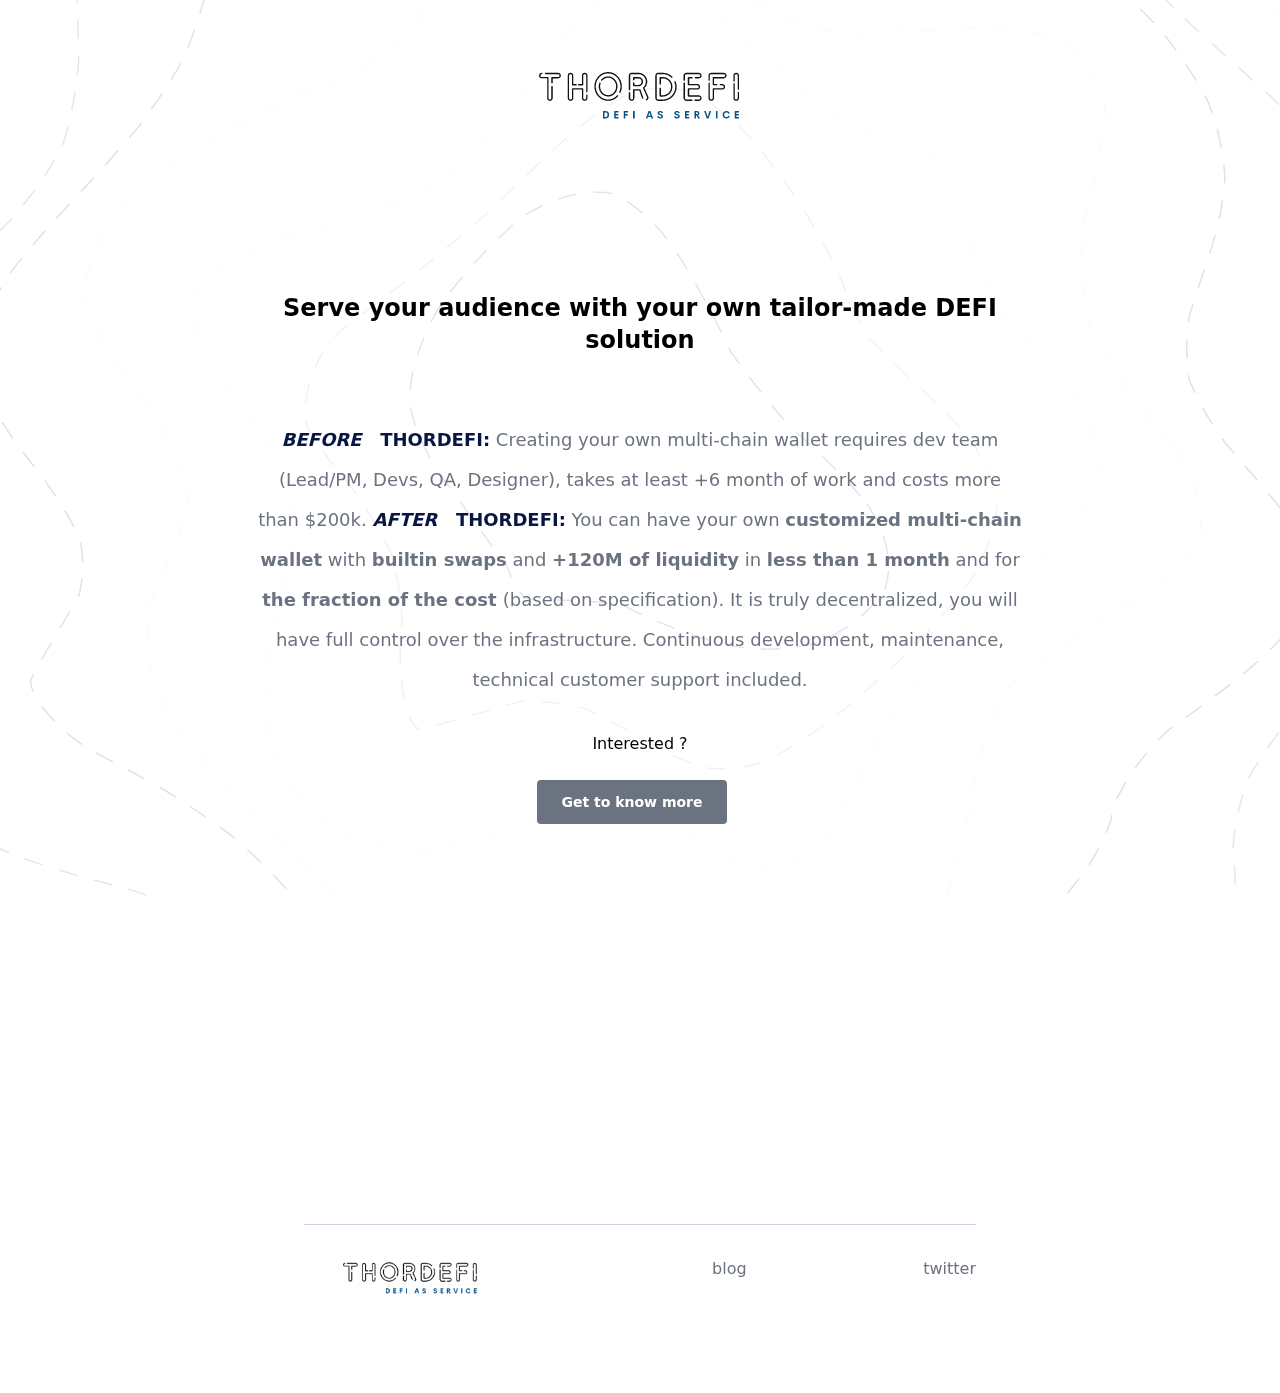
<file: index.html>
<!DOCTYPE html>
<html lang="en">
  <head>
    <meta charset="utf-8" />
    <meta name="viewport" content="width=device-width, initial-scale=1" />
    <title>ThorDEFI.dev </title>

		

		<link rel="stylesheet" href="/_app/assets/start-d977ffc4.css">
		<link rel="stylesheet" href="/_app/assets/pages/__layout.svelte-558f7139.css">
		<link rel="modulepreload" href="/_app/start-e0f2709d.js">
		<link rel="modulepreload" href="/_app/chunks/index-65b6e070.js">
		<link rel="modulepreload" href="/_app/chunks/preload-helper-e4860ae8.js">
		<link rel="modulepreload" href="/_app/chunks/index-df3fde4e.js">
		<link rel="modulepreload" href="/_app/pages/__layout.svelte-5cf5c168.js">
		<link rel="modulepreload" href="/_app/chunks/Image-891ae9a1.js">
		<link rel="modulepreload" href="/_app/pages/index.svelte-30a6a82a.js">
		<link rel="modulepreload" href="/_app/chunks/info-384129ab.js">

		<script type="module">
			import { start } from "/_app/start-e0f2709d.js";
			start({
				target: document.querySelector("#svelte"),
				paths: {"base":"","assets":""},
				session: {},
				route: true,
				spa: false,
				trailing_slash: "never",
				hydrate: {
					status: 200,
					error: null,
					nodes: [
						import("/_app/pages/__layout.svelte-5cf5c168.js"),
						import("/_app/pages/index.svelte-30a6a82a.js")
					],
					url: new URL("http://prerender/"),
					params: {}
				}
			});
		</script>
    <script async src="https://platform.twitter.com/widgets.js" charset="utf-8"></script>
    
    <script>
      let prefersLight = Boolean(window?.matchMedia('(prefers-color-scheme: light)').matches)
      console.log('app.html -> prefersLight = ', typeof prefersLight, prefersLight)
      // if key 'prefersLight' doesn't exists
      if (localStorage.getItem('prefersLight') === null) {
        localStorage.setItem('prefersLight', prefersLight)
      } else {
        prefersLight = Boolean(JSON.parse(localStorage.getItem('prefersLight')))
      }

      // // default to dark mode unless explicitly set preference to light
      if (prefersLight) {
        console.log('app.html -> prefersLight = ', typeof prefersLight, prefersLight)
        document.querySelector('html').classList.remove('dark')
      }
    </script>
  </head>

  <body class="relative transition-colors duration-100 ">
    <div
      class="fixed inset-0 -z-50 "
    ></div>
    <div id="svelte" class="z-0">
      


<div class=""><nav><div class="flex justify-between items-center"><button></button>
      <a class="text-gray-600 text-2xl leading-none mt-16" href="/"><img src="/thordefi-subtitle-dark.png" class=""></a>
      <button class="block navbar-burger text-gray-500 hover:text-gray-700 focus:outline-none"></button></div></nav>
  <div class="mt-20">

                    

              
<section class="py-20"><div class="container px-4 mx-auto"><div class="max-w-3xl mx-auto text-center"><h4 class="mt-2 mb-16 text-3xl lg:text-2xl font-bold font-heading" data-config-id="header">Serve your audience with your own tailor-made DEFI solution
</h4>
      <p class="mb-6 text-lg text-gray-500 leading-loose leading-10 " data-config-id="desc"><span><b><i>BEFORE</i>   THORDEFI: </b></span> Creating your own multi-chain wallet requires dev team (Lead/PM, Devs, QA, Designer), takes at least +6 month of work and costs more than $200k. 
        <span><b><i>AFTER</i>   THORDEFI: </b> </span>You can have your own <b>customized multi-chain wallet</b> with <b>builtin swaps</b> and <b>+120M of liquidity</b> in <b>less than 1 month</b> and for <b>the fraction of the cost </b>(based on specification). It is truly decentralized, you will have full control over the  infrastructure. Continuous development, maintenance, technical customer support included. 
        
      </p>
      <p class="mt-8">Interested ?
      </p>
      <div class="flex flex-wrap justify-center"><a class="inline-block w-full sm:w-auto px-6 py-2 mb-3 sm:mb-0 sm:mr-4 mt-6 text-sm text-white font-bold leading-loose bg-gray-500 hover:bg-gray-600 rounded transition duration-200" href="mailto:tell-me@thordefi.dev?subject=Tell me more about your products!">Get to know more</a>
        
          
        </div></div></div></section>

<footer class="flex flex-col justify-end max-w-2xl mx-auto w-full mb-8 mt-80"><hr class="w-full border-1 border-gray-200 dark:border-gray-800 mb-8">
  
  
  

  <div class="w-full max-w-2xl grid grid-cols-1 gap-4 pb-16 sm:grid-cols-3"><div class="flex flex-col space-y-4"><img src="/thordefi-subtitle-dark.png" class="object-scale-down h-10 md:inline-block"></div>
    <div class="flex flex-col space-y-4 justify-self-end"><a class="text-gray-500 hover:text-gray-600 transition" target="_blank" rel="noopener noreferrer" href="/posts">blog</a></div>
    <div class="flex flex-col space-y-4 justify-self-end"><a class="text-gray-500 hover:text-gray-600 transition" target="_blank" rel="noopener noreferrer" href="https://twitter.com/thordefi_dev">twitter</a></div></div></footer></div></div>

<script type="application/json" data-type="svelte-data" data-url="/posts.json?limit=2">{"status":200,"statusText":"","headers":{"content-type":"text/plain;charset=UTF-8"},"body":"[{\"title\":\"Transcription of THORSwap Q&A\",\"date\":\"2022-07-15\",\"slug\":\"2022-07-15-THORSwap-QandA\",\"isIndexFile\":true,\"component\":{},\"preview\":{\"html\":\"\u003Cp\u003E\u003Ca href=\\\"http:\u002F\u002Fthordefi.dev\u002Fposts\u002F2022-07-15-THORSwap-QandA\\\" rel=\\\"nofollow\\\"\u003E\u003Cimg src=\\\"\u002F_app\u002Fassets\u002Fintro-cf1fa761.png\\\" alt=\\\"header\\\"\u003E\u003C\u002Fa\u003E\\n\u003Ca href=\\\"https:\u002F\u002Ftwitter.com\u002FTHORSwap\u002Fstatus\u002F1547375369270923264\\\" rel=\\\"nofollow\\\"\u003Elisten yourself\u003C\u002Fa\u003E\u003C\u002Fp\u003E\",\"text\":\" listen yourself\"},\"readingTime\":\"61 min read\"}]"}</script>
    </div>

    <!-- this fixes a bug in chrome where animations trigger from unstyled to styled content on page load -->
    <!-- https://stackoverflow.com/a/42969257/6342734 -->
    <!-- prettier-ignore -->
    <script> </script>
  </body>
</html>
</file>
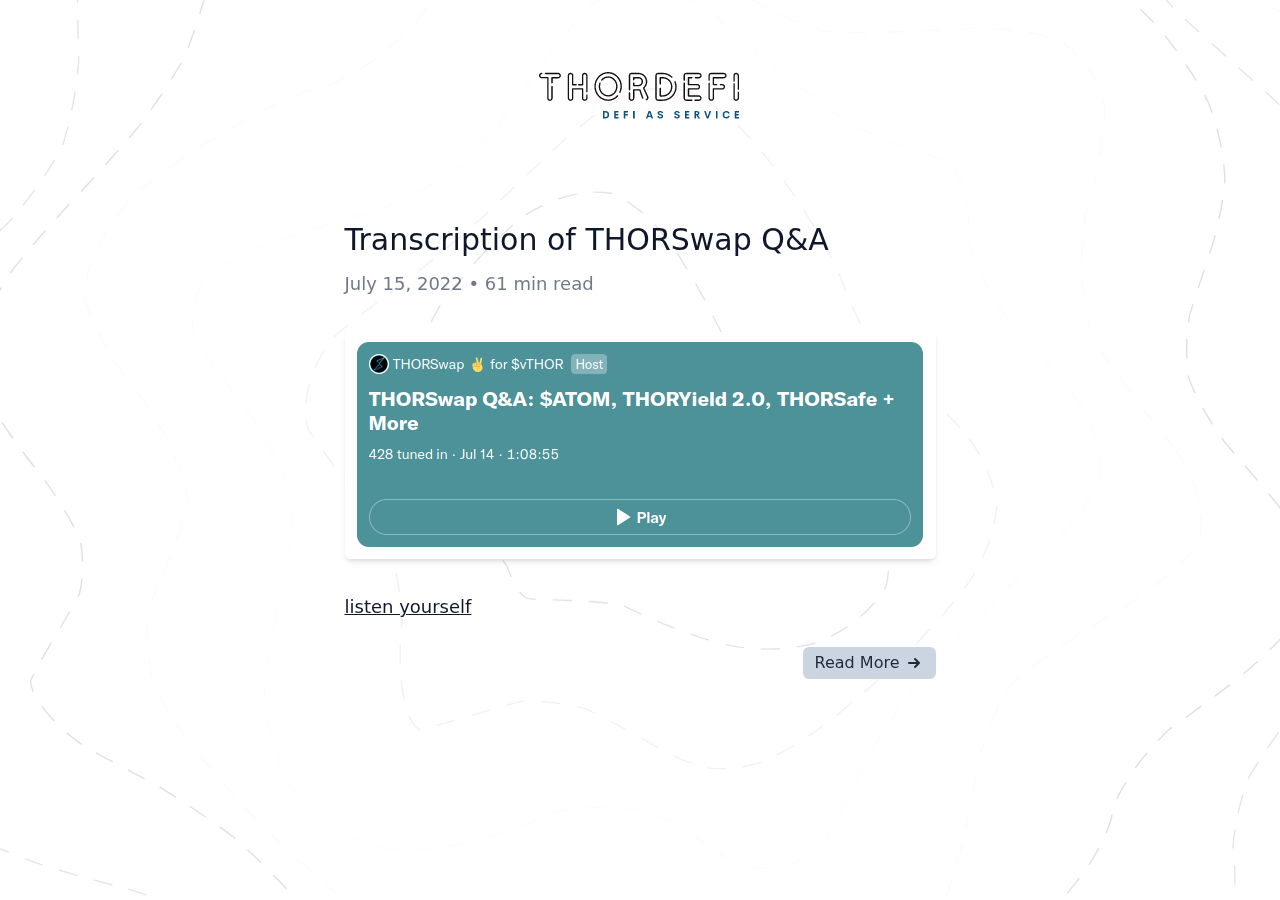
<file: posts/index.html>
<!DOCTYPE html>
<html lang="en">
  <head>
    <meta charset="utf-8" />
    <meta name="viewport" content="width=device-width, initial-scale=1" />
    <title>ThorDEFI.dev  | Posts</title>

		

		<link rel="stylesheet" href="/_app/assets/start-d977ffc4.css">
		<link rel="stylesheet" href="/_app/assets/pages/__layout.svelte-558f7139.css">
		<link rel="stylesheet" href="/_app/assets/ArrowLeftIcon-e43931b6.css">
		<link rel="modulepreload" href="/_app/start-e0f2709d.js">
		<link rel="modulepreload" href="/_app/chunks/index-65b6e070.js">
		<link rel="modulepreload" href="/_app/chunks/preload-helper-e4860ae8.js">
		<link rel="modulepreload" href="/_app/chunks/index-df3fde4e.js">
		<link rel="modulepreload" href="/_app/pages/__layout.svelte-5cf5c168.js">
		<link rel="modulepreload" href="/_app/chunks/Image-891ae9a1.js">
		<link rel="modulepreload" href="/_app/pages/posts/_...page_.svelte-b1229b57.js">
		<link rel="modulepreload" href="/_app/chunks/ArrowLeftIcon-9df81cff.js">
		<link rel="modulepreload" href="/_app/chunks/info-384129ab.js">

		<script type="module">
			import { start } from "/_app/start-e0f2709d.js";
			start({
				target: document.querySelector("#svelte"),
				paths: {"base":"","assets":""},
				session: {},
				route: true,
				spa: false,
				trailing_slash: "never",
				hydrate: {
					status: 200,
					error: null,
					nodes: [
						import("/_app/pages/__layout.svelte-5cf5c168.js"),
						import("/_app/pages/posts/_...page_.svelte-b1229b57.js")
					],
					url: new URL("http://prerender/posts"),
					params: {page:""}
				}
			});
		</script>
    <script async src="https://platform.twitter.com/widgets.js" charset="utf-8"></script>
    
    <script>
      let prefersLight = Boolean(window?.matchMedia('(prefers-color-scheme: light)').matches)
      console.log('app.html -> prefersLight = ', typeof prefersLight, prefersLight)
      // if key 'prefersLight' doesn't exists
      if (localStorage.getItem('prefersLight') === null) {
        localStorage.setItem('prefersLight', prefersLight)
      } else {
        prefersLight = Boolean(JSON.parse(localStorage.getItem('prefersLight')))
      }

      // // default to dark mode unless explicitly set preference to light
      if (prefersLight) {
        console.log('app.html -> prefersLight = ', typeof prefersLight, prefersLight)
        document.querySelector('html').classList.remove('dark')
      }
    </script>
  </head>

  <body class="relative transition-colors duration-100 ">
    <div
      class="fixed inset-0 -z-50 "
    ></div>
    <div id="svelte" class="z-0">
      


<div class=""><nav><div class="flex justify-between items-center"><button></button>
      <a class="text-gray-600 text-2xl leading-none mt-16" href="/"><img src="/thordefi-subtitle-dark.png" class=""></a>
      <button class="block navbar-burger text-gray-500 hover:text-gray-700 focus:outline-none"></button></div></nav>
  <div class="mt-20">

<div class="flex flex-col flex-grow"><div class="mx-auto flex-grow divide-y divide-slate-300 dark:divide-slate-700 max-w-2xl"><main class="prose prose-slate prose-sm sm:prose sm:prose-slate sm:prose-lg sm:max-w-none dark:prose-invert flex flex-col w-full max-w-2xl flex-grow py-4 px-4"><div class="py-8 first:pt-0"><div class="flex flex-col"><div><h2 class="!mt-0 !mb-2"><a href="/posts/2022-07-15-THORSwap-QandA">Transcription of THORSwap Q&amp;A</a></h2>
    <div class="opacity-70"><time>July 15, 2022</time>
      •
      <span>61 min read</span></div></div>
  <div class="flex-1"><!-- HTML_TAG_START --><p><a href="http://thordefi.dev/posts/2022-07-15-THORSwap-QandA" rel="nofollow"><img src="/_app/assets/intro-cf1fa761.png" alt="header"></a>
<a href="https://twitter.com/THORSwap/status/1547375369270923264" rel="nofollow">listen yourself</a></p><!-- HTML_TAG_END --></div>
  
    <div class="flex justify-end w-full"><div class="not-prose"><a href="/posts/2022-07-15-THORSwap-QandA" class="block text-slate-800 dark:text-slate-200 dark:text-opacity-90 rounded-md no-underline   medium  raised svelte-1ek0vi"><div class="flex items-center space-x-1">
      <span>Read More</span>
      
        <svg xmlns="http://www.w3.org/2000/svg" viewBox="0 0 20 20" fill="currentColor" class="h-5 w-5"><path fill-rule="evenodd" d="M10.293 5.293a1 1 0 011.414 0l4 4a1 1 0 010 1.414l-4 4a1 1 0 01-1.414-1.414L12.586 11H5a1 1 0 110-2h7.586l-2.293-2.293a1 1 0 010-1.414z" clip-rule="evenodd"></path></svg>
      </div></a>
</div></div>
  </div>
      </div></main></div>

  
  <div class="flex visible items-center justify-between pt-8 opacity-70"><div></div>

    </div></div></div></div>

<script type="application/json" data-type="svelte-data" data-url="/posts.json?page=1&limit=10">{"status":200,"statusText":"","headers":{"content-type":"text/plain;charset=UTF-8"},"body":"[{\"title\":\"Transcription of THORSwap Q&A\",\"date\":\"2022-07-15\",\"slug\":\"2022-07-15-THORSwap-QandA\",\"isIndexFile\":true,\"component\":{},\"preview\":{\"html\":\"\u003Cp\u003E\u003Ca href=\\\"http:\u002F\u002Fthordefi.dev\u002Fposts\u002F2022-07-15-THORSwap-QandA\\\" rel=\\\"nofollow\\\"\u003E\u003Cimg src=\\\"\u002F_app\u002Fassets\u002Fintro-cf1fa761.png\\\" alt=\\\"header\\\"\u003E\u003C\u002Fa\u003E\\n\u003Ca href=\\\"https:\u002F\u002Ftwitter.com\u002FTHORSwap\u002Fstatus\u002F1547375369270923264\\\" rel=\\\"nofollow\\\"\u003Elisten yourself\u003C\u002Fa\u003E\u003C\u002Fp\u003E\",\"text\":\" listen yourself\"},\"readingTime\":\"61 min read\"}]"}</script>
    </div>

    <!-- this fixes a bug in chrome where animations trigger from unstyled to styled content on page load -->
    <!-- https://stackoverflow.com/a/42969257/6342734 -->
    <!-- prettier-ignore -->
    <script> </script>
  </body>
</html>
</file>
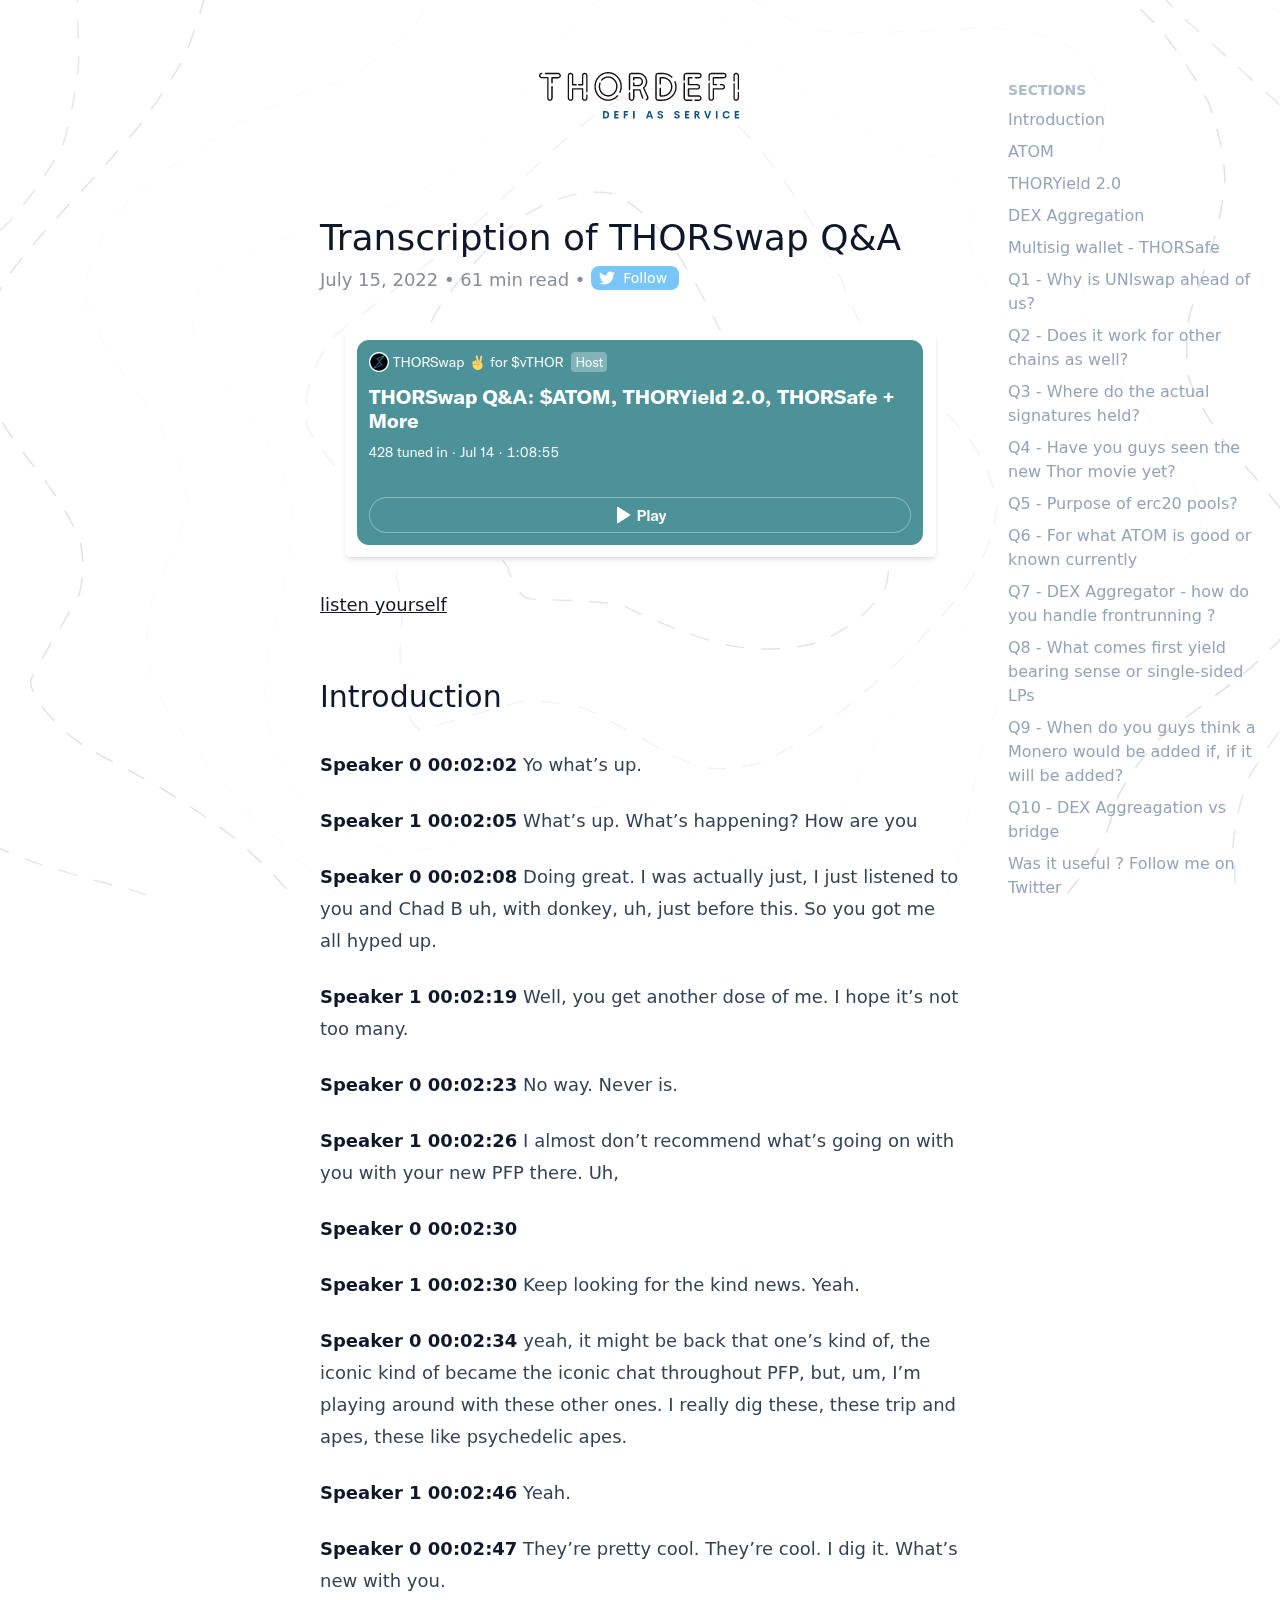
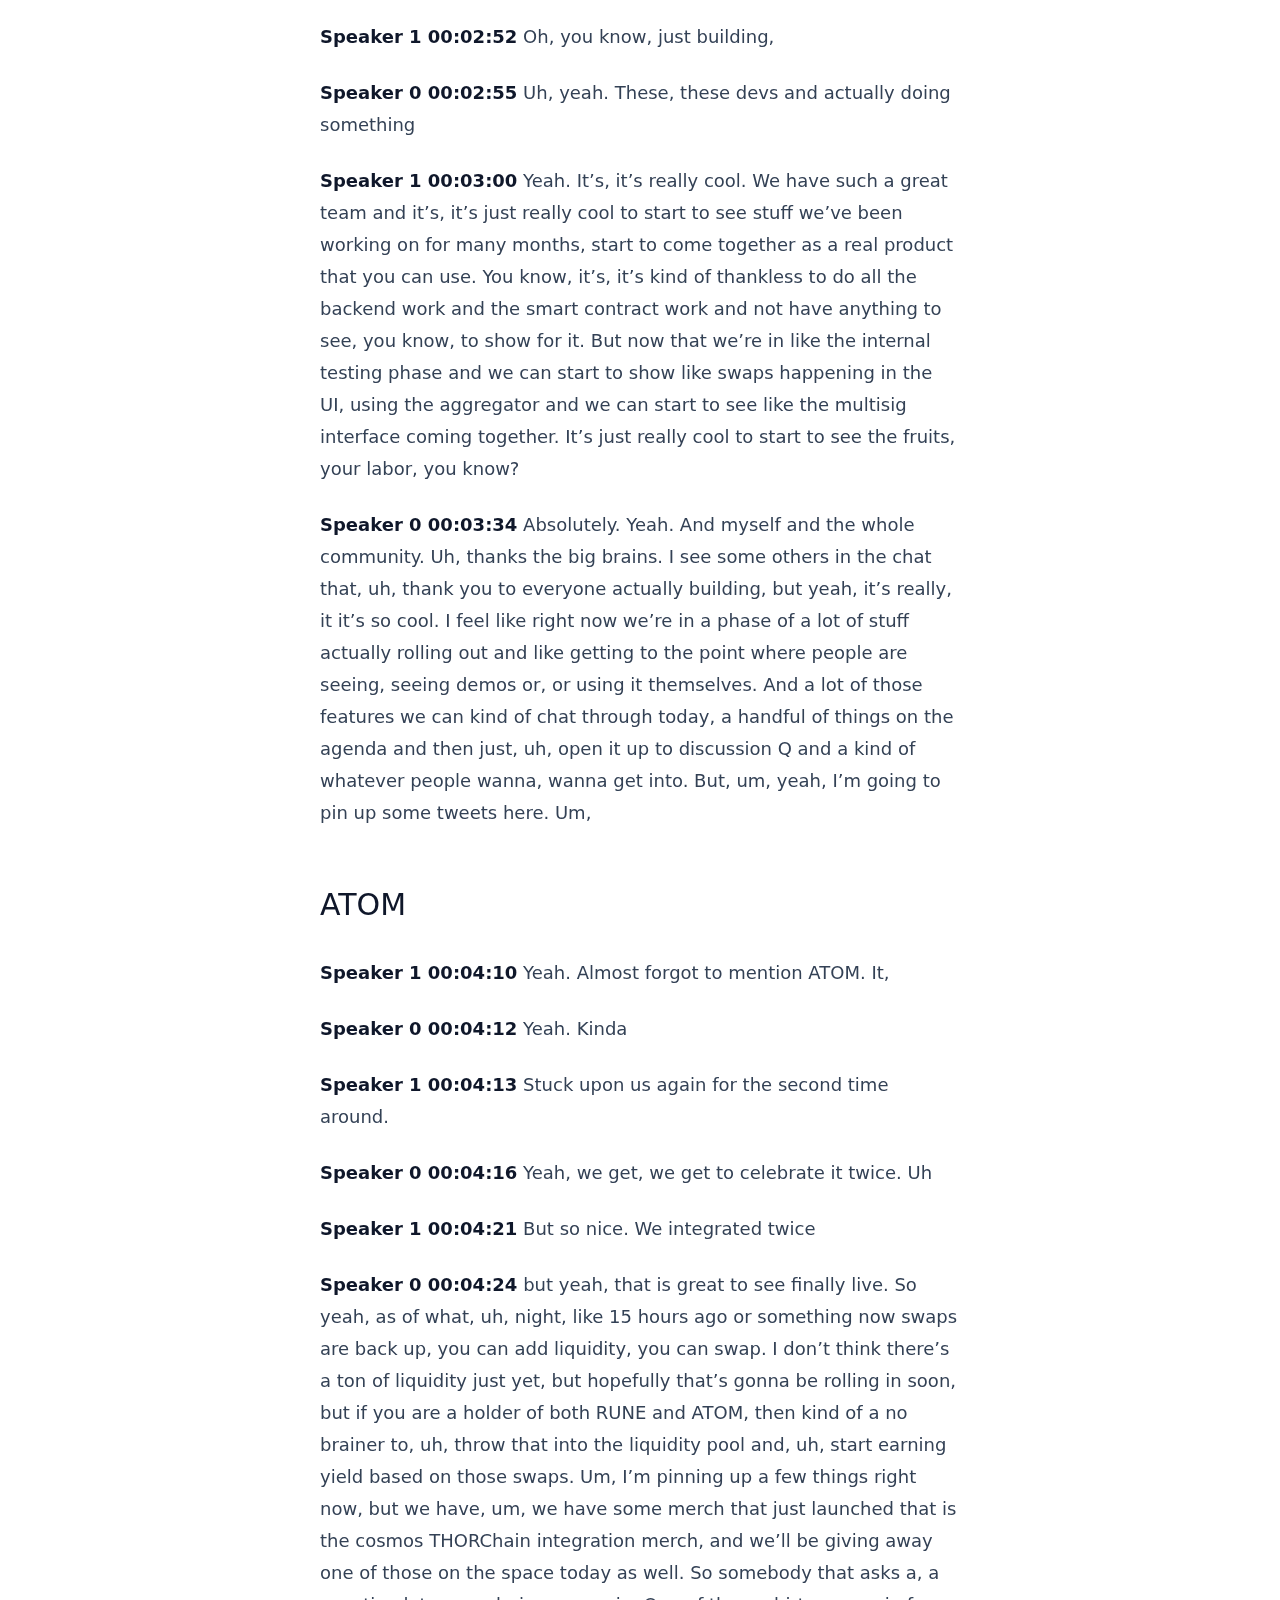
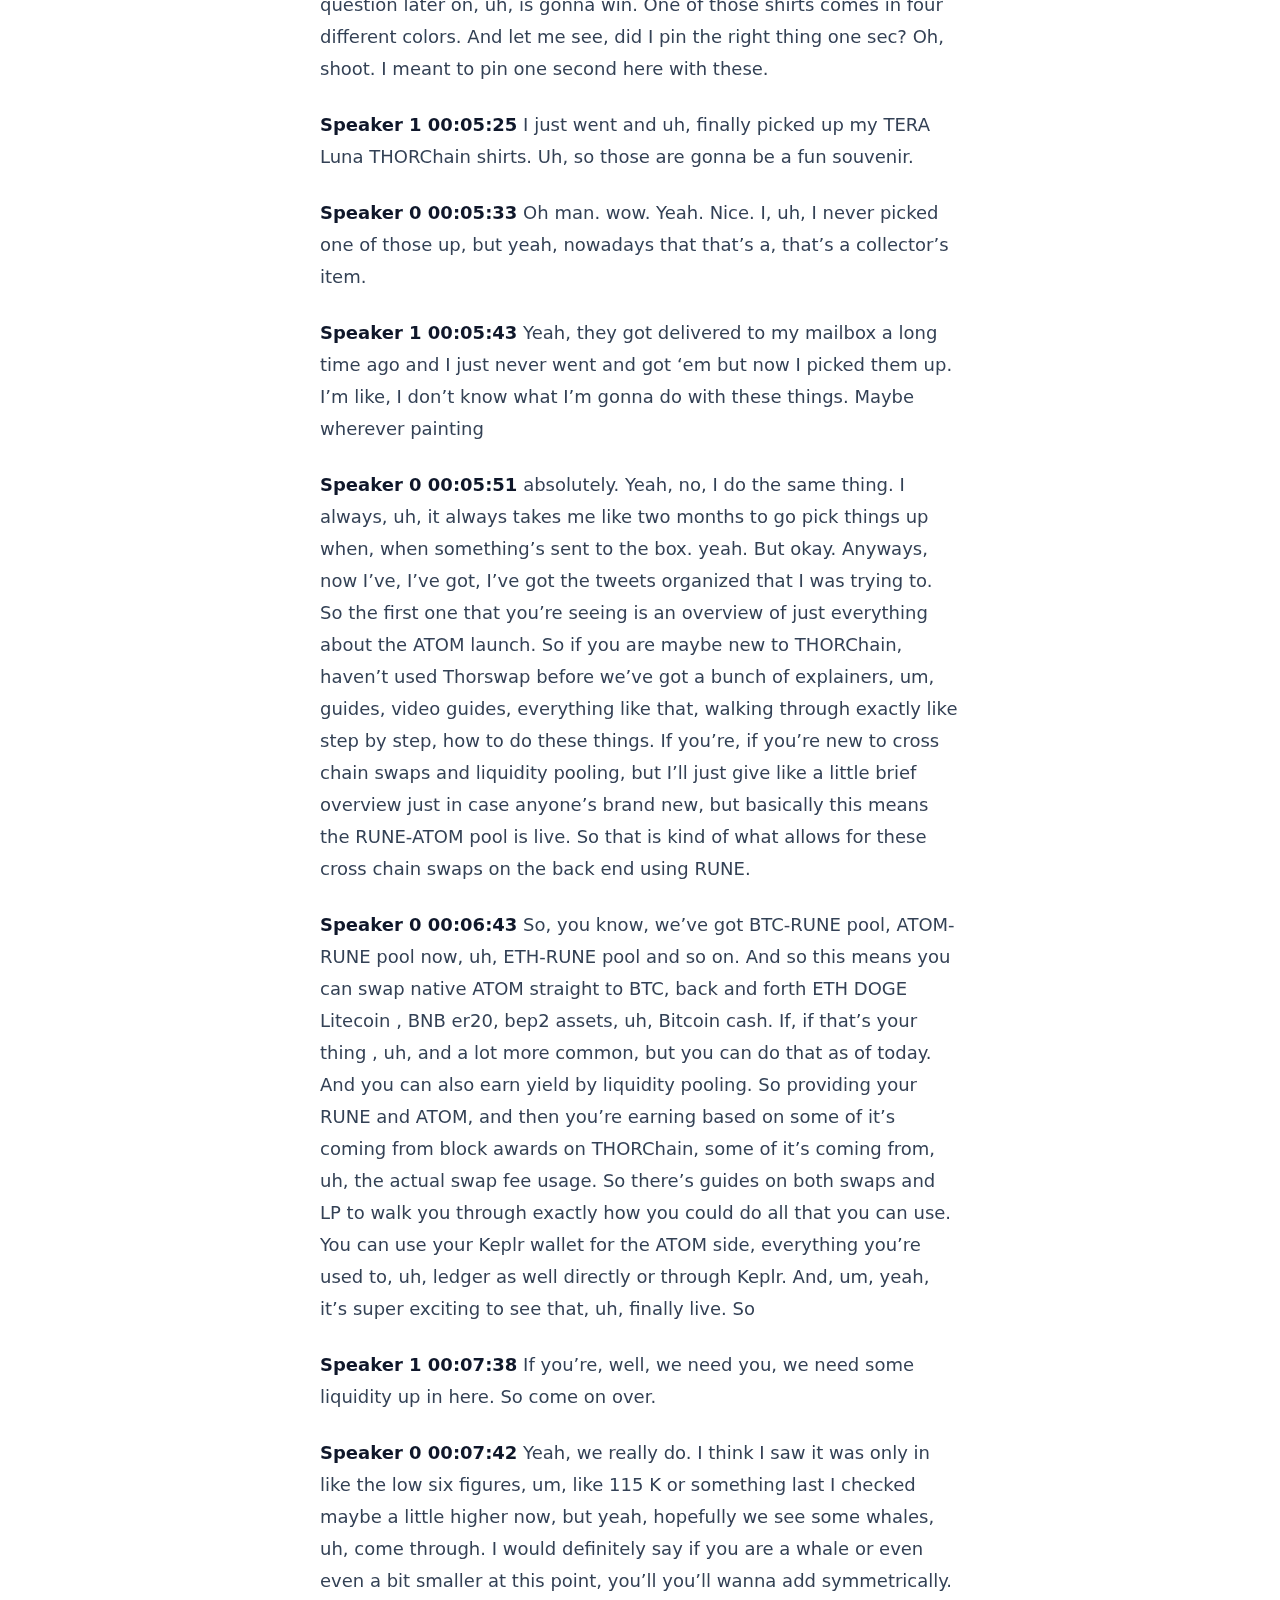
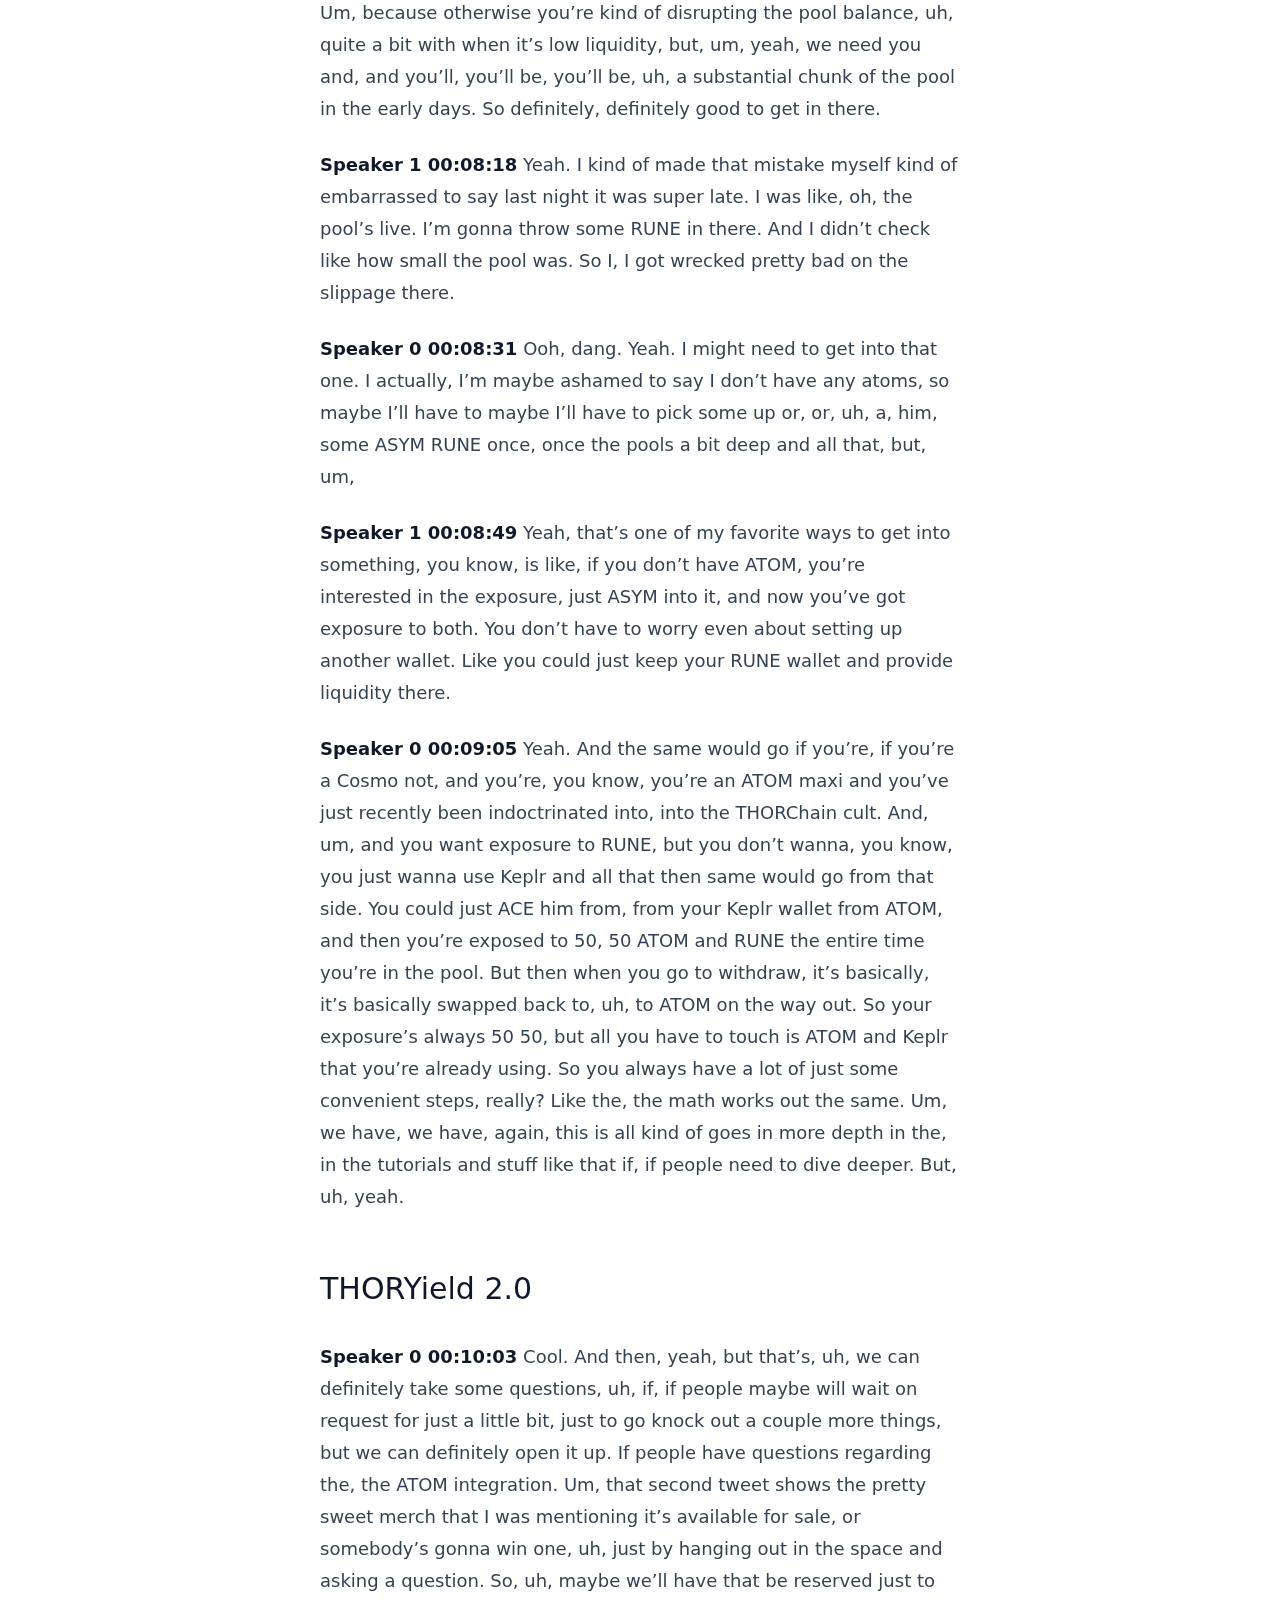
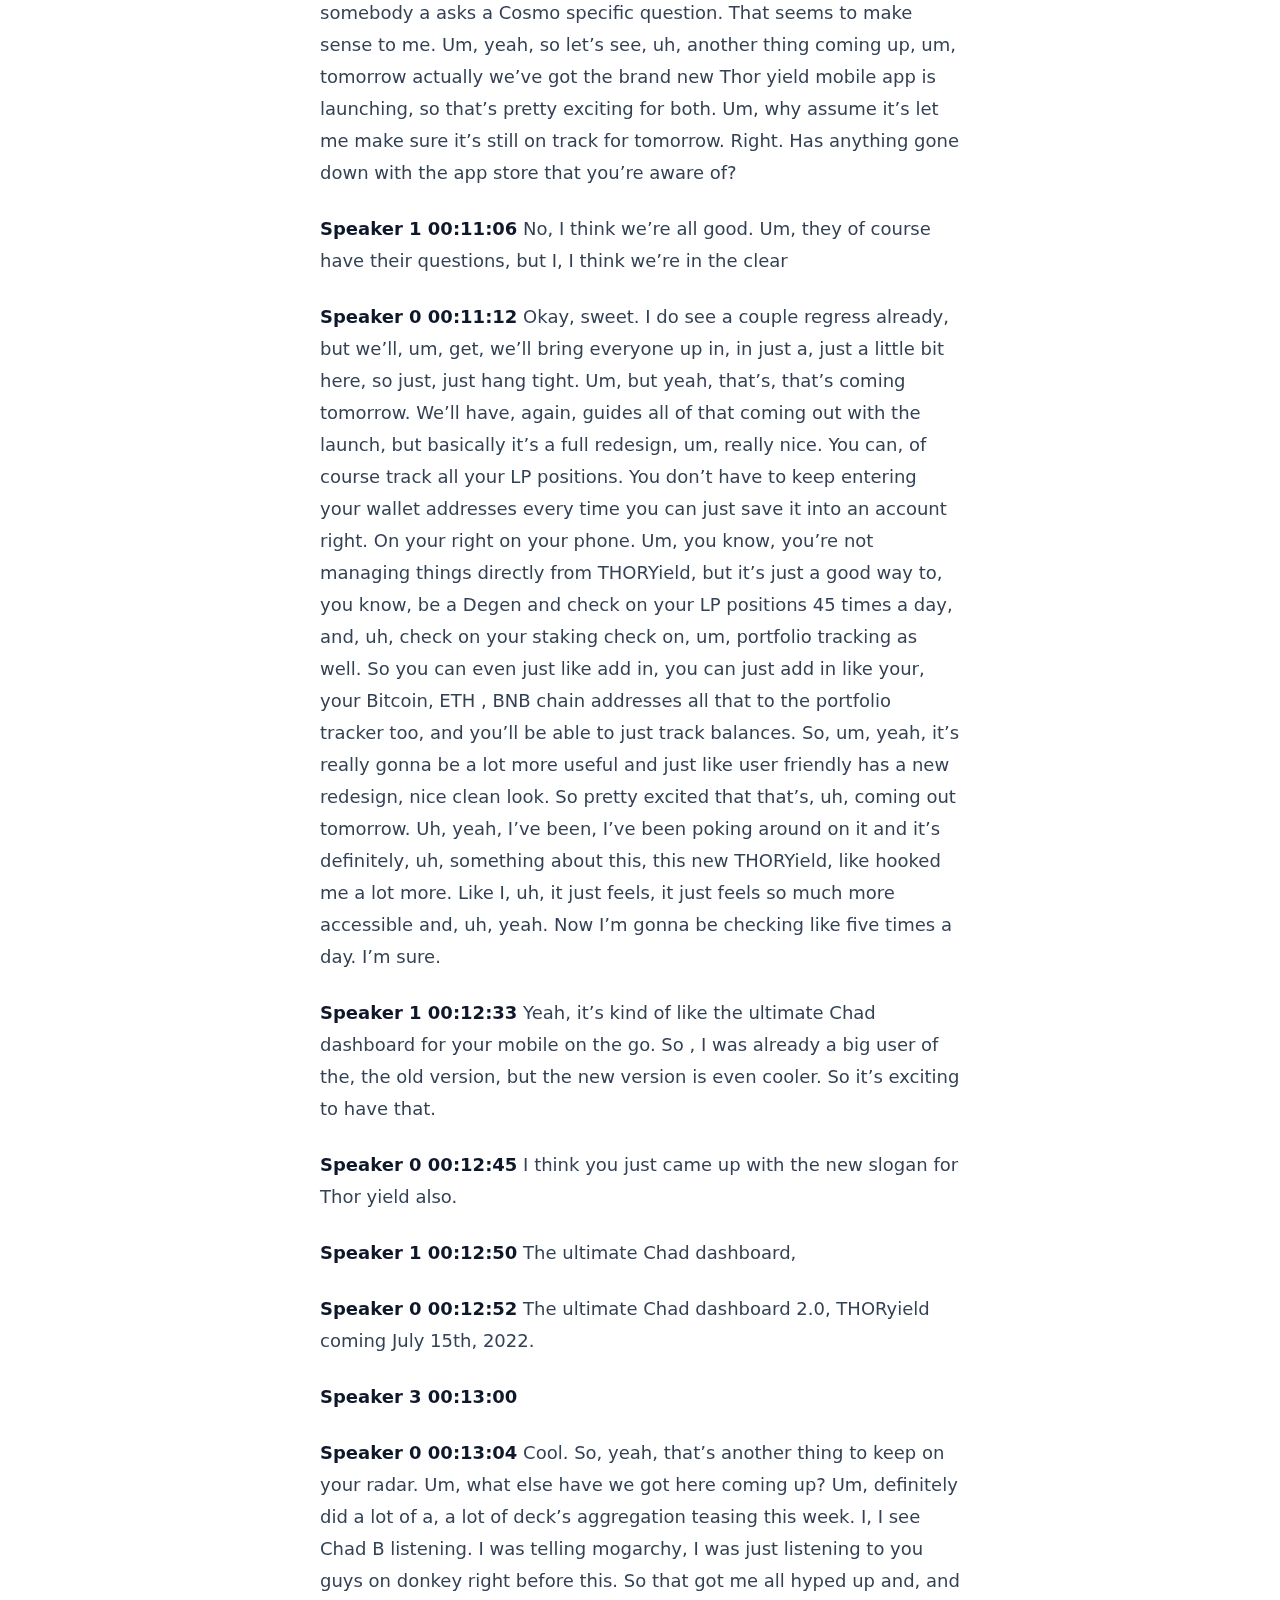
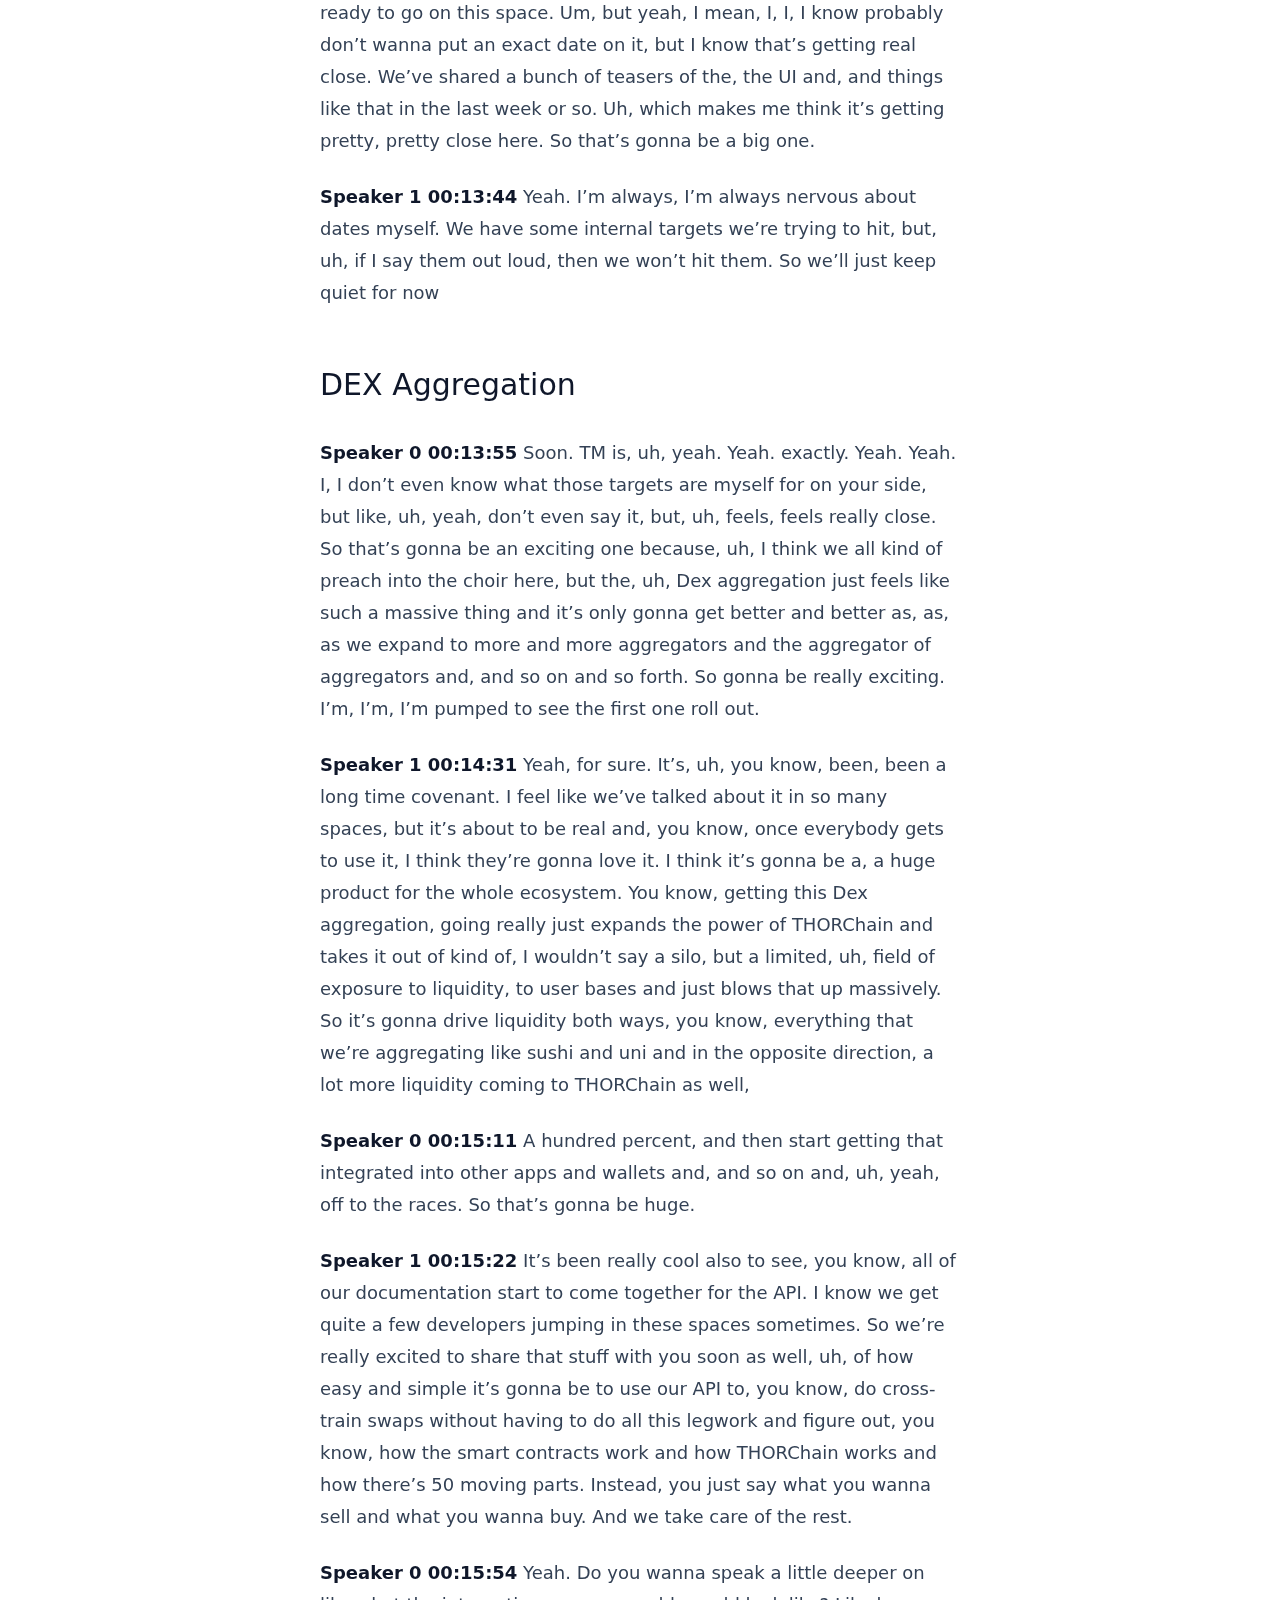
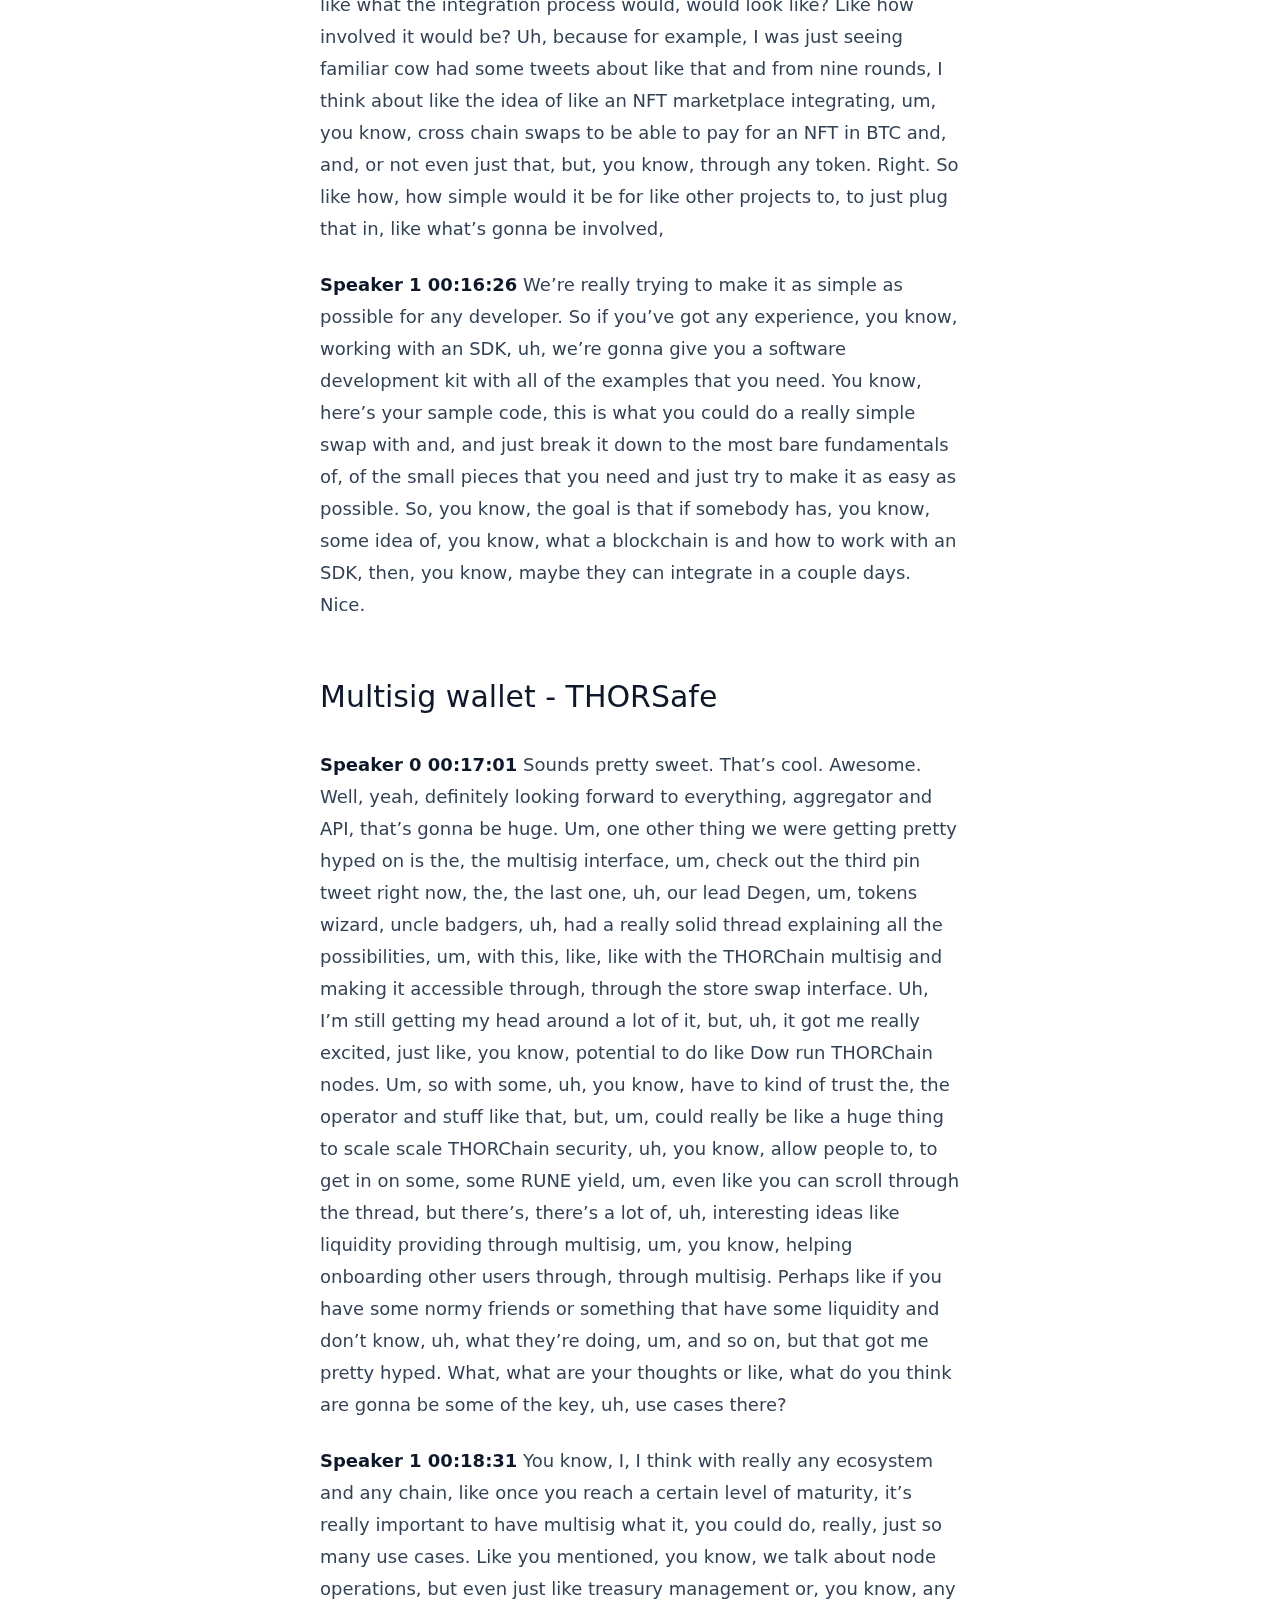
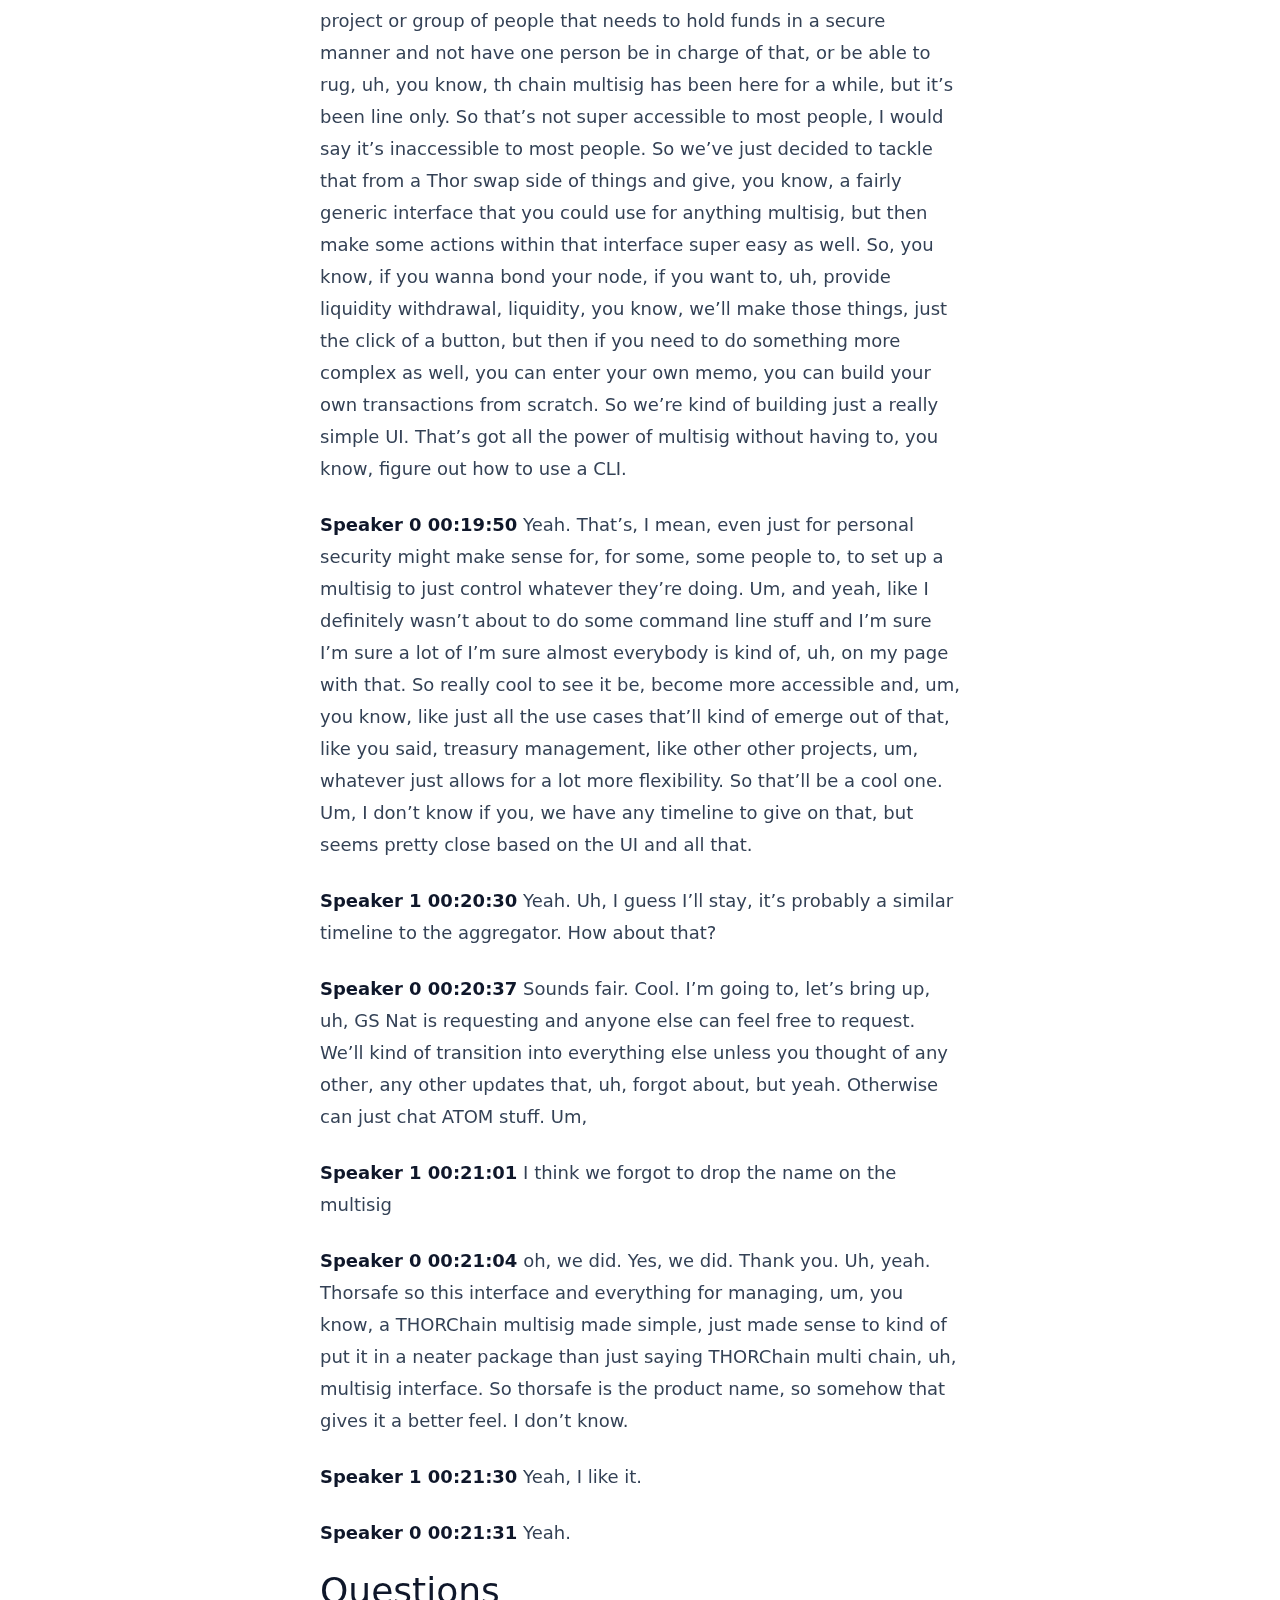
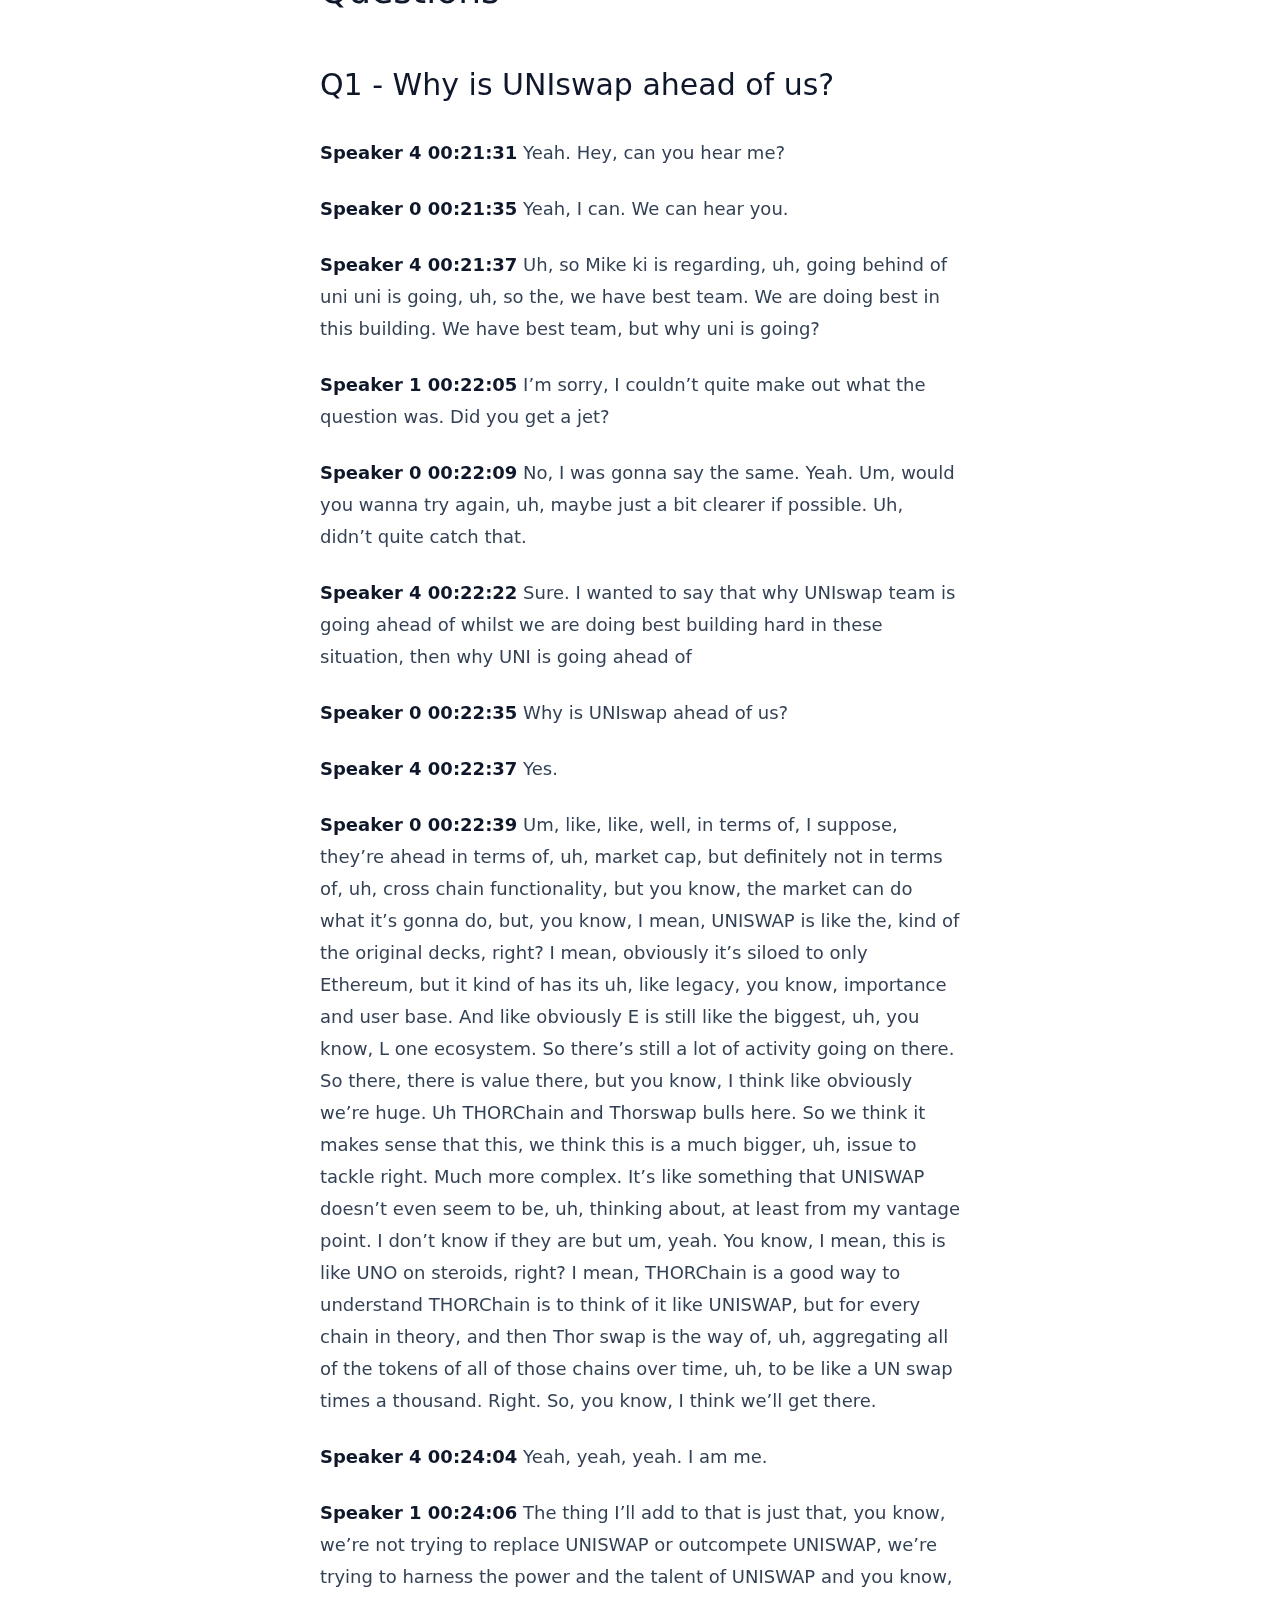
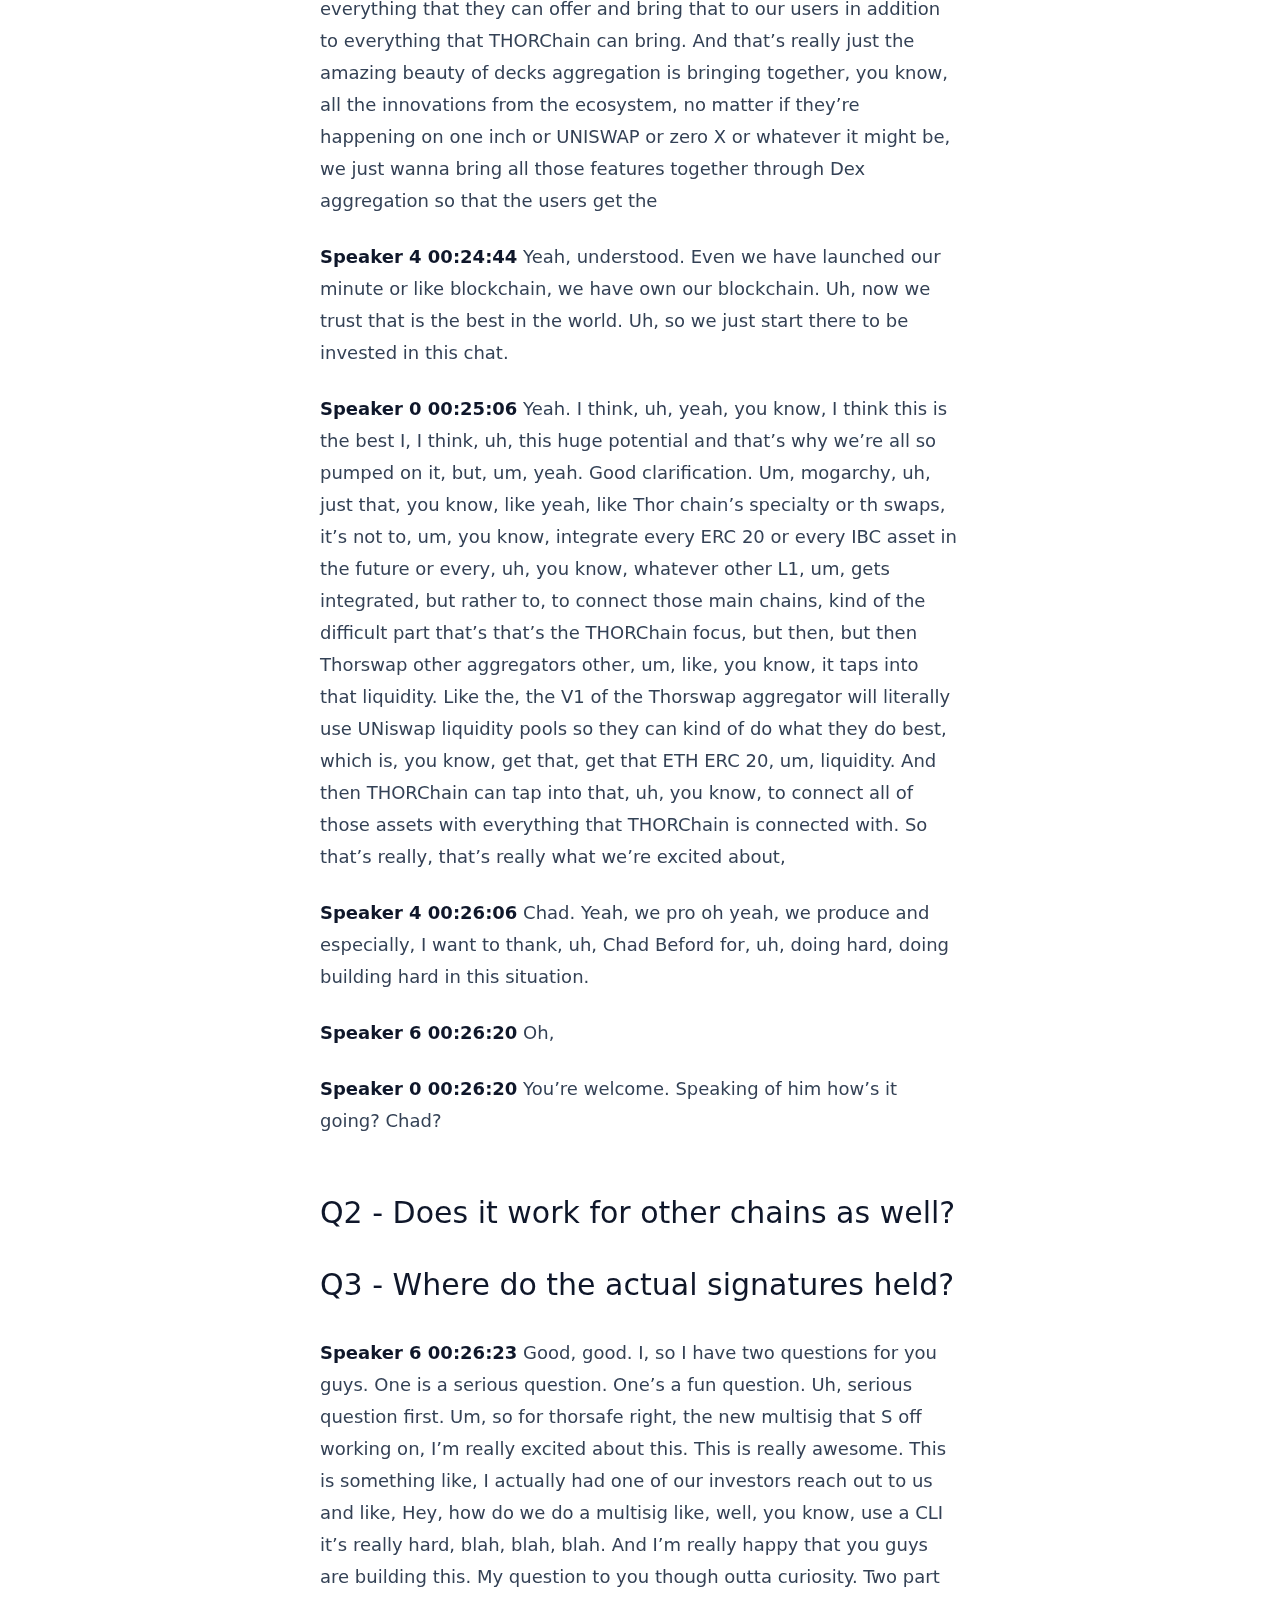
<file: posts/2022-07-15-THORSwap-QandA/index.html>
<!DOCTYPE html>
<html lang="en">
  <head>
    <meta charset="utf-8" />
    <meta name="viewport" content="width=device-width, initial-scale=1" />
    <title>Transcription of THORSwap Q&amp;A</title><meta name="description" content=" listen yourself" data-svelte="svelte-xeigh5"><meta name="author" content="ThorDEFI.dev " data-svelte="svelte-xeigh5"><meta property="og:url" content="https://thordefi.dev/2022-07-15-THORSwap-QandA" data-svelte="svelte-xeigh5"><meta property="og:type" content="website" data-svelte="svelte-xeigh5"><meta property="og:title" content="Transcription of THORSwap Q&amp;A" data-svelte="svelte-xeigh5"><meta property="og:description" content=" listen yourself" data-svelte="svelte-xeigh5"><meta property="og:image" content="https://og-image.vercel.app/**Transcription%20of%20THORSwap%20Q%26A**?theme=light&amp;md=1&amp;fontSize=100px&amp;images=https%3A%2F%2Fassets.vercel.com%2Fimage%2Fupload%2Ffront%2Fassets%2Fdesign%2Fhyper-color-logo.svg" data-svelte="svelte-xeigh5"><meta name="twitter:card" content="summary_large_image" data-svelte="svelte-xeigh5"><meta property="twitter:domain" content="https://thordefi.dev" data-svelte="svelte-xeigh5"><meta property="twitter:url" content="https://thordefi.dev/2022-07-15-THORSwap-QandA" data-svelte="svelte-xeigh5"><meta name="twitter:title" content="Transcription of THORSwap Q&amp;A" data-svelte="svelte-xeigh5"><meta name="twitter:description" content=" listen yourself" data-svelte="svelte-xeigh5"><meta name="twitter:image" content="https://og-image.vercel.app/**Transcription%20of%20THORSwap%20Q%26A**?theme=light&amp;md=1&amp;fontSize=100px&amp;images=https%3A%2F%2Fassets.vercel.com%2Fimage%2Fupload%2Ffront%2Fassets%2Fdesign%2Fhyper-color-logo.svg" data-svelte="svelte-xeigh5">

		

		<link rel="stylesheet" href="/_app/assets/start-d977ffc4.css">
		<link rel="stylesheet" href="/_app/assets/pages/__layout.svelte-558f7139.css">
		<link rel="stylesheet" href="/_app/assets/_slug_-5f60a2b4.css">
		<link rel="stylesheet" href="/_app/assets/ArrowLeftIcon-e43931b6.css">
		<link rel="modulepreload" href="/_app/start-e0f2709d.js">
		<link rel="modulepreload" href="/_app/chunks/index-65b6e070.js">
		<link rel="modulepreload" href="/_app/chunks/preload-helper-e4860ae8.js">
		<link rel="modulepreload" href="/_app/chunks/index-df3fde4e.js">
		<link rel="modulepreload" href="/_app/pages/__layout.svelte-5cf5c168.js">
		<link rel="modulepreload" href="/_app/chunks/Image-891ae9a1.js">
		<link rel="modulepreload" href="/_app/pages/posts/_slug_.svelte-03a2f7b5.js">
		<link rel="modulepreload" href="/_app/chunks/_slug_-5a967857.js">
		<link rel="modulepreload" href="/_app/chunks/ArrowLeftIcon-9df81cff.js">
		<link rel="modulepreload" href="/_app/chunks/info-384129ab.js">

		<script type="module">
			import { start } from "/_app/start-e0f2709d.js";
			start({
				target: document.querySelector("#svelte"),
				paths: {"base":"","assets":""},
				session: {},
				route: true,
				spa: false,
				trailing_slash: "never",
				hydrate: {
					status: 200,
					error: null,
					nodes: [
						import("/_app/pages/__layout.svelte-5cf5c168.js"),
						import("/_app/pages/posts/_slug_.svelte-03a2f7b5.js")
					],
					url: new URL("http://prerender/posts/2022-07-15-THORSwap-QandA"),
					params: {slug:"2022-07-15-THORSwap-QandA"}
				}
			});
		</script>
    <script async src="https://platform.twitter.com/widgets.js" charset="utf-8"></script>
    
    <script>
      let prefersLight = Boolean(window?.matchMedia('(prefers-color-scheme: light)').matches)
      console.log('app.html -> prefersLight = ', typeof prefersLight, prefersLight)
      // if key 'prefersLight' doesn't exists
      if (localStorage.getItem('prefersLight') === null) {
        localStorage.setItem('prefersLight', prefersLight)
      } else {
        prefersLight = Boolean(JSON.parse(localStorage.getItem('prefersLight')))
      }

      // // default to dark mode unless explicitly set preference to light
      if (prefersLight) {
        console.log('app.html -> prefersLight = ', typeof prefersLight, prefersLight)
        document.querySelector('html').classList.remove('dark')
      }
    </script>
  </head>

  <body class="relative transition-colors duration-100 ">
    <div
      class="fixed inset-0 -z-50 "
    ></div>
    <div id="svelte" class="z-0">
      


<div class=""><nav><div class="flex justify-between items-center"><button></button>
      <a class="text-gray-600 text-2xl leading-none mt-16" href="/"><img src="/thordefi-subtitle-dark.png" class=""></a>
      <button class="block navbar-burger text-gray-500 hover:text-gray-700 focus:outline-none"></button></div></nav>
  <div class="mt-20">


<div class="flex flex-col min-h-screen"><div class="mx-auto flex flex-col flex-grow w-full max-w-2xl"><main class="prose prose-slate prose-sm sm:prose sm:prose-slate sm:prose-lg sm:max-w-none dark:prose-invert flex flex-col w-full max-w-2xl flex-grow py-4 px-4"><article class="relative"><h1 class="!mt-0 !mb-2"><a class="!font-medium" href="/posts/2022-07-15-THORSwap-QandA">Transcription of THORSwap Q&amp;A</a></h1>
  <div class="opacity-60"><time datetime="2022-07-14T22:00:00.000Z">July 15, 2022</time>
    •
    <span>61 min read</span>
    •

    <span class=""><a href="https://twitter.com/thordefi_dev?ref_src=twsrc%5Etfw"><button type="button" class="text-white bg-[#1da1f2] hover:bg-[#1da1f2]/90 focus:ring-4 focus:outline-none focus:ring-[#1da1f2]/50 font-medium rounded-lg text-sm px-3 py-0.5 text-center inline-flex items-center dark:focus:ring-[#1da1f2]/55 mr-2 mb-2"><svg class="mr-2 -ml-1 w-4 h-4" aria-hidden="true" focusable="false" data-prefix="fab" data-icon="twitter" role="img" xmlns="http://www.w3.org/2000/svg" viewBox="0 0 512 512"><path fill="currentColor" d="M459.4 151.7c.325 4.548 .325 9.097 .325 13.65 0 138.7-105.6 298.6-298.6 298.6-59.45 0-114.7-17.22-161.1-47.11 8.447 .974 16.57 1.299 25.34 1.299 49.06 0 94.21-16.57 130.3-44.83-46.13-.975-84.79-31.19-98.11-72.77 6.498 .974 12.99 1.624 19.82 1.624 9.421 0 18.84-1.3 27.61-3.573-48.08-9.747-84.14-51.98-84.14-102.1v-1.299c13.97 7.797 30.21 12.67 47.43 13.32-28.26-18.84-46.78-51.01-46.78-87.39 0-19.49 5.197-37.36 14.29-52.95 51.65 63.67 129.3 105.3 216.4 109.8-1.624-7.797-2.599-15.92-2.599-24.04 0-57.83 46.78-104.9 104.9-104.9 30.21 0 57.5 12.67 76.67 33.14 23.72-4.548 46.46-13.32 66.6-25.34-7.798 24.37-24.37 44.83-46.13 57.83 21.12-2.273 41.58-8.122 60.43-16.24-14.29 20.79-32.16 39.31-52.63 54.25z"></path></svg>
      Follow
    </button></a></span></div>

  <div class="relative">
    <p><a href="http://thordefi.dev/posts/2022-07-15-THORSwap-QandA" rel="nofollow"><img src="/_app/assets/intro-cf1fa761.png" alt="header"></a>
<a href="https://twitter.com/THORSwap/status/1547375369270923264" rel="nofollow">listen yourself</a></p>
<h2 id="introduction"><a href="#introduction">Introduction</a></h2>
<p><strong>Speaker 0    00:02:02</strong>    Yo what’s up.  </p>
<p><strong>Speaker 1    00:02:05</strong>    What’s up. What’s happening? How are you  </p>
<p><strong>Speaker 0    00:02:08</strong>    Doing great. I was actually just, I just listened to you and Chad B uh, with donkey, uh, just before this. So you got me all hyped up. <laugh></laugh></p>
<p><strong>Speaker 1    00:02:19</strong>    Well, you get another dose of me. I hope it’s not too many.  </p>
<p><strong>Speaker 0    00:02:23</strong>    No way. Never is. <laugh></laugh></p>
<p><strong>Speaker 1    00:02:26</strong>    I almost don’t recommend what’s going on with you with your new PFP there. Uh,  </p>
<p><strong>Speaker 0    00:02:30</strong>    <laugh></laugh></p>
<p><strong>Speaker 1    00:02:30</strong>    Keep looking for the kind news. Yeah.  </p>
<p><strong>Speaker 0    00:02:34</strong>    <laugh>yeah, it might be back that one’s kind of, the iconic kind of became the iconic chat throughout PFP, but, um, I’m playing around with these other ones. I really dig these, these trip and apes, these like psychedelic apes.  </laugh></p>
<p><strong>Speaker 1    00:02:46</strong>    Yeah.  </p>
<p><strong>Speaker 0    00:02:47</strong>    They’re pretty cool. They’re cool. I dig it. What’s new with you.  </p>
<p><strong>Speaker 1    00:02:52</strong>    Oh, you know, just building,  </p>
<p><strong>Speaker 0    00:02:55</strong>    Uh, yeah. These, these devs and actually doing something <laugh></laugh></p>
<p><strong>Speaker 1    00:03:00</strong>    Yeah. It’s, it’s really cool. We have such a great team and it’s, it’s just really cool to start to see stuff we’ve been working on for many months, start to come together as a real product that you can use. You know, it’s, it’s kind of thankless to do all the backend work and the smart contract work and not have anything to see, you know, to show for it. But now that we’re in like the internal testing phase and we can start to show like swaps happening in the UI, using the aggregator and we can start to see like the multisig interface coming together. It’s just really cool to start to see the fruits, your labor, you know?  </p>
<p><strong>Speaker 0    00:03:34</strong>    Absolutely. Yeah. And myself and the whole community. Uh, thanks the big brains. I see some others in the chat that, uh, thank you to everyone actually building, but yeah, it’s really, it it’s so cool. I feel like right now we’re in a phase of a lot of stuff actually rolling out and like getting to the point where people are seeing, seeing demos or, or using it themselves. And a lot of those features we can kind of chat through today, a handful of things on the agenda and then just, uh, open it up to discussion Q and a kind of whatever people wanna, wanna get into. But, um, yeah, I’m going to pin up some tweets here. Um,  </p>
<h2 id="atom"><a href="#atom">ATOM</a></h2>
<p><strong>Speaker 1    00:04:10</strong>    Yeah. Almost forgot to mention ATOM. It,  </p>
<p><strong>Speaker 0    00:04:12</strong>    Yeah. Kinda  </p>
<p><strong>Speaker 1    00:04:13</strong>    Stuck upon us again for the second time around.  </p>
<p><strong>Speaker 0    00:04:16</strong>    Yeah, we get, we get to celebrate it twice. Uh <laugh></laugh></p>
<p><strong>Speaker 1    00:04:21</strong>    But so nice. We integrated twice  </p>
<p><strong>Speaker 0    00:04:24</strong>    <laugh>but yeah, that is great to see finally live. So yeah, as of what, uh, night, like 15 hours ago or something now swaps are back up, you can add liquidity, you can swap. I don’t think there’s a ton of liquidity just yet, but hopefully that’s gonna be rolling in soon, but if you are a holder of both RUNE and ATOM, then kind of a no brainer to, uh, throw that into the liquidity pool and, uh, start earning yield based on those swaps. Um, I’m pinning up a few things right now, but we have, um, we have some merch that just launched that is the cosmos THORChain integration merch, and we’ll be giving away one of those on the space today as well. So somebody that asks a, a question later on, uh, is gonna win. One of those shirts comes in four different colors. And let me see, did I pin the right thing one sec? Oh, shoot. I meant to pin one second here with these.  </laugh></p>
<p><strong>Speaker 1    00:05:25</strong>    I just went and uh, finally picked up my TERA Luna THORChain shirts. Uh, so those are gonna be a fun souvenir.  </p>
<p><strong>Speaker 0    00:05:33</strong>    Oh man. <laugh>wow. Yeah. Nice. I, uh, I never picked one of those up, but yeah, nowadays that that’s a, that’s a collector’s item. <laugh></laugh></laugh></p>
<p><strong>Speaker 1    00:05:43</strong>    Yeah, they got delivered to my mailbox a long time ago and I just never went and got ‘em but now I picked them up. I’m like, I don’t know what I’m gonna do with these things. Maybe wherever painting  </p>
<p><strong>Speaker 0    00:05:51</strong>    <laugh>absolutely. Yeah, no, I do the same thing. I always, uh, it always takes me like two months to go pick things up when, when something’s sent to the box. <laugh>yeah. But okay. Anyways, now I’ve, I’ve got, I’ve got the tweets organized that I was trying to. So the first one that you’re seeing is an overview of just everything about the ATOM launch. So if you are maybe new to THORChain, haven’t used Thorswap before we’ve got a bunch of explainers, um, guides, video guides, everything like that, walking through exactly like step by step, how to do these things. If you’re, if you’re new to cross chain swaps and liquidity pooling, but I’ll just give like a little brief overview just in case anyone’s brand new, but basically this means the RUNE-ATOM pool is live. So that is kind of what allows for these cross chain swaps on the back end using RUNE.  </laugh></laugh></p>
<p><strong>Speaker 0    00:06:43</strong>    So, you know, we’ve got BTC-RUNE pool, ATOM-RUNE pool now, uh, ETH-RUNE pool and so on. And so this means you can swap native ATOM straight to BTC, back and forth ETH DOGE  Litecoin , BNB er20, bep2 assets, uh, Bitcoin cash. If, if that’s your thing <laugh>, uh, and a lot more common, but you can do that as of today. And you can also earn yield by liquidity pooling. So providing your RUNE and ATOM, and then you’re earning based on some of it’s coming from block awards on THORChain, some of it’s coming from, uh, the actual swap fee usage. So there’s guides on both swaps and LP to walk you through exactly how you could do all that you can use. You can use your Keplr wallet for the ATOM side, everything you’re used to, uh, ledger as well directly or through Keplr. And, um, yeah, it’s super exciting to see that, uh, finally live. So  </laugh></p>
<p><strong>Speaker 1    00:07:38</strong>    If you’re, well, we need you, we need some liquidity up in here. So come on over.  </p>
<p><strong>Speaker 0    00:07:42</strong>    Yeah, we really do. I think I saw it was only in like the low six figures, um, like 115 K or something last I checked maybe a little higher now, but yeah, hopefully we see some whales, uh, come through. I would definitely say if you are a whale or even even a bit smaller at this point, you’ll you’ll wanna add symmetrically. Um, because otherwise you’re kind of disrupting the pool balance, uh, quite a bit with when it’s low liquidity, but, um, yeah, we need you and, and you’ll, you’ll be, you’ll be, uh, a substantial chunk of the pool <laugh>in the early days. So definitely, definitely good to get in there.  </laugh></p>
<p><strong>Speaker 1    00:08:18</strong>    Yeah. I kind of made that mistake myself kind of embarrassed to say last night it was super late. I was like, oh, the pool’s live. I’m gonna throw some RUNE in there. And I didn’t check like how small the pool was. So I, I got wrecked pretty bad on the slippage there.  </p>
<p><strong>Speaker 0    00:08:31</strong>    <laugh>Ooh, <laugh>dang. Yeah. I might need to get into that one. I actually, I’m maybe ashamed to say I don’t have any atoms, so maybe I’ll have to maybe I’ll have to pick some up or, or, uh, a, him, some  ASYM RUNE once, once the pools a bit deep and all that, but, um,  </laugh></laugh></p>
<p><strong>Speaker 1    00:08:49</strong>    Yeah, that’s one of my favorite ways to get into something, you know, is like, if you don’t have ATOM, you’re interested in the exposure, just ASYM into it, and now you’ve got exposure to both. You don’t have to worry even about setting up another wallet. Like you could just keep your RUNE wallet and provide liquidity there.  </p>
<p><strong>Speaker 0    00:09:05</strong>    Yeah. And the same would go if you’re, if you’re a Cosmo not, and you’re, you know, you’re an ATOM maxi and you’ve just recently been indoctrinated into, into the THORChain cult. And, um, and you want exposure to RUNE, but you don’t wanna, you know, you just wanna use Keplr and all that then same would go from that side. You could just ACE him from, from your Keplr wallet from ATOM, and then you’re exposed to 50, 50 ATOM and RUNE the entire time you’re in the pool. But then when you go to withdraw, it’s basically, it’s basically swapped back to, uh, to ATOM on the way out. So your exposure’s always 50 50, but all you have to touch is ATOM and Keplr that you’re already using. So you always have a lot of just some convenient steps, really? Like the, the math works out the same. Um, we have, we have, again, this is all kind of goes in more depth in the, in the tutorials and stuff like that if, if people need to dive deeper. But, uh, yeah.  </p>
<h2 id="thoryield-20"><a href="#thoryield-20">THORYield 2.0</a></h2>
<p><strong>Speaker 0    00:10:03</strong>    Cool. And then, yeah, but that’s, uh, we can definitely take some questions, uh, if, if people maybe will wait on request for just a little bit, just to go knock out a couple more things, but we can definitely open it up. If people have questions regarding the, the ATOM integration. Um, that second tweet shows the pretty sweet merch that I was mentioning it’s available for sale, or somebody’s gonna win one, uh, just by hanging out in the space and asking a question. So, uh, maybe we’ll have that be reserved just to somebody a asks a Cosmo specific question. That seems to make sense to me. Um, yeah, so let’s see, uh, another thing coming up, um, tomorrow actually we’ve got the brand new Thor yield mobile app is launching, so that’s pretty exciting for both. Um, why assume it’s let me make sure it’s still on track for tomorrow. Right. Has anything gone down with the app store that you’re aware of? <laugh></laugh></p>
<p><strong>Speaker 1    00:11:06</strong>    No, I think we’re all good. Um, they of course have their questions, but I, I think we’re in the clear  </p>
<p><strong>Speaker 0    00:11:12</strong>    Okay, sweet. I do see a couple regress already, but we’ll, um, get, we’ll bring everyone up in, in just a, just a little bit here, so just, just hang tight. Um, but yeah, that’s, that’s coming tomorrow. We’ll have, again, guides all of that coming out with the launch, but basically it’s a full redesign, um, really nice. You can, of course track all your LP positions. You don’t have to keep entering your wallet addresses every time you can just save it into an account right. On your right on your phone. Um, you know, you’re not managing things directly from THORYield, but it’s just a good way to, you know, be a Degen and check on your LP positions 45 times a day, and, uh, check on your staking check on, um, portfolio tracking as well. So you can even just like add in, you can just add in like your, your Bitcoin, ETH , BNB chain addresses all that to the portfolio tracker too, and you’ll be able to just track balances. So, um, yeah, it’s really gonna be a lot more useful and just like user friendly has a new redesign, nice clean look. So pretty excited that that’s, uh, coming out tomorrow. Uh, yeah, I’ve been, I’ve been poking around on it and it’s definitely, uh, something about this, this new THORYield, like hooked me a lot more. Like I, uh, it just feels, it just feels so much more accessible and, uh, yeah. Now I’m gonna be checking like five times a day. I’m sure. <laugh></laugh></p>
<p><strong>Speaker 1    00:12:33</strong>    Yeah, it’s kind of like the ultimate Chad dashboard for your mobile on the go. So <laugh>, I was already a big user of the, the old version, but the new version is even cooler. So it’s exciting to have that.  </laugh></p>
<p><strong>Speaker 0    00:12:45</strong>    I think you just came up with the new slogan for Thor yield also. <laugh></laugh></p>
<p><strong>Speaker 1    00:12:50</strong>    The ultimate Chad dashboard,  </p>
<p><strong>Speaker 0    00:12:52</strong>    The ultimate Chad dashboard 2.0, THORyield coming July 15th, 2022.  </p>
<p><strong>Speaker 3    00:13:00</strong>    <laugh></laugh></p>
<p><strong>Speaker 0    00:13:04</strong>    Cool. So, yeah, that’s another thing to keep on your radar. Um, what else have we got here coming up? Um, definitely did a lot of a, a lot of deck’s aggregation teasing this week. I, I see Chad B listening. I was telling mogarchy, I was just listening to you guys on donkey right before this. So that got me all hyped up and, and ready to go on this space. Um, but yeah, I mean, I, I, I know probably don’t wanna put an exact date on it, but I know that’s getting real close. We’ve shared a bunch of teasers of the, the UI and, and things like that in the last week or so. Uh, which makes me think it’s getting pretty, pretty close here. So that’s gonna be a big one.  </p>
<p><strong>Speaker 1    00:13:44</strong>    Yeah. I’m always, I’m always nervous about dates myself. We have some internal targets we’re trying to hit, but, uh, if I say them out loud, then we won’t hit them. So we’ll just keep quiet for now  </p>
<h2 id="dex-aggregation"><a href="#dex-aggregation">DEX Aggregation</a></h2>
<p><strong>Speaker 0    00:13:55</strong>    Soon. TM is, uh, yeah. Yeah. <laugh>exactly. Yeah. Yeah. I, I don’t even know what those targets are myself for on your side, but like, uh, yeah, don’t even say it, but, uh, feels, feels really close. So that’s gonna be an exciting one because, uh, I think we all kind of preach into the choir here, but the, uh, Dex aggregation just feels like such a massive thing and it’s only gonna get better and better as, as, as we expand to more and more aggregators and the aggregator of aggregators and, and so on and so forth. So gonna be really exciting. I’m, I’m, I’m pumped to see the first one roll out.  </laugh></p>
<p><strong>Speaker 1    00:14:31</strong>    Yeah, for sure. It’s, uh, you know, been, been a long time covenant. I feel like we’ve talked about it in so many spaces, but it’s about to be real and, you know, once everybody gets to use it, I think they’re gonna love it. I think it’s gonna be a, a huge product for the whole ecosystem. You know, getting this Dex aggregation, going really just expands the power of THORChain and takes it out of kind of, I wouldn’t say a silo, but a limited, uh, field of exposure to liquidity, to user bases and just blows that up massively. So it’s gonna drive liquidity both ways, you know, everything that we’re aggregating like sushi and uni and in the opposite direction, a lot more liquidity coming to THORChain as well,  </p>
<p><strong>Speaker 0    00:15:11</strong>    A hundred percent, and then start getting that integrated into other apps and wallets and, and so on and, uh, yeah, off to the races. So that’s gonna be huge.  </p>
<p><strong>Speaker 1    00:15:22</strong>    It’s been really cool also to see, you know, all of our documentation start to come together for the API. I know we get quite a few developers jumping in these spaces sometimes. So we’re really excited to share that stuff with you soon as well, uh, of how easy and simple it’s gonna be to use our API to, you know, do cross-train swaps without having to do all this legwork and figure out, you know, how the smart contracts work and how THORChain works and how there’s 50 moving parts. Instead, you just say what you wanna sell and what you wanna buy. And we take care of the rest.  </p>
<p><strong>Speaker 0    00:15:54</strong>    Yeah. Do you wanna speak a little deeper on like what the integration process would, would look like? Like how involved it would be? Uh, because for example, I was just seeing familiar cow had some tweets about like that and from nine rounds, I think about like the idea of like an NFT marketplace integrating, um, you know, cross chain swaps to be able to pay for an NFT in BTC and, and, or not even just that, but, you know, through any token. Right. So like how, how simple would it be for like other projects to, to just plug that in, like what’s gonna be involved,  </p>
<p><strong>Speaker 1    00:16:26</strong>    We’re really trying to make it as simple as possible for any developer. So if you’ve got any experience, you know, working with an SDK, uh, we’re gonna give you a software development kit with all of the examples that you need. You know, here’s your sample code, this is what you could do a really simple swap with and, and just break it down to the most bare fundamentals of, of the small pieces that you need and just try to make it as easy as possible. So, you know, the goal is that if somebody has, you know, some idea of, you know, what a blockchain is and how to work with an SDK, then, you know, maybe they can integrate in a couple days. Nice.  </p>
<h2 id="multisig-wallet---thorsafe"><a href="#multisig-wallet---thorsafe">Multisig wallet - THORSafe</a></h2>
<p><strong>Speaker 0    00:17:01</strong>    Sounds pretty sweet. That’s cool. Awesome. Well, yeah, definitely looking forward to everything, aggregator and API, that’s gonna be huge. Um, one other thing we were getting pretty hyped on is the, the multisig interface, um, check out the third pin tweet right now, the, the last one, uh, our lead Degen, um, tokens wizard, uncle badgers, uh, had a really solid thread explaining all the possibilities, um, with this, like, like with the THORChain multisig and making it accessible through, through the store swap interface. Uh, I’m still getting my head around a lot of it, but, uh, it got me really excited, just like, you know, potential to do like Dow run THORChain nodes. Um, so with some, uh, you know, have to kind of trust the, the operator and stuff like that, but, um, could really be like a huge thing to scale scale THORChain security, uh, you know, allow people to, to get in on some, some RUNE yield, um, even like you can scroll through the thread, but there’s, there’s a lot of, uh, interesting ideas like liquidity providing through multisig, um, you know, helping onboarding other users through, through multisig. Perhaps like if you have some normy friends or something that have some liquidity and don’t know, uh, what they’re doing, um, and so on, but that got me pretty hyped. What, what are your thoughts or like, what do you think are gonna be some of the key, uh, use cases there?  </p>
<p><strong>Speaker 1    00:18:31</strong>    You know, I, I think with really any ecosystem and any chain, like once you reach a certain level of maturity, it’s really important to have multisig what it, you could do, really, just so many use cases. Like you mentioned, you know, we talk about node operations, but even just like treasury management or, you know, any project or group of people that needs to hold funds in a secure manner and not have one person be in charge of that, or be able to rug, uh, you know, th chain multisig has been here for a while, but it’s been line only. So that’s not super accessible to most people, I would say it’s inaccessible to most people. So we’ve just decided to tackle that from a Thor swap side of things and give, you know, a fairly generic interface that you could use for anything multisig, but then make some actions within that interface super easy as well. So, you know, if you wanna bond your node, if you want to, uh, provide liquidity withdrawal, liquidity, you know, we’ll make those things, just the click of a button, but then if you need to do something more complex as well, you can enter your own memo, you can build your own transactions from scratch. So we’re kind of building just a really simple UI. That’s got all the power of multisig without having to, you know, figure out how to use a CLI.  </p>
<p><strong>Speaker 0    00:19:50</strong>    Yeah. That’s, I mean, even just for personal security might make sense for, for some, some people to, to set up a multisig to just control whatever they’re doing. Um, and yeah, like I definitely wasn’t about to do some command line stuff and I’m sure I’m sure a lot of I’m sure almost everybody is kind of, uh, on my page with that. So really cool to see it be, become more accessible and, um, you know, like just all the use cases that’ll kind of emerge out of that, like you said, treasury management, like other other projects, um, whatever just allows for a lot more flexibility. So that’ll be a cool one. Um, I don’t know if you, we have any timeline to give on that, but seems pretty close based on the UI and all that.  </p>
<p><strong>Speaker 1    00:20:30</strong>    Yeah. Uh, I guess I’ll stay, it’s probably a similar timeline to the aggregator. How about that?  </p>
<p><strong>Speaker 0    00:20:37</strong>    Sounds fair. Cool. I’m going to, let’s bring up, uh, GS Nat is requesting and anyone else can feel free to request. We’ll kind of transition into everything else unless you thought of any other, any other updates that, uh, forgot about, but yeah. Otherwise can just chat ATOM stuff. Um,  </p>
<p><strong>Speaker 1    00:21:01</strong>    I think we forgot to drop the name on the multisig  </p>
<p><strong>Speaker 0    00:21:04</strong>    <laugh>oh, we did. Yes, we did. Thank you. Uh, yeah. Thorsafe so this interface and everything for managing, um, you know, a THORChain multisig made simple, just made sense to kind of put it in a neater package than just saying THORChain multi chain, uh, multisig interface. So thorsafe is the product name, so somehow that gives it a better feel. I don’t know. <laugh></laugh></laugh></p>
<p><strong>Speaker 1    00:21:30</strong>    Yeah, I like it.  </p>
<p><strong>Speaker 0    00:21:31</strong>    Yeah.  </p>
<h1 id="questions"><a href="#questions">Questions</a></h1>
<h2 id="q1---why-is-uniswap-ahead-of-us"><a href="#q1---why-is-uniswap-ahead-of-us">Q1 - Why is UNIswap ahead of us?</a></h2>
<p><strong>Speaker 4    00:21:31</strong>    Yeah. Hey, can you hear me?  </p>
<p><strong>Speaker 0    00:21:35</strong>    Yeah, I can. We can hear you.  </p>
<p><strong>Speaker 4    00:21:37</strong>    Uh, so Mike ki is regarding, uh, going behind of uni uni is going, uh, so the, we have best team. We are doing best in this building. We have best team, but why uni is going?  </p>
<p><strong>Speaker 1    00:22:05</strong>    I’m sorry, I couldn’t quite make out what the question was. Did you get a jet?  </p>
<p><strong>Speaker 0    00:22:09</strong>    No, I was gonna say the same. Yeah. Um, would you wanna try again, uh, maybe just a bit clearer if possible. Uh, didn’t quite catch that.  </p>
<p><strong>Speaker 4    00:22:22</strong>    Sure. I wanted to say that why UNIswap team is going ahead of whilst we are doing best building hard in these situation, then why UNI is going ahead of  </p>
<p><strong>Speaker 0    00:22:35</strong>    Why is UNIswap ahead of us?  </p>
<p><strong>Speaker 4    00:22:37</strong>    Yes.  </p>
<p><strong>Speaker 0    00:22:39</strong>    Um, like, like, well, in terms of, I suppose, they’re ahead in terms of, uh, market cap, but definitely not in terms of, uh, cross chain <laugh>functionality, but you know, the market can do what it’s gonna do, but, you know, I mean, UNISWAP is like the, kind of the original decks, right? I mean, obviously it’s siloed to only Ethereum, but it kind of has its uh, like legacy, you know, importance and user base. And like obviously E is still like the biggest, uh, you know, L one ecosystem. So there’s still a lot of activity going on there. So there, there is value there, but you know, I think like obviously we’re huge. Uh THORChain and Thorswap bulls here. So we think it makes sense that this, we think this is a much bigger, uh, issue to tackle right. Much more complex. It’s like something that UNISWAP doesn’t even seem to be, uh, thinking about, at least from my vantage point. I don’t know if they are <laugh>but um, yeah. You know, I mean, this is like UNO on steroids, right? I mean, THORChain is a good way to understand THORChain is to think of it like UNISWAP, but for every chain in theory, and then Thor swap is the way of, uh, aggregating all of the tokens of all of those chains over time, uh, to be like a UN swap times a thousand. Right. So, you know, I think we’ll get there.  </laugh></laugh></p>
<p><strong>Speaker 4    00:24:04</strong>    Yeah, yeah, yeah. I am me.  </p>
<p><strong>Speaker 1    00:24:06</strong>    The thing I’ll add to that is just that, you know, we’re not trying to replace UNISWAP or outcompete UNISWAP, we’re trying to harness the power and the talent of UNISWAP and you know, everything that they can offer and bring that to our users in addition to everything that THORChain can bring. And that’s really just the amazing beauty of decks aggregation is bringing together, you know, all the innovations from the ecosystem, no matter if they’re happening on one inch or UNISWAP or zero X or whatever it might be, we just wanna bring all those features together through Dex aggregation so that the users get the  </p>
<p><strong>Speaker 4    00:24:44</strong>    Yeah, understood. Even we have launched our minute or like blockchain, we have own our blockchain. Uh, now we trust that is the best in the world. Uh, so we just start there to be invested in this chat.  </p>
<p><strong>Speaker 0    00:25:06</strong>    Yeah. I think, uh, yeah, you know, I think this is the best <laugh>I, I think, uh, this huge potential and that’s why we’re all so pumped on it, but, um, yeah. Good clarification. Um, mogarchy, uh, just that, you know, like yeah, like Thor chain’s specialty or th swaps, it’s not to, um, you know, integrate every ERC 20 or every IBC asset in the future or every, uh, you know, whatever other L1, um, gets integrated, but rather to, to connect those main chains, kind of the difficult part that’s that’s the THORChain focus, but then, but then Thorswap other aggregators other, um, like, you know, it taps into that liquidity. Like the, the V1 of the Thorswap aggregator will literally use UNiswap liquidity pools so they can kind of do what they do best, which is, you know, get that, get that ETH ERC 20, um, liquidity. And then THORChain can tap into that, uh, you know, to connect all of those assets with everything that THORChain is connected with. So that’s really, that’s really what we’re excited about,  </laugh></p>
<p><strong>Speaker 4    00:26:06</strong>    Chad. Yeah, we pro oh yeah, we produce and especially, I want to thank, uh, Chad Beford for, uh, doing hard, doing building hard in this situation.  </p>
<p><strong>Speaker 6    00:26:20</strong>    Oh,  </p>
<p><strong>Speaker 0    00:26:20</strong>    You’re welcome. Speaking of him <laugh>how’s it going? Chad?  </laugh></p>
<h2 id="q2---does-it-work-for-other-chains-as-well"><a href="#q2---does-it-work-for-other-chains-as-well">Q2 - Does it work for other chains as well?</a></h2>
<h2 id="q3---where-do-the-actual-signatures-held"><a href="#q3---where-do-the-actual-signatures-held">Q3 - Where do the actual signatures held?</a></h2>
<p><strong>Speaker 6    00:26:23</strong>    Good, good. I, so I have two questions for you guys. One is a serious question. One’s a fun question. Uh, serious question first. Um, so for thorsafe right, the new multisig that S off working on, I’m really excited about this. This is really awesome. This is something like, I actually had one of our investors reach out to us and like, Hey, how do we do a multisig like, well, you know, use a CLI it’s really hard, blah, blah, blah. And I’m really happy that you guys are building this. My question to you though outta curiosity. Two part question, I suppose, is that, uh, does it work for other chains as well? Like can, can you like secure BTC with this same thing? Um, and then two is where do the actual signatures held? They held on like Thorswap servers or you like put it up on some sort of like IPFS system or like how does that work?  </p>
<p><strong>Speaker 1    00:27:16</strong>    Sorry. I was stuck on mute. Uh, so for your first question, no, it’s not designed for other chains. Uh, at least not right now. So we’re just targeting, uh, THORChain specifically for this use case and I will have to, uh, get you some more details. The, the last I saw we were working with Jason files. So I, I’m not sure if that’s been improved upon or I definitely not storing anything on our server.  </p>
<p><strong>Speaker 6    00:27:45</strong>    Yeah. I mean, it’s not like that’s a bad thing necessarily. It’s just that you have to store when I sign, if you and I are in a multisig and I sign something and I have to put my signature somewhere so that when you sign yours, you can grab my signature. Then you broadcast the transaction to, you know, to THORChain or whatever. So it to go somewhere. I was just curious like where that storage actually was, uh, being stored.  </p>
<p><strong>Speaker 1    00:28:10</strong>    Yeah. I’ll have to get, uh, some more details about that for you, but I’ll follow up with you soon.  </p>
<h2 id="q4---have-you-guys-seen-the-new-thor-movie-yet"><a href="#q4---have-you-guys-seen-the-new-thor-movie-yet">Q4 - Have you guys seen the new Thor movie yet?</a></h2>
<p><strong>Speaker 6    00:28:16</strong>    So my, my fun question is, have you guys seen the new Thor movie yet? Th 11 thunder, like who’s seen it. Who’s not seen it.  </p>
<p><strong>Speaker 0    00:28:24</strong>    I have not seen it. <laugh>disgraceful.  </laugh></p>
<p><strong>Speaker 6    00:28:28</strong>    What? Come on Chad throw  </p>
<p><strong>Speaker 1    00:28:31</strong>    <laugh>. You haven’t seen any of em, right? Chad?  </laugh></p>
<p><strong>Speaker 0    00:28:33</strong>    Yeah. I I’m like I’m like the I’m like the least I’m like the least Thor, Thor. THORChain like, yeah. I need to, I need to understand our roots here at THORChain and really, uh, go back to the history and study, study the movies and all that. <laugh></laugh></p>
<p><strong>Speaker 1    00:28:48</strong>    I finally watched the movies when I got COVID and that was pretty fun, you know, I was like, oh, by frost, I get it now.  </p>
<p><strong>Speaker 6    00:28:57</strong>    So be fair to be the THORChain like, uh, you know, theme, not didn’t come from the movies. It came from north mythology. Right. Rather than the movies themselves, we kind of like a, a common ancestor, kinda like how we, we don’t come from chimpanzees. We have a common ancestor, but, but nonetheless I do enjoy the films and enjoy the, uh, that, that realm.  </p>
<p><strong>Speaker 0    00:29:21</strong>    Totally. Yeah. I feel like I have to, I’ve been meaning to you for a while, but it, it would be fun to just like hear the references or hear the same words and be like, oh yeah, I I’ve heard that. <laugh></laugh></p>
<p><strong>Speaker 1    00:29:31</strong>    So you liked the new one, Chad? I, I heard some people saying it was too woke, so I was nervous.  </p>
<p><strong>Speaker 6    00:29:36</strong>    Um, I mean, it was definitely not my favorite of, of all my, probably the best one in my opinion was like, uh, throw rag rock. Like that one was awesome. That one was kick ass. The second th was terrible. The first door was pretty good and the last one was like, man, kind of mediocre. Uh, but that’s just me.  </p>
<p><strong>Speaker 1    00:29:57</strong>    Well, put it on my list for sure. Is this still in theaters?  </p>
<p><strong>Speaker 6    00:30:01</strong>    Yeah, I just came out on the eighth. So it’s got probably another month or two ago.  </p>
<p><strong>Speaker 0    00:30:08</strong>    We’ll have to check it out. <laugh></laugh></p>
<p><strong>Speaker 6    00:30:10</strong>    Sorry. I had to ask, had to ask that question. Sorry. I I’ll get off the stage now.  </p>
<p><strong>Speaker 0    00:30:14</strong>    <laugh>no, you’re you’re good. Yeah, there was that guy at the, oh, after you left on last week’s main THORChain space, this dude came up just talking about the movie. It was, it was kind of hilarious. He was just like, I don’t even think he knew what THORChain or crypto even, even were. And he was just rambling out about the movie. So that was kind of funny.  </laugh></p>
<p><strong>Speaker 6    00:30:30</strong>    <laugh>well, you weren’t, if you hadn’t seen the films, you weren’t able to, you know, to converse with him here.  </laugh></p>
<p><strong>Speaker 0    00:30:37</strong>    This guy was like a comic. I don’t know. It was, it was pretty funny, but,  </p>
<p><strong>Speaker 1    00:30:41</strong>    And, and Chad, yeah, I just got confirmation from one of my developers. Uh, the signature is passed outside of the app, so we’re not storing it anywhere. It would be, you know, Hey, send this over to your other co-signers at this point.  </p>
<p><strong>Speaker 6    00:30:54</strong>    Oh, okay. Interesting. All right. Thanks for clarifying.  </p>
<p><strong>Speaker 0    00:31:01</strong>    Cool. Well you’re of course. Welcome to stay up if you want to, but uh, yeah, <laugh>, there’s always RUNE for Chad be on the panel, but feel free to jump off if you’ve got, uh, actual things to do, but, um, uh,  </laugh></p>
<p><strong>Speaker 6    00:31:12</strong>    I’ll be listening. I’ll just be listening and if you guys have something you can, but I’ll just be mostly listening.  </p>
<p><strong>Speaker 0    00:31:17</strong>    Sounds good. And we’ll be on tomorrow for the other one. So that’ll be cool. Uh, Olivia, what’s up?  </p>
<p><strong>Speaker 8    00:31:25</strong>    Hey guys. Um, can you guys hear me well?  </p>
<p><strong>Speaker 0    00:31:29</strong>    Sounds good.  </p>
<h2 id="q5---purpose-of-erc20-pools"><a href="#q5---purpose-of-erc20-pools">Q5 - Purpose of erc20 pools?</a></h2>
<p><strong>Speaker 8    00:31:31</strong>    Great. Um, so I just had a two questions. Um, first one, I think it might just be a subjective question, but with the aggregator, uh, being very close, um, would that change the purpose? Um, some of the ERC 20 pools. I know it’s not the same if they are hosted or if a pool let’s say die or SNX that don’t have the deepest liquidity, uh, live on THROchain. I know it’s not the same, but with aggregator being very close, do you guys think that, uh, in the sake of maybe capital efficiency that might redefine their purpose, uh, since they will be like die and SNX tokens will be available in one transaction?  </p>
<p><strong>Speaker 1    00:32:12</strong>    Yeah. That’s a great question. Uh, I’ve seen quite a bit of chatter about that, you know, over the last six months or so. I think that we could definitely see things evolve to a point where, you know, the ERC 20 pools disappear from THORChain over time and the E pool is all that’s left, but you know, there’s a few challenges around that. Uh, it seems like there’s at least some strong demand to keep some stable coins on the platform. I don’t know if, if Chad has any more, uh, thoughts or opinions about how that might evolve over time.  </p>
<p><strong>Speaker 6    00:32:47</strong>    Yeah. So I think we, we I’m okay with the idea of getting rid of the erc20 with the exception of the stables, because the stables are used. Um, the stable sys are used by arbitrage bots to arbitrage, and we don’t wanna take that from them in a sense. And we also use those as ways for the network to know the price of RUNE in dollars. And so that it uses that information to, for, from mostly for telemetry, but like it also use it for, um, you know, setting up a minimum, uh, Upbound fee and like, theoretically, we could use that same thing to like say that the gas price for transacting on THORChain instead of being 0.02 RUNE, which is a fluctuating price, obviously we could just set to be like 10 cents for some amount. Right. And then no matter what RUNE price is, the, the gas fee is, you know, static, which is kind of more predictable, which is also better for the community. So, uh, I’m okay with the idea of getting rid the ERC twenties, especially cause I don’t really contribute that much value anyway. Uh, but the stables I’d like to keep around, especially if we go down, if we go down the path of th we’re definitely gonna the stable around.  </p>
<p><strong>Speaker 8    00:33:51</strong>    Yeah. I think that makes sense. Um, yeah, I was just curious because if you’re, if you were going to swap, let’s say a hundred K worth of, let’s say tics, um, most likely if we aggregate with one inch, which we will do at Thorswap, um, most likely one inch, the quote from one inch will beat whatever in terms of slippage, uh, to can provide with the current liquidity. So I was just wondering for smaller trades, it will probably make sense to, to leverage, um, the pools, but for larger trades, it will probably be more worth it to, um, to the trade outside to avoid higher slippage.  </p>
<p><strong>Speaker 6    00:34:30</strong>    Yeah. That’s definitely true.  </p>
<p><strong>Speaker 0    00:34:32</strong>    Yeah. And as soon as the aggregator launches that’ll be, that’ll be live. Right. So it’ll just automatically give you the best route, uh, based on what’s available. So right. Mokey,  </p>
<p><strong>Speaker 1    00:34:43</strong>    Hey, you’ve got the man in the chat who built that Pathfinder, so he can tell you the answer to that. There  </p>
<p><strong>Speaker 8    00:34:49</strong>    We go. Yeah, yeah, no, definitely. So just, uh, hold egg on discord. So you might, uh, yeah. Um, and my second question was, um, more  </p>
<p><strong>Speaker 6    00:34:57</strong>    Specific, one more thing on that before you run in next question, just another kind of funny, interesting idea is that like, imagine a THORChain fork comes out like just called, you know, Maya protocol, for example, and then like you can do a trade where you, you can’t do a single trade because the fees would be too high in the situation that you were just talking about. But if you split the trade into two different transactions on two different protocols, Maya, and THORChain like, you split your trade into two bits and then both go through each, uh, one go through each of those networks and then get swapped to whatever it needs to get to like you’re then at that point, you’re combining the liquidity of both Mya plus THORChain together to get a better price for the user to be more efficient in, in their pricing. So that’s kinda a fascinating idea that that may happen one day.  </p>
<p><strong>Speaker 8    00:35:45</strong>    Absolutely.  </p>
<p><strong>Speaker 0    00:35:47</strong>    That’s kinda mind blowing.  </p>
<h2 id="q6---for-what-atom-is-good-or-known-currently"><a href="#q6---for-what-atom-is-good-or-known-currently">Q6 - For what ATOM is good or known currently</a></h2>
<p><strong>Speaker 8    00:35:51</strong>    Great. And yeah, my second question was, uh, more a specific, so, um, I know quite a bit about AVAX. I know quite a bit about Haven, um, and I know defi is pretty, uh, common and well, well established on AVAX. Uh, Haven obviously is a privacy focused. Uh, Ethereum kind of is a generalist with more or less privacy. Uh, I don’t know much about a, I don’t know if someone knows like what ATOM is good or known for or what is currently, uh, one of the good or well spread usage, uh, on a, I would just be curious, uh, what’s their current state and why people are on ATOM, uh, right now, what are they doing  </p>
<p><strong>Speaker 6    00:36:32</strong>    Well? So like ATOM itself, sorry to interject here, but like ATOM itself doesn’t really do a whole lot other than just like, um, voting and, and like staking and earning more ATOM on this kind of thing. Um, I think one of the reasons why people hold it is, you know, either like a dis conviction in the Cosmo ecosystem in general, uh, and just a belief that the Cowell ecosystem will, will accrue value with more chains are built and, you know, causes more value between the, the whole ecosystem. But also I think it’s possible that, that, that oftentimes when new chains come out, they do airdrops and sometimes that airdrop is based upon the a token. And so it’s a way of like, by holding ATOM, you can just get some free airdrops from time to time from various projects. And maybe some of those have become very, really valuable and maybe some of ‘em don’t, but like, I think it’s one of the reasons why people hold it.  </p>
<p><strong>Speaker 1    00:37:23</strong>    Yeah. I think from a THORChain perspective, uh, you know, we kind of see ATOM as the first step in connecting to the whole world of IBC, which, you know, is as a pretty massive ecosystem, uh, when you start talking about Osmo and everything else inside of IBC. So I, I that’s, that’s how I’ve been thinking about ATOM from a THORChain perspective is, you know, that’s our first stepping stone to be able to connect into those communities  </p>
<p><strong>Speaker 0    00:37:53</strong>    And just circling back for, since we’ve gained a lot more people, um, there’s a couple of pin tweets, the first two, um, one just explains everything we’re talking about. So if you need, if you’re, if you’re like coming from the cosmos world and you’ve never used, THORChain, Thorswap, we’ve got a bunch of guides and tutorials walking you through exactly how you can do cross chain swaps, how you can provide to liquidity pools, all that sort of thing. Um, so check that out. And there’s a second, the second pin tweet is, uh, some pretty cool cosmos THORChain, uh, merch that are, uh, that paper X, uh, designed and we’re giving away one of those, uh, on the space too. So somebody that asks a question is gonna win one of those, or you can check ‘em out on the store too, but yeah, just kind of, we were joking earlier, we get to celebrate the ATOM launch twice. So, uh  </p>
<p><strong>Speaker 9    00:38:40</strong>    <laugh></laugh></p>
<p><strong>Speaker 0    00:38:43</strong>    Um, yeah, so anyone else can feel free to request? We’ve got SM 50 up here. What’s up, man.  </p>
<p><strong>Speaker 9    00:38:51</strong>    Hi guys. Um, so I was just, uh, you guys made me think of, I was speaking with, uh, with chatting with Asian about, um, uh, we used, we talked about that a while ago and, uh, I guess that kind of got forgot, but, uh, about a, putting a timer on, uh, on somewhere later on the swap on the swap box or, uh, in the, in the, the transaction tracker, uh, for the delays based on, uh, on your swap size. Um, and I tagged, I tagged burger key, I think yesterday or today in our chat, uh, it was supposed to be something fairly simple that would’ve avoid a lot of frustration on people who don’t know why, like, why some swaps take so long to process. Like not because there is like a problem with the network, but there’s just a delay based on, on transaction size. And that’s pretty easy to be calculated, but there is actually a chart, but it’s not shown anywhere for people who waiting. Right.  </p>
<p><strong>Speaker 1    00:39:59</strong>    Yeah. Hey, uh, I did see your tag and yeah, I, I totally agree. Uh, we’ve had a, an issue open to get this feature done for, uh, a few months now, and it’s just never made it to the top of the pile so far, but I actually did talk to, uh, some of the developers again this morning about it. So we’re gonna, we’re gonna get it prioritized and we’ll get it done. Uh, a little, a little tip though, is when you do do a swap, if you look for the little to you logo in the top, right? Like in the transaction tracker, if you click on that, it will take you to the screen where it will filter by your transaction and tell you exactly how much time is left. But I know that’s not super discoverable for most people, so we’re working on it.  </p>
<p><strong>Speaker 9    00:40:43</strong>    Oh yeah. They like, I kind of get, I got feel because based on my, my use, I kind of know now how much time it takes, like on pretty much all the size now that I use. But I mean, for somebody that don’t know, like I agency, like it’s more of a, I guess, uh, a perk ad than avoid frustration for people that are not used to more than a vital critical anything.  </p>
<p><strong>Speaker 1    00:41:07</strong>    I totally agree if you send in 10 or 20 K and then you’re just seeing a spinning wheel and you’re nervous and you don’t know what’s happening, it’s really easy to panic. So I totally understand the  </p>
<p><strong>Speaker 9    00:41:19</strong>    Well, especially when the price moves a lot. Right. So you see the price move, like your price is locked in, but there, it just takes time to get to your wallet. Mm-hmm <affirmative>but like, you know, when you see prices like, oh shit, am I like getting the good price or the bad price? Is it like which one I’m getting, right.  </affirmative></p>
<p><strong>Speaker 1    00:41:35</strong>    Yeah, for sure. Now that that’s gonna be a great feature. We’ll get it out for you shortly.  </p>
<h1 id="monero-bridge"><a href="#monero-bridge">Monero bridge</a></h1>
<p><strong>Speaker 9    00:41:41</strong>    Cool. And, uh, just second part too, that was, um, for people who were talking, I, uh, I’ve, uh, tweeted that, but I don’t have that much of a reach. Uh, but I know Monero is, uh, is, uh, I guess a, a big part for a lot of enthusiasm people, but, uh, right now you can manually now aggregate your trade to get your Bitcoin to Monero since we have ATOM. Uh, so it’s more of a reminder for people that don’t know, uh, you can’t just use now, ATOM, to either go through Osmos get secret and trade it for Monero on secret, or you can straight up use your ATOM and bridge it to secret and then just convert it to Monero. So, and then you can bridge it to the native Monero. So, I mean, that’s the power of aggregation, I guess, but, uh, it’s one way, so, I mean, it’s, we don’t have the straight up pool, but it’s one way to get your, your, your, your Monero through THORChain.  </p>
<p><strong>Speaker 1    00:42:39</strong>    That that’s a cool tip. I didn’t know that. So I appreciate that.  </p>
<p><strong>Speaker 0    00:42:43</strong>    Yeah. Super interesting. So, so there’s a bridge from, from secret to Monero is what you said,  </p>
<h1 id="kill-switch-starts-in-few-days"><a href="#kill-switch-starts-in-few-days">Kill switch starts in few days</a></h1>
<p><strong>Speaker 9    00:42:48</strong>    Correct? They have, uh, ERC 20 bridge. They have, uh, about 20 bridge and they have just a bridge for Monero.  </p>
<p><strong>Speaker 0    00:42:56</strong>    Oh, nice. That’s pretty cool. Yeah, that, that’s a pretty interesting route, uh, to get there. And by the way, I’m glad you brought up the, the timer point. I think that is a huge thing, cuz yeah. When every time I’m kind of walking through somebody for the first time or somebody’s doing it on their own, then they’ll, I’ll get those DMS of people kind of worried. So yeah, I think that’s a, that’s a huge one. That’ll just give a better user experience for people that don’t already know. Haven’t done it a few times yet. So thanks for bringing that up.  </p>
<p><strong>Speaker 9    00:43:22</strong>    Yeah. I was pretty, I would’ve been useful when I was, uh, when I was, um, arbitraging back in like when we could still use binance arbitrage, uh, bep2 version. But yeah, now I use it less when this now  </p>
<p><strong>Speaker 0    00:43:38</strong>    Totally. That’s a good point. You just brought up to just a little reminder for everyone. The kill switch starts in like six, five days or so. Um, I believe on, yeah. So if anyone still is holding BEP2 or ERC 20 RUNE, uh, first off, why are you doing that? <laugh>and second off  </laugh></p>
<p><strong>Speaker 1    00:43:58</strong>    Potato get rid of this,  </p>
<p><strong>Speaker 0    00:43:59</strong>    Stop doing that. Yeah. So, um, you know, just connect your wallet to the Thorswap interface. Super simple. You’ll figure it out. If not, we have tutorials on that as well. Thorswap community YouTube, but yeah, definitely. Now’s the time or else you’re literally gonna stop. You’re gonna start getting less real RUNE in exchange for yours starting in really just a few days. So now’s the time?  </p>
<p><strong>Speaker 9    00:44:23</strong>    Well, talking of vintage were talking earlier. I have that, that now I vintage Luna sweatshirt there, but uh, yeah, I’m keeping some, uh, bep2, ERC 20 RUNEs just, uh, for the vintage part of it can say, uh, I had them since the beginning <laugh>so, or anyone just wanting to keep some, I guess it’s the time to, to get some before they disappear.  </laugh></p>
<p><strong>Speaker 0    00:44:46</strong>    <laugh>yeah. Maybe keep one, uh, just as a, as a worthless NFT <laugh>oh exactly. That’s kind of interesting.  </laugh></laugh></p>
<p><strong>Speaker 9    00:44:55</strong>    Might be they might be worth like triple things then, because there’s no liquidity. Right. You know?  </p>
<p><strong>Speaker 0    00:45:00</strong>    Yeah. Who knows? Not financial advice I would advise.  </p>
<p><strong>Speaker 9    00:45:02</strong>    Exactly. No, it’s just more for a fun.  </p>
<p><strong>Speaker 0    00:45:05</strong>    Totally. I would assume it’s worth zero. Yeah, exactly. Cause it’s worth, cause it will be worth a zero native RUNE  </p>
<p><strong>Speaker 9    00:45:12</strong>    It’s worth bragging. Right. That’s that’s worth it.  </p>
<p><strong>Speaker 0    00:45:14</strong>    <laugh></laugh></p>
<p><strong>Speaker 9    00:45:15</strong>    It’s a good one  </p>
<p><strong>Speaker 0    00:45:19</strong>    Too. Yeah.  </p>
<p><strong>Speaker 1    00:45:20</strong>    Thanks.  </p>
<p><strong>Speaker 0    00:45:22</strong>    Uh, why C  </p>
<h2 id="q7---dex-aggregator---how-do-you-handle-frontrunning-"><a href="#q7---dex-aggregator---how-do-you-handle-frontrunning-">Q7 - DEX Aggregator - how do you handle frontrunning ?</a></h2>
<p><strong>Speaker 8    00:45:23</strong>    Hi. Hi. Hi Chad. I have a question regarding the, uh, cross chain deck aggregator. How do you handle the, the front running at the target chain? Right. For example, let’s say if I set, uh, the slippage to 5%, right. Uh, but then obviously when it reaches the target chain, it cannot be 5% right. Oil. It would be front run. So how do you handle that?  </p>
<p><strong>Speaker 1    00:45:52</strong>    I’m sorry. You, you said by the time it reaches other chain, what I, I couldn’t quite understand.  </p>
<p><strong>Speaker 8    00:45:56</strong>    So for example, for example, if I want to, uh, swap from, um, BNB to, uh, SNX in I, so, uh, uh, uh, let’s say if I set the slippage of 5%, it’s not the issue at THORChain because there’s no front running on to. Right. But when you reaches the network, then it will, there will be, I mean, it cannot be 5%, right? The, the, the, the white car, uh, the, uh, the sleep page, right. It cannot be 5%. It would be susceptible to the front running. So how do you handle that?  </p>
<p><strong>Speaker 1    00:46:33</strong>    Oliver? You wanna jump in on that by chance?  </p>
<p><strong>Speaker 8    00:46:35</strong>    Yeah, absolutely. So I don’t have much time left, but so what we do right now is let’s say you want to swap in from an ERC 20. Um, it’s easier for swap in and a swap out, but let’s start with a swap in. So let’s say you’re trying to swap in from uni token into Bitcoin. Um, so what we’ll do is we’ll calculate how much uni swap you have, and then we check how much you should receive in terms of Bitcoin and set the protection limit to 5% or 3%, whatever the, the, the slippage protection you, you asked. Um, also what we do is, uh, we integrate with, uh, one inch XX, uh, uni swap V two V3 and sushi swap. And when we query what’s the exchange rate between let’s say the uni token and eat to swap into, to chain, we also get value, um, of what’s the, what’s the expected output with max maximum slippage.  </p>
<p><strong>Speaker 8    00:47:27</strong>    So in extreme, um, me condition, it might be possible that the overall trade is like a few digits of a percentage, uh, over what you asked, but it would really be an extreme condition. And it would actually be like one inch or XX or uni SW not giving us the right quote. Um, so it’s a 5% total, uh, kind a transac, uh, kinda transaction. And also we have, um, a total slippage, sorry. And also, um, we calculate what’s the expected slippage on THORChain, which is a bit more predictable or more under our control. And we kind of wanna make sure that the, the slippage from THORChain and the chain specific. So let’s say Ethereum is like the combined slippage is under your limit. And I would say from the close to now a hundred transactions that we tried, uh, none of the transaction actually went over a slippage limit. So I dunno if I answered your question correctly, but basically we account for slippage on both chains and from the providers we integrate with, uh, we ask what’s the expected outcome with maximum slippage, and we use that to set our, uh, chain slippage or protection value.  </p>
<p><strong>Speaker 8    00:48:41</strong>    Okay. No, so, but the, again is, uh, let’s say if I were to do it in two transactions, right. Chances are that I will get a better prices, right. Because I can, you know, set the sleep page at a target chain, like very low. So for example, yeah, yeah. I can set it at a very low rate. Right.  </p>
<p><strong>Speaker 1    00:49:04</strong>    I, I think one, one way you’re approaching that, correct me if I’m wrong, Oliver is that you, you’re not choosing a percentage rate when you go to the second chain, like if you’re going from, you know, Bitcoin to an ERC 20 or whatever, it might be the other way around, you’re choosing the minimum amount out and you’re calculating the slippage yourself. So it’s not, it’s not telling the, you know, one inch protocol, we allow 5% slippage. It’s saying, give me at least the minimum amount.  </p>
<p><strong>Speaker 8    00:49:31</strong>    Yes. I, I understand that. But the, but the thing is that because of the time lag, right, the, the, the slippage cannot be too low. Right. So for example, when I said the slippage, I cannot set it to 0.1% when I transferred Bitcoin to, into, to right. So most fail because of the timeline. Right. So I have to set it at a very high rate. And my concern is that if I do that, then the price execution will not be as good as if I were to, you know, do it separately.  </p>
<p><strong>Speaker 8    00:50:06</strong>    I’m trying to think. Um, I think it, it should be, it’s probably worth exploring, but, um, more maybe explained it a bit better than I did. Obviously you cannot do a crushing swap with 0.1% from an ERC 20 into, let’s say, Bitcoin, unless the liquidity is very, very high. And if you do, what’s likely to happen, is that just that the transaction’s gonna get and not go through? Um, but yeah, there are, it’s, it’s, it is possible that it’s best for small trades to do the transactions separately, but even then I think it’s kind of an edge case, and I’m not even sure that it would be beneficial for the end user. Okay. Okay. Right. And, uh, okay. Sure. Thank you. Thank you.  </p>
<p><strong>Speaker 0    00:50:58</strong>    Cool. Thanks for coming back up, Oliver. Um, anyone else want to request and come up? Uh, you’ll have a good shot at a cosmos THORChain, uh, shirt, if you do.  </p>
<p><strong>Speaker 1    00:51:09</strong>    Yeah. Where’s our cosmos atom.  </p>
<p><strong>Speaker 0    00:51:11</strong>    Yeah. Let’s get some cosmos people up here or anything can be anything Thorswap even broader. THORChain um, anything. Oh, we’ve got K coefficients. Sorry. I missed you. What’s up, man.  </p>
<h2 id="q8---what-comes-first-yield-bearing-sense-or-single-sided-lps"><a href="#q8---what-comes-first-yield-bearing-sense-or-single-sided-lps">Q8 - What comes first yield bearing sense or single-sided LPs</a></h2>
<p><strong>Speaker 11    00:51:24</strong>    What’s up fellas? Um, two questions of, is there, are there plans after, um, Dex ag and, uh, thorsafe to go with, uh, decentralized, uh, limit order books and second question, what comes first yield bearing sense or single-sided LPs. That’s all I got  </p>
<p><strong>Speaker 1    00:52:03</strong>    Those sound like Chad B questions to me.  </p>
<p><strong>Speaker 11    00:52:07</strong>    Yeah, probably, but  </p>
<p><strong>Speaker 12    00:52:08</strong>    Sorry. I was with my daughter there. What’s the question?  </p>
<p><strong>Speaker 11    00:52:12</strong>    <laugh>uh, uh, what is the, are there plans in the near future to launch decentralized limit order books and to what comes first yield bearing sense or single sided LP? Uh,  </laugh></p>
<p><strong>Speaker 12    00:52:37</strong>    Well, so, yeah, so there is some, I actually was working on that today. I was actually coding out order books today. Um, I started working on it today, at least. Um, but yeah, probably single sided yield will come out first and yield bearing things are the same thing as single sided yield. It’s just a different, different way of calling the same thing. So that’ll come out first and you kind of need that to come out first before you can do the order books. And so once that comes out, order books will come out, come out after that. And which people can do, you know, limited orders or stop loss orders or, or whatever.  </p>
<p><strong>Speaker 11    00:53:10</strong>    That’s beautiful. Thank you.  </p>
<p><strong>Speaker 0    00:53:13</strong>    That’ll be huge. Um, maybe a question for Oliver, unless you had to, I know you said you were gonna be busy, but would that be able to work with the aggregator or would that have to be isolated, like only to THORChain specific pools?  </p>
<p><strong>Speaker 8    00:53:30</strong>    I missed the first part of the questions. Can you repeat that please?  </p>
<p><strong>Speaker 0    00:53:34</strong>    Uh, just regarding like the, the potential order book feature, uh, for THORChain, if that, if there, like, would there be a way to do that with that aggregator? So with, with other pools outside of just THORChain pools or would that have to just be isolated to only THORChain pools?  </p>
<p><strong>Speaker 8    00:53:49</strong>    Um, my first and quick answer would be swap outs could probably work because, uh, everything is held mostly in the memo. Um, for, so for swap outs, let’s say you could place an order to go from Bitcoin into your favorite ERC 20 token for swap ends. Um, I’m not sure. Um, I Igar, you have an opinion on that. I, I’m not sure how feasible, uh, it is for swap ends.  </p>
<p><strong>Speaker 1    00:54:19</strong>    Yeah. I, I can’t think of a way to accomplish it off the top of my head, but you never know.  </p>
<p><strong>Speaker 0    00:54:26</strong>    Yeah. Maybe, maybe getting ahead of myself anyways, but that would be, that would be really cool. Um, cuz wow. Yeah. Then you’d have order books and every token <laugh>, that’d be wild. I mean, that’s a true decks, but it I’m pretty confident about swapout  </laugh></p>
<p><strong>Speaker 12    00:54:40</strong>    It’d be tough if you’re trying to accomplish an order book. That’s cross chain that like combining multiple order books together over different chains and different decks to, to provide a larger service like that.  </p>
<p><strong>Speaker 1    00:55:05</strong>    I think we lost Chad, but yeah, I think the answer is, I don’t know about, I don’t know about swap in, but swap out seems pretty reasonable. Wait till you, you know, see this price, but I, I’m not sure about like, you know, can you put a limit order on a, an asset that’s not on THORChain probably not. So you would almost have to build like a separate blockchain just centered around limit orders. That would, that would be pretty interesting, but I’m not sure how you would accomplish that.  </p>
<p><strong>Speaker 0    00:55:36</strong>    Got it. Well, none nonetheless, it’ll be pretty huge to have limit orders on even on just store chain. That’s still a huge thing. So that’ll be really cool. And I’m sure I’m sure Thorswap will have it, you know, as soon as it’s ready. So that’s where you’ll be able to find it. Cool. Anyone else want to request and come up? No. Oh, sorry. We got Dorian. Keep missing people. Sorry. What’s up Dorian.  </p>
<p><strong>Speaker 14    00:56:09</strong>    Um, in the, um, and this may have been already answered is, is in the current plan for, to expand the Dex aggregator for the like osmosis, um, the Osmos chain or like how’s that gonna work with with ATOM coming onboard?  </p>
<p><strong>Speaker 0    00:56:30</strong>    Yeah, definitely not. Um, day one, but that’s absolutely in the plan. So, um, there was a tweet thread. Maybe I can try to find it and pin it up, but basically was discussing, um, all of the phases to the aggregator. So there are already about five phases planned. Um, so like ERC 20 being the phase, um, I believe Solana SPL, uh, tokens might be second or, well actually no avalanche will probably come in even before that. Um, but yeah, basically the idea is to kind of go down the list and build out, build out the aggregator more and more and more over time, which really, uh, kind of like exponentially makes it more valuable each time you do another one because now you’ve connected every ERC 20 to every IBC asset or every avalanche token to every, uh, you know, ERC 20 or anything else. Right. So yeah, definitely in the plans. Um, I don’t know if, I don’t know if I would say to expect it super soon, but definitely in the plans.  </p>
<p><strong>Speaker 1    00:57:30</strong>    Yeah, definitely. In, in the plans, one of our goals, uh, if you are connected in that space and you can offer any assistance with, uh, you know, connecting us to Osmo developers, uh, APIs, one thing I’ve definitely noticed is that the ecosystem around Ethereum is a lot more mature and developer friendly as far as, you know, having all these potential partners out there with public APIs, like one inch and zero X and UNB that make it super easy from a development perspective to aggregate with them. Uh, and on the Cosmo side of things, it’s not quite so, um, far along, I would say. So if you’ve got any, uh, special knowledge or connections there definitely reach out to us at Thorswap and we would love to hear from you.  </p>
<p><strong>Speaker 0    00:58:26</strong>    Yeah. That’ll definitely be a big one, one that does come out. I, I think it’s one of the most important to, to knock out. So hopefully, hopefully we can get the resources together and make that a priority. Got C connecting what’s up C  </p>
<p><strong>Speaker 15    00:58:56</strong>    Sorry. Um, based on what, uh, Moga was just mentioning, uh, are is any of the THORChain, uh, people going to, uh, the hack ATOM event. And so end of this month, because they have, uh, really strong, uh, presence cuz one of the co-founders of OSM, uh, Joseph Lee is I based in Korea, I believe so. Um, and they’re gonna be speaking at that event. And I was wondering if with the integration of ATOM into the Thor, if the Thor, community or devs are attending those kind of, uh, collaboration events,  </p>
<p><strong>Speaker 1    00:59:44</strong>    Not me personally and not anyone that I know of, but uh, I’m not sure. I think Chad just jumped outta here. He he’s kind of a conference king, but I, I’m not sure if I’ve heard him mention that one.  </p>
<p><strong>Speaker 0    00:59:57</strong>    Yeah, same here. I haven’t heard him mention that one, so I assume not, but would be cool. Cool. Anyone else here wanna come up and ask any questions or bring up anything? Uh, if, if not we’re at the hour, but we’ll give it a last chance. See, see if it, see if we go on any other tangents <laugh>I’ll do the let let’s, uh, let’s do this giveaway. So let me make sure he’s still here. Okay. Let’s go with the cosmos THORChain shirt to, uh, Dorian for asking the, the IBC aggregator question. So, uh, shoot a DM to the Thor swap account and we’ll get you hooked up with that. So congrats.  </laugh></p>
<p><strong>Speaker 11    01:01:05</strong>    So we’re THORYield 2.0 tomorrow, right?  </p>
<p><strong>Speaker 0    01:01:08</strong>    Yeah. Yeah. That’s an exciting one. We, we were talking about that earlier, but um, yeah, launches tomorrow for both iOS and Android. Um, just really a much better th yield experience, um, makes it super easy to track all your LPs. Um, as well as Thor, staking, and even just wallet portfolio tracking, you can just add, you know, BTC E whatever, it’ll even pull ERC 20 S um, be twos and just use it as a balance tracker, uh, in addition to all your LPs and stuff like that. So, um, you could set up like multiple accounts too. So if you had like different LPs with different strategies, you could have like, you know, account one account two and kind of check ‘em, um, separately, if you wanted to things like that. Uh, what else? Oh, it’s got a really cool learn section. Um, so got all kinds of guides posted there. Um, all the videos from the Thorswap community, YouTube are, are gonna be pushed, uh, directly in the app. Um, what else? But yeah, and overall just like great redesign, like it’s much cleaner. Uh, definitely, definitely gonna be more addictive. So you’ll be checking on your positions all the time. <laugh></laugh></p>
<p><strong>Speaker 0    01:02:23</strong>    Mr. H what’s  </p>
<h2 id="q9---when-do-you-guys-think-a-monero-would-be-added-if-if-it-will-be-added"><a href="#q9---when-do-you-guys-think-a-monero-would-be-added-if-if-it-will-be-added">Q9 - When do you guys think a Monero would be added if, if it will be added?</a></h2>
<p><strong>Speaker 16    01:02:24</strong>    Up. Hey there. Thanks for giving me the mic. Uh, quick question. Uh, when do you guys think a Monero would be added if, if it will be added?  </p>
<p><strong>Speaker 1    01:02:36</strong>    Uh, I can only guess I can only speculate, but if I were to make a guess, I would say, uh, no sooner than six months, that would be, that would be like the super earliest mm-hmm <affirmative></affirmative></p>
<p><strong>Speaker 16    01:02:50</strong>    It would go add to hand, you know, <laugh></laugh></p>
<p><strong>Speaker 1    01:02:54</strong>    Yeah, I’m a huge fan. Uh, definitely look forward to that one. I’ve advocated for it for a long time, but you know, there’s, uh, a lot of challenges around that and it’s, it’s always just a matter of resources and there’s a, a lot of other questions around adding privacy chains as well, as far as making sure the network is sufficiently resilient and decentralized and, you know, can withstand attacks and all that fun stuff.  </p>
<p><strong>Speaker 0    01:03:21</strong>    Right. Def definitely becomes more of a target. Um, that’s also a good question for, for Chad B. Um, it comes up a lot on the weekly THORChain spaces, which by the way, is tomorrow at, uh, noon Eastern. Uh, usually it comes up like almost every week to be honest. So he, he might chat on it, but I know he’s a big fan as well. And you know, it’s a really important, it, it would make such a big splash for THORChain in many positive and also some negative ways. So it’s a really interesting one, but yeah, I think we’re all kind of rooting to see that, but sounds like some challenges to get there, but I know it’s being worked on, so  </p>
<p><strong>Speaker 1    01:04:03</strong>    Yeah, I’ve been mining Monero, uh, for a very long time.  </p>
<p><strong>Speaker 0    01:04:07</strong>    Nice.  </p>
<p><strong>Speaker 1    01:04:08</strong>    It’s cool. Cause it’s one of the only ones you can still CPU mine, you know,  </p>
<p><strong>Speaker 0    01:04:19</strong>    All righty. Let’s do. Now. This is gonna be the last call for questions. If not, we can close up,  </p>
<p><strong>Speaker 0    01:04:27</strong>    But yeah, just kind of recap for a sec. Um, check out those pin tweets. If anyone here is newer to THORChain Thor swap ecosystem, uh, check out the first thread pinned that goes over everything about the cosmos integration, everything you can do with it on Thra swap, uh, got Asian connecting here. Um, but yeah, so you can, you use your Keplr wallet, you can swap to native BTC E everything else that’s integrated into, into THORChain. Uh, if you’ve got ATOM and you’ve got RO get in that liquidity pool, it’s pretty shallow right now. So you’ll take up a good chunk of the pool perhaps <laugh>so yeah, we Def this is super recent, so good yield opportunity for, for ATOM and RUNE to jump in.  </laugh></p>
<p><strong>Speaker 1    01:05:12</strong>    Now’s your chance to be a whale.  </p>
<p><strong>Speaker 0    01:05:14</strong>    Exactly. Yeah. <laugh>what’s up Asian.  </laugh></p>
<h2 id="q10---dex-aggreagation-vs-bridge"><a href="#q10---dex-aggreagation-vs-bridge">Q10 - DEX Aggreagation vs bridge</a></h2>
<p><strong>Speaker 17    01:05:21</strong>    Um, yeah, I had a quick question about the Dex aggregation. I understand that the first, uh, Dex aggregation for Thorswap is gonna be, you know, those four aggregators that Mo mentioned, um, directly with, you know, those, those four, um, Dexus um, I understand that like Rango defi spot and some of the other, you know, Dexus are also creating aggregators. My question is, um, is there just like the difference between that and just using like a bridge, just trusting the bridge when you are making like that swap through the aggregator? Cause to my understanding that’s, that would really be the only difference.  </p>
<p><strong>Speaker 1    01:06:01</strong>    Uh, I, I think that really the key differentiator is, is that you have only a single transaction. So if you’re using a bridge, you’re always gonna have to use multiple transactions to get where you’re going. Right. Some people try to make that easier, like Rango does, you know, and they’ll say, okay, here’s your first transaction, wait, three minutes, wait, five minutes. Now your next one pops up, whatever. But, uh, the aggregator is able to wrap those contracts on both sides and just do it in a single transaction. I think, I think that’s really the biggest difference and, you know, trust in a bridge. If you’re only doing it for a moment, usually you don’t have to worry, you know, a lot of times you might want to just go check, is everything okay with this bridge? Is it working? Has it been, uh, paying out like it’s supposed to?  </p>
<p><strong>Speaker 1    01:06:48</strong>    I think we saw a lot of that. Like when, when Terra fell apart, like, oh shoot, I sent a bunch of money into this bridge and it hasn’t paid anything out in 12 hours. Uh, so, you know, you’re not gonna have to trust anyone as far as goes there’s, there’s not any custody of your funds happening. Um, you know, you’ll go through a, a THORChain liquidity pool if you’re doing a, a swap for a moment, but you know, those are decentralized TSS secure and not generally, uh, held in a bridge multisig, like, like most of the bridges are.  </p>
<p><strong>Speaker 17    01:07:19</strong>    Great. Awesome. Thanks.  </p>
<p><strong>Speaker 0    01:07:26</strong>    Sweet. Well, I think we can wrap up, but, um, yeah. Great to see the ATOM integration finally live, uh, new THORYield tomorrow. Definitely keep an eye out for that and get it downloaded and, and poke around. Um, thorsafe coming soon. Go ahead.  </p>
<p><strong>Speaker 1    01:07:43</strong>    Special. Thanks to Oliver for jumping up here and, uh, sharing his expertise with the, uh, API aggregator stuff.  </p>
<p><strong>Speaker 0    01:07:50</strong>    Absolutely. Yeah. Shout out to him. That was, that was a great, uh, surprise. Chad B as well. Um, got some he’s  </p>
<p><strong>Speaker 1    01:07:56</strong>    A regular  </p>
<p><strong>Speaker 0    01:07:57</strong>    <laugh>true. Yeah. True. Got some superstars you as well. Yeah, always, always thank you to you for, for, um, you know, shining a light on all the technical stuff that I have no idea what I’m talking about. <laugh>I get excited about the stuff, but you can kind of explain what’s what’s really going on. So we, uh, I think we make maybe 10% more <laugh>I think we make a pretty good, uh, duo on these, but yeah. Thanks everyone for, for tuning in. Um, we do these ones every other Thursday typically, but yeah, every two weeks and check out the, the, the THORChain weekly is gonna be tomorrow morning as well. So if you, if you need another hit of, uh, some, some THORChain, uh, tomorrow then yeah. That’ll you can check that out too. Sweet. Thanks everybody. See you. </laugh></laugh></laugh></p>
<h2 id="was-it-useful---me-on-twitter"><a href="#was-it-useful---me-on-twitter">Was it useful ? <a href="https://twitter.com/thordefi_dev?ref_src=twsrc%5Etfw"><button type="button" class="text-white bg-[#1da1f2] hover:bg-[#1da1f2]/90 focus:ring-4 focus:outline-none focus:ring-[#1da1f2]/50 font-medium rounded-lg text-sm px-3 py-0.5 text-center inline-flex items-center dark:focus:ring-[#1da1f2]/55 mr-2 mb-2"><svg class="mr-2 -ml-1 w-4 h-4" aria-hidden="true" focusable="false" data-prefix="fab" data-icon="twitter" role="img" xmlns="http://www.w3.org/2000/svg" viewBox="0 0 512 512"><path fill="currentColor" d="M459.4 151.7c.325 4.548 .325 9.097 .325 13.65 0 138.7-105.6 298.6-298.6 298.6-59.45 0-114.7-17.22-161.1-47.11 8.447 .974 16.57 1.299 25.34 1.299 49.06 0 94.21-16.57 130.3-44.83-46.13-.975-84.79-31.19-98.11-72.77 6.498 .974 12.99 1.624 19.82 1.624 9.421 0 18.84-1.3 27.61-3.573-48.08-9.747-84.14-51.98-84.14-102.1v-1.299c13.97 7.797 30.21 12.67 47.43 13.32-28.26-18.84-46.78-51.01-46.78-87.39 0-19.49 5.197-37.36 14.29-52.95 51.65 63.67 129.3 105.3 216.4 109.8-1.624-7.797-2.599-15.92-2.599-24.04 0-57.83 46.78-104.9 104.9-104.9 30.21 0 57.5 12.67 76.67 33.14 23.72-4.548 46.46-13.32 66.6-25.34-7.798 24.37-24.37 44.83-46.13 57.83 21.12-2.273 41.58-8.122 60.43-16.24-14.29 20.79-32.16 39.31-52.63 54.25z"></path></svg>
      Follow
    </button></a> me on Twitter</a></h2>

    
    <div class="hidden xl:block absolute not-prose left-[100%]" aria-label="Table of Contents"><div class="fixed z-10 px-4 py-2 ml-8 top-[4.5rem]">
        

<h6 id="__sections" class="uppercase text-slate-400/75 dark:text-slate-600 font-bold text-sm">Sections
</h6>

<ul class="mt-2 !pl-0">
</ul></div></div></div></article>

<div class="pt-12 flex justify-between"><div class="not-prose"><a href="/posts" class="block text-slate-800 dark:text-slate-200 dark:text-opacity-90 rounded-md no-underline   medium  raised svelte-1ek0vi"><div class="flex items-center space-x-1">
      <svg xmlns="http://www.w3.org/2000/svg" viewBox="0 0 20 20" fill="currentColor" class="h-5 w-5"><path fill-rule="evenodd" d="M9.707 14.707a1 1 0 01-1.414 0l-4-4a1 1 0 010-1.414l4-4a1 1 0 011.414 1.414L7.414 9H15a1 1 0 110 2H7.414l2.293 2.293a1 1 0 010 1.414z" clip-rule="evenodd"></path></svg>
    
      <span>Back to Posts
    </span>
      </div></a>
</div></div>


</main></div>
</div></div></div>

<script type="application/json" data-type="svelte-data" data-url="/posts.json">{"status":200,"statusText":"","headers":{"content-type":"text/plain;charset=UTF-8"},"body":"[{\"title\":\"Transcription of THORSwap Q&A\",\"date\":\"2022-07-15\",\"slug\":\"2022-07-15-THORSwap-QandA\",\"isIndexFile\":true,\"component\":{},\"preview\":{\"html\":\"\u003Cp\u003E\u003Ca href=\\\"http:\u002F\u002Fthordefi.dev\u002Fposts\u002F2022-07-15-THORSwap-QandA\\\" rel=\\\"nofollow\\\"\u003E\u003Cimg src=\\\"\u002F_app\u002Fassets\u002Fintro-cf1fa761.png\\\" alt=\\\"header\\\"\u003E\u003C\u002Fa\u003E\\n\u003Ca href=\\\"https:\u002F\u002Ftwitter.com\u002FTHORSwap\u002Fstatus\u002F1547375369270923264\\\" rel=\\\"nofollow\\\"\u003Elisten yourself\u003C\u002Fa\u003E\u003C\u002Fp\u003E\",\"text\":\" listen yourself\"},\"readingTime\":\"61 min read\"}]"}</script>
    </div>

    <!-- this fixes a bug in chrome where animations trigger from unstyled to styled content on page load -->
    <!-- https://stackoverflow.com/a/42969257/6342734 -->
    <!-- prettier-ignore -->
    <script> </script>
  </body>
</html>
</file>
<file: _app/assets/start-d977ffc4.css>
#svelte-announcer.svelte-1j55zn5{clip:rect(0 0 0 0);-webkit-clip-path:inset(50%);clip-path:inset(50%);height:1px;left:0;overflow:hidden;position:absolute;top:0;white-space:nowrap;width:1px}
</file>
<file: _app/assets/ArrowLeftIcon-e43931b6.css>
.small.svelte-1ek0vi{font-size:.875rem;font-weight:500;line-height:1.25rem}.small.raised.svelte-1ek0vi{padding:.25rem .5rem}.medium.svelte-1ek0vi{font-size:1rem;line-height:1.5rem}.medium.raised.svelte-1ek0vi{padding:.25rem .75rem}.large.svelte-1ek0vi{font-size:1.125rem;line-height:1.75rem}.large.raised.svelte-1ek0vi{padding:.5rem 1rem}.raised.svelte-1ek0vi{--tw-bg-opacity:1;background-color:rgb(203 213 225/var(--tw-bg-opacity))}.dark .raised.svelte-1ek0vi{--tw-bg-opacity:1;background-color:rgb(51 65 85/var(--tw-bg-opacity))}
</file>
<file: _app/assets/_slug_-5f60a2b4.css>
.heading.svelte-15xs064{margin-left:calc(var(--depth, 0)*.75rem)}.active.svelte-15xs064{--tw-text-opacity:1;color:rgb(15 23 42/var(--tw-text-opacity));font-weight:500}.dark .active.svelte-15xs064{--tw-text-opacity:1;color:rgb(241 245 249/var(--tw-text-opacity))}.post-preview.svelte-1dho23n{--tw-border-opacity:1;border-color:rgb(203 213 225/var(--tw-border-opacity));border-radius:.5rem;border-width:1px;display:flex;padding:1rem}.post-preview-label.svelte-1dho23n{--tw-text-opacity:1;color:rgb(100 116 139/var(--tw-text-opacity));font-size:1rem;font-weight:500;line-height:1.5rem;margin-bottom:.5rem;text-transform:uppercase}.dark .post-preview.svelte-1dho23n{--tw-border-opacity:1;border-color:rgb(51 65 85/var(--tw-border-opacity))}.dark .post-preview-label.svelte-1dho23n{--tw-text-opacity:1;color:rgb(148 163 184/var(--tw-text-opacity))}
</file>
<file: _app/assets/pages/__layout.svelte-558f7139.css>
/*! tailwindcss v3.0.24 | MIT License | https://tailwindcss.com*/*,:after,:before{border:0 solid #e5e7eb;box-sizing:border-box}:after,:before{--tw-content:""}html{-webkit-text-size-adjust:100%;font-family:ui-sans-serif,system-ui,-apple-system,BlinkMacSystemFont,Segoe UI,Roboto,Helvetica Neue,Arial,Noto Sans,sans-serif,Apple Color Emoji,Segoe UI Emoji,Segoe UI Symbol,Noto Color Emoji;line-height:1.5;-moz-tab-size:4;-o-tab-size:4;tab-size:4}body{line-height:inherit;margin:0}hr{border-top-width:1px;color:inherit;height:0}abbr:where([title]){-webkit-text-decoration:underline dotted;text-decoration:underline dotted}h1,h2,h3,h4,h5,h6{font-size:inherit;font-weight:inherit}a{color:inherit;text-decoration:inherit}b,strong{font-weight:bolder}code,kbd,pre,samp{font-family:ui-monospace,SFMono-Regular,Menlo,Monaco,Consolas,Liberation Mono,Courier New,monospace;font-size:1em}small{font-size:80%}sub,sup{font-size:75%;line-height:0;position:relative;vertical-align:baseline}sub{bottom:-.25em}sup{top:-.5em}table{border-collapse:collapse;border-color:inherit;text-indent:0}button,input,optgroup,select,textarea{color:inherit;font-family:inherit;font-size:100%;line-height:inherit;margin:0;padding:0}button,select{text-transform:none}[type=button],[type=reset],[type=submit],button{-webkit-appearance:button;background-color:transparent;background-image:none}:-moz-focusring{outline:auto}:-moz-ui-invalid{box-shadow:none}progress{vertical-align:baseline}::-webkit-inner-spin-button,::-webkit-outer-spin-button{height:auto}[type=search]{-webkit-appearance:textfield;outline-offset:-2px}::-webkit-search-decoration{-webkit-appearance:none}::-webkit-file-upload-button{-webkit-appearance:button;font:inherit}summary{display:list-item}blockquote,dd,dl,figure,h1,h2,h3,h4,h5,h6,hr,p,pre{margin:0}fieldset{margin:0}fieldset,legend{padding:0}menu,ol,ul{list-style:none;margin:0;padding:0}textarea{resize:vertical}input::-moz-placeholder,textarea::-moz-placeholder{color:#9ca3af;opacity:1}input:-ms-input-placeholder,textarea:-ms-input-placeholder{color:#9ca3af;opacity:1}input::placeholder,textarea::placeholder{color:#9ca3af;opacity:1}[role=button],button{cursor:pointer}:disabled{cursor:default}audio,canvas,embed,iframe,img,object,svg,video{display:block;vertical-align:middle}img,video{height:auto;max-width:100%}[hidden]{display:none}*,:after,:before{--tw-translate-x:0;--tw-translate-y:0;--tw-rotate:0;--tw-skew-x:0;--tw-skew-y:0;--tw-scale-x:1;--tw-scale-y:1;--tw-pan-x: ;--tw-pan-y: ;--tw-pinch-zoom: ;--tw-scroll-snap-strictness:proximity;--tw-ordinal: ;--tw-slashed-zero: ;--tw-numeric-figure: ;--tw-numeric-spacing: ;--tw-numeric-fraction: ;--tw-ring-inset: ;--tw-ring-offset-width:0px;--tw-ring-offset-color:#fff;--tw-ring-color:rgba(59,130,246,.5);--tw-ring-offset-shadow:0 0 #0000;--tw-ring-shadow:0 0 #0000;--tw-shadow:0 0 #0000;--tw-shadow-colored:0 0 #0000;--tw-blur: ;--tw-brightness: ;--tw-contrast: ;--tw-grayscale: ;--tw-hue-rotate: ;--tw-invert: ;--tw-saturate: ;--tw-sepia: ;--tw-drop-shadow: ;--tw-backdrop-blur: ;--tw-backdrop-brightness: ;--tw-backdrop-contrast: ;--tw-backdrop-grayscale: ;--tw-backdrop-hue-rotate: ;--tw-backdrop-invert: ;--tw-backdrop-opacity: ;--tw-backdrop-saturate: ;--tw-backdrop-sepia: }body{background:url(/bg.svg) no-repeat 50% fixed}.dark body,body{background-size:cover}.dark body{background-color:#110d0d}section p span{color:#081644}.dark h4,.dark section p span{color:#be883b}.dark section p{color:#ceccc9}.prose img{--tw-shadow:0 4px 6px -1px rgba(0,0,0,.1),0 2px 4px -2px rgba(0,0,0,.1);--tw-shadow-colored:0 4px 6px -1px var(--tw-shadow-color),0 2px 4px -2px var(--tw-shadow-color);border-radius:.375rem;box-shadow:var(--tw-ring-offset-shadow,0 0 #0000),var(--tw-ring-shadow,0 0 #0000),var(--tw-shadow)}.dark .prose img{--tw-shadow-color:#0f172a;--tw-shadow:var(--tw-shadow-colored)}.prose video{--tw-shadow:0 4px 6px -1px rgba(0,0,0,.1),0 2px 4px -2px rgba(0,0,0,.1);--tw-shadow-colored:0 4px 6px -1px var(--tw-shadow-color),0 2px 4px -2px var(--tw-shadow-color);border-radius:.375rem;box-shadow:var(--tw-ring-offset-shadow,0 0 #0000),var(--tw-ring-shadow,0 0 #0000),var(--tw-shadow)}.dark .prose video{--tw-shadow-color:#0f172a;--tw-shadow:var(--tw-shadow-colored)}.prose pre{--tw-shadow:0 4px 6px -1px rgba(0,0,0,.1),0 2px 4px -2px rgba(0,0,0,.1);--tw-shadow-colored:0 4px 6px -1px var(--tw-shadow-color),0 2px 4px -2px var(--tw-shadow-color);box-shadow:var(--tw-ring-offset-shadow,0 0 #0000),var(--tw-ring-shadow,0 0 #0000),var(--tw-shadow)}.dark .prose pre{--tw-shadow-color:#0f172a;--tw-shadow:var(--tw-shadow-colored)}hr{border-color:rgb(203 213 225/var(--tw-border-opacity))!important}.dark hr,hr{--tw-border-opacity:1!important}.dark hr{border-color:rgb(51 65 85/var(--tw-border-opacity))!important}button{border-radius:.375rem}button,button:focus{outline:2px solid transparent;outline-offset:2px}button.focus-visible{--tw-ring-offset-shadow:var(--tw-ring-inset) 0 0 0 var(--tw-ring-offset-width) var(--tw-ring-offset-color);--tw-ring-shadow:var(--tw-ring-inset) 0 0 0 calc(2px + var(--tw-ring-offset-width)) var(--tw-ring-color);--tw-ring-opacity:1;--tw-ring-color:rgb(59 130 246/var(--tw-ring-opacity));box-shadow:var(--tw-ring-offset-shadow),var(--tw-ring-shadow),var(--tw-shadow,0 0 #0000)}button:focus-visible{--tw-ring-offset-shadow:var(--tw-ring-inset) 0 0 0 var(--tw-ring-offset-width) var(--tw-ring-offset-color);--tw-ring-shadow:var(--tw-ring-inset) 0 0 0 calc(2px + var(--tw-ring-offset-width)) var(--tw-ring-color);--tw-ring-opacity:1;--tw-ring-color:rgb(59 130 246/var(--tw-ring-opacity));box-shadow:var(--tw-ring-offset-shadow),var(--tw-ring-shadow),var(--tw-shadow,0 0 #0000)}.dark button.focus-visible{--tw-ring-opacity:1;--tw-ring-color:rgb(147 197 253/var(--tw-ring-opacity))}.dark button:focus-visible{--tw-ring-opacity:1;--tw-ring-color:rgb(147 197 253/var(--tw-ring-opacity))}a{border-radius:.125rem}a,a:focus{outline:2px solid transparent;outline-offset:2px}a.focus-visible{--tw-ring-offset-shadow:var(--tw-ring-inset) 0 0 0 var(--tw-ring-offset-width) var(--tw-ring-offset-color);--tw-ring-shadow:var(--tw-ring-inset) 0 0 0 calc(2px + var(--tw-ring-offset-width)) var(--tw-ring-color);--tw-ring-opacity:1;--tw-ring-color:rgb(59 130 246/var(--tw-ring-opacity));box-shadow:var(--tw-ring-offset-shadow),var(--tw-ring-shadow),var(--tw-shadow,0 0 #0000)}a:focus-visible{--tw-ring-offset-shadow:var(--tw-ring-inset) 0 0 0 var(--tw-ring-offset-width) var(--tw-ring-offset-color);--tw-ring-shadow:var(--tw-ring-inset) 0 0 0 calc(2px + var(--tw-ring-offset-width)) var(--tw-ring-color);--tw-ring-opacity:1;--tw-ring-color:rgb(59 130 246/var(--tw-ring-opacity));box-shadow:var(--tw-ring-offset-shadow),var(--tw-ring-shadow),var(--tw-shadow,0 0 #0000)}.dark a.focus-visible{--tw-ring-opacity:1;--tw-ring-color:rgb(147 197 253/var(--tw-ring-opacity))}.dark a:focus-visible{--tw-ring-opacity:1;--tw-ring-color:rgb(147 197 253/var(--tw-ring-opacity))}svg,svg:focus{outline:2px solid transparent;outline-offset:2px}.container{width:100%}@media (min-width:640px){.container{max-width:640px}}@media (min-width:768px){.container{max-width:768px}}@media (min-width:1024px){.container{max-width:1024px}}@media (min-width:1280px){.container{max-width:1280px}}@media (min-width:1536px){.container{max-width:1536px}}.prose{color:var(--tw-prose-body);max-width:65ch}.prose :where([class~=lead]):not(:where([class~=not-prose] *)){color:var(--tw-prose-lead);font-size:1.25em;line-height:1.6;margin-bottom:1.2em;margin-top:1.2em}.prose :where(a):not(:where([class~=not-prose] *)){color:var(--tw-prose-links);font-weight:500;text-decoration:underline}.prose :where(strong):not(:where([class~=not-prose] *)){color:var(--tw-prose-bold);font-weight:600}.prose :where(ol):not(:where([class~=not-prose] *)){list-style-type:decimal;padding-left:1.625em}.prose :where(ol[type=A]):not(:where([class~=not-prose] *)){list-style-type:upper-alpha}.prose :where(ol[type=a]):not(:where([class~=not-prose] *)){list-style-type:lower-alpha}.prose :where(ol[type=A s]):not(:where([class~=not-prose] *)){list-style-type:upper-alpha}.prose :where(ol[type=a s]):not(:where([class~=not-prose] *)){list-style-type:lower-alpha}.prose :where(ol[type=I]):not(:where([class~=not-prose] *)){list-style-type:upper-roman}.prose :where(ol[type=i]):not(:where([class~=not-prose] *)){list-style-type:lower-roman}.prose :where(ol[type=I s]):not(:where([class~=not-prose] *)){list-style-type:upper-roman}.prose :where(ol[type=i s]):not(:where([class~=not-prose] *)){list-style-type:lower-roman}.prose :where(ol[type="1"]):not(:where([class~=not-prose] *)){list-style-type:decimal}.prose :where(ul):not(:where([class~=not-prose] *)){list-style-type:disc;margin-bottom:0!important;margin-top:0!important;padding-left:1.625em}.prose :where(ol>li):not(:where([class~=not-prose] *))::marker{color:var(--tw-prose-counters);font-weight:400}.prose :where(ul>li):not(:where([class~=not-prose] *))::marker{color:var(--tw-prose-bullets)}.prose :where(hr):not(:where([class~=not-prose] *)){border-color:#cbd5e1;border-top-width:1px;margin-bottom:3em;margin-top:3em}.prose :where(blockquote):not(:where([class~=not-prose] *)){border-left-color:var(--tw-prose-quote-borders);border-left-width:.25rem;color:var(--tw-prose-quotes);font-style:italic;font-weight:500;margin-bottom:1.6em;margin-top:1.6em;padding-left:1em;quotes:"\201c""\201d""\2018""\2019"}.prose :where(blockquote p:first-of-type):not(:where([class~=not-prose] *)):before{content:open-quote}.prose :where(blockquote p:last-of-type):not(:where([class~=not-prose] *)):after{content:close-quote}.prose :where(h1):not(:where([class~=not-prose] *)){color:var(--tw-prose-headings);font-size:2.25em;font-weight:800;line-height:1.1111111;margin-bottom:.8888889em;margin-top:0}.prose :where(h1 strong):not(:where([class~=not-prose] *)){font-weight:900}.prose :where(h2):not(:where([class~=not-prose] *)){color:var(--tw-prose-headings);font-size:1.5em;font-weight:700;line-height:1.3333333;margin-bottom:1em;margin-top:2em}.prose :where(h2 strong):not(:where([class~=not-prose] *)){font-weight:800}.prose :where(h3):not(:where([class~=not-prose] *)){color:var(--tw-prose-headings);font-size:1.25em;font-weight:600;line-height:1.6;margin-bottom:.6em;margin-top:1.6em}.prose :where(h3 strong):not(:where([class~=not-prose] *)){font-weight:700}.prose :where(h4):not(:where([class~=not-prose] *)){color:var(--tw-prose-headings);font-weight:600;line-height:1.5;margin-bottom:.5em;margin-top:1.5em}.prose :where(h4 strong):not(:where([class~=not-prose] *)){font-weight:700}.prose :where(figure>*):not(:where([class~=not-prose] *)){margin-bottom:0;margin-top:0}.prose :where(figcaption):not(:where([class~=not-prose] *)){color:var(--tw-prose-captions);font-size:.875em;line-height:1.4285714;margin-top:.8571429em}.prose :where(code):not(:where([class~=not-prose] *)){background-color:#cbd5e1;border-radius:.375rem;color:#0f172a;font-family:IBM Plex Sans,ui-sans-serif,system-ui,-apple-system,BlinkMacSystemFont,Segoe UI,Roboto,Helvetica Neue,Arial,Noto Sans,sans-serif,Apple Color Emoji,Segoe UI Emoji,Segoe UI Symbol,Noto Color Emoji;font-size:.875em;font-weight:500!important;padding:.25rem}.prose :where(code):not(:where([class~=not-prose] *)):before{content:""}.prose :where(code):not(:where([class~=not-prose] *)):after{content:""}.prose :where(a code):not(:where([class~=not-prose] *)){color:var(--tw-prose-links)}.prose :where(pre):not(:where([class~=not-prose] *)){background-color:var(--tw-prose-pre-bg);border-radius:.375rem;color:var(--tw-prose-pre-code);font-size:.875em;font-weight:400;line-height:1.7142857;margin-bottom:1.7142857em;margin-top:1.7142857em;overflow-x:auto;padding:.8571429em 1.1428571em}.prose :where(pre):not(:where([class~=not-prose] *)) code{font-size:1rem;padding:0!important}.prose :where(pre code):not(:where([class~=not-prose] *)){background-color:transparent;border-radius:0;border-width:0;color:inherit;font-family:inherit;font-size:inherit;font-weight:inherit;line-height:inherit;padding:0}.prose :where(pre code):not(:where([class~=not-prose] *)):before{content:none}.prose :where(pre code):not(:where([class~=not-prose] *)):after{content:none}.prose :where(table):not(:where([class~=not-prose] *)){font-size:.875em;line-height:1.7142857;margin-bottom:2em;margin-top:2em;table-layout:auto;text-align:left;width:100%}.prose :where(thead):not(:where([class~=not-prose] *)){border-bottom-color:var(--tw-prose-th-borders);border-bottom-width:1px}.prose :where(thead th):not(:where([class~=not-prose] *)){color:var(--tw-prose-headings);font-weight:600;padding-bottom:.5714286em;padding-left:.5714286em;padding-right:.5714286em;vertical-align:bottom}.prose :where(tbody tr):not(:where([class~=not-prose] *)){border-bottom-color:var(--tw-prose-td-borders);border-bottom-width:1px}.prose :where(tbody tr:last-child):not(:where([class~=not-prose] *)){border-bottom-width:0}.prose :where(tbody td):not(:where([class~=not-prose] *)){padding:.5714286em;vertical-align:baseline}.prose{--tw-prose-body:#374151;--tw-prose-headings:#111827;--tw-prose-lead:#4b5563;--tw-prose-links:#111827;--tw-prose-bold:#111827;--tw-prose-counters:#6b7280;--tw-prose-bullets:#d1d5db;--tw-prose-hr:#e5e7eb;--tw-prose-quotes:#111827;--tw-prose-quote-borders:#e5e7eb;--tw-prose-captions:#6b7280;--tw-prose-code:#111827;--tw-prose-pre-code:#e5e7eb;--tw-prose-pre-bg:#1f2937;--tw-prose-th-borders:#d1d5db;--tw-prose-td-borders:#e5e7eb;--tw-prose-invert-body:#d1d5db;--tw-prose-invert-headings:#fff;--tw-prose-invert-lead:#9ca3af;--tw-prose-invert-links:#fff;--tw-prose-invert-bold:#fff;--tw-prose-invert-counters:#9ca3af;--tw-prose-invert-bullets:#4b5563;--tw-prose-invert-hr:#374151;--tw-prose-invert-quotes:#f3f4f6;--tw-prose-invert-quote-borders:#374151;--tw-prose-invert-captions:#9ca3af;--tw-prose-invert-code:#fff;--tw-prose-invert-pre-code:#d1d5db;--tw-prose-invert-pre-bg:rgba(0,0,0,.5);--tw-prose-invert-th-borders:#4b5563;--tw-prose-invert-td-borders:#374151;font-size:1rem;line-height:1.75}.prose :where(p):not(:where([class~=not-prose] *)){margin-bottom:1.25em;margin-top:1.25em}.prose :where(img):not(:where([class~=not-prose] *)){margin:2em auto}.prose :where(video):not(:where([class~=not-prose] *)){margin-bottom:2em;margin-top:2em}.prose :where(figure):not(:where([class~=not-prose] *)){margin-bottom:2em;margin-top:2em}.prose :where(h2 code):not(:where([class~=not-prose] *)){font-size:.875em}.prose :where(h3 code):not(:where([class~=not-prose] *)){font-size:.9em}.prose :where(li):not(:where([class~=not-prose] *)){margin-bottom:0!important;margin-top:0!important}.prose :where(ol>li):not(:where([class~=not-prose] *)){padding-left:.375em}.prose :where(ul>li):not(:where([class~=not-prose] *)){padding-left:.375em}.prose>:where(ul>li p):not(:where([class~=not-prose] *)){margin-bottom:.75em;margin-top:.75em}.prose>:where(ul>li>:first-child):not(:where([class~=not-prose] *)){margin-top:1.25em}.prose>:where(ul>li>:last-child):not(:where([class~=not-prose] *)){margin-bottom:1.25em}.prose>:where(ol>li>:first-child):not(:where([class~=not-prose] *)){margin-top:1.25em}.prose>:where(ol>li>:last-child):not(:where([class~=not-prose] *)){margin-bottom:1.25em}.prose :where(ul ul,ul ol,ol ul,ol ol):not(:where([class~=not-prose] *)){margin-bottom:.75em;margin-top:.75em}.prose :where(hr+*):not(:where([class~=not-prose] *)){margin-top:0}.prose :where(h2+*):not(:where([class~=not-prose] *)){margin-top:0}.prose :where(h3+*):not(:where([class~=not-prose] *)){margin-top:0}.prose :where(h4+*):not(:where([class~=not-prose] *)){margin-top:0}.prose :where(thead th:first-child):not(:where([class~=not-prose] *)){padding-left:0}.prose :where(thead th:last-child):not(:where([class~=not-prose] *)){padding-right:0}.prose :where(tbody td:first-child):not(:where([class~=not-prose] *)){padding-left:0}.prose :where(tbody td:last-child):not(:where([class~=not-prose] *)){padding-right:0}.prose>:where(:first-child):not(:where([class~=not-prose] *)){margin-top:0}.prose>:where(:last-child):not(:where([class~=not-prose] *)){margin-bottom:0}.prose :where(h1,h2,h3,h4,h5,h6):not(:where([class~=not-prose] *)) a{color:inherit;text-decoration:none}.prose-sm{font-size:.875rem;line-height:1.7142857}.prose-sm :where(p):not(:where([class~=not-prose] *)){margin-bottom:1.1428571em;margin-top:1.1428571em}.prose-sm :where([class~=lead]):not(:where([class~=not-prose] *)){font-size:1.2857143em;line-height:1.5555556;margin-bottom:.8888889em;margin-top:.8888889em}.prose-sm :where(blockquote):not(:where([class~=not-prose] *)){margin-bottom:1.3333333em;margin-top:1.3333333em;padding-left:1.1111111em}.prose-sm :where(h1):not(:where([class~=not-prose] *)){font-size:2.1428571em;line-height:1.2;margin-bottom:.8em;margin-top:0}.prose-sm :where(h2):not(:where([class~=not-prose] *)){font-size:1.4285714em;line-height:1.4;margin-bottom:.8em;margin-top:1.6em}.prose-sm :where(h3):not(:where([class~=not-prose] *)){font-size:1.2857143em;line-height:1.5555556;margin-bottom:.4444444em;margin-top:1.5555556em}.prose-sm :where(h4):not(:where([class~=not-prose] *)){line-height:1.4285714;margin-bottom:.5714286em;margin-top:1.4285714em}.prose-sm :where(img):not(:where([class~=not-prose] *)){margin-bottom:1.7142857em;margin-top:1.7142857em}.prose-sm :where(video):not(:where([class~=not-prose] *)){margin-bottom:1.7142857em;margin-top:1.7142857em}.prose-sm :where(figure):not(:where([class~=not-prose] *)){margin-bottom:1.7142857em;margin-top:1.7142857em}.prose-sm :where(figure>*):not(:where([class~=not-prose] *)){margin-bottom:0;margin-top:0}.prose-sm :where(figcaption):not(:where([class~=not-prose] *)){font-size:.8571429em;line-height:1.3333333;margin-top:.6666667em}.prose-sm :where(code):not(:where([class~=not-prose] *)){font-size:.8571429em}.prose-sm :where(h2 code):not(:where([class~=not-prose] *)){font-size:.9em}.prose-sm :where(h3 code):not(:where([class~=not-prose] *)){font-size:.8888889em}.prose-sm :where(pre):not(:where([class~=not-prose] *)){border-radius:.25rem;font-size:.8571429em;line-height:1.6666667;margin-bottom:1.6666667em;margin-top:1.6666667em;padding:.6666667em 1em}.prose-sm :where(pre):not(:where([class~=not-prose] *)) code{font-size:.75rem}.prose-sm :where(ol):not(:where([class~=not-prose] *)){padding-left:1.5714286em}.prose-sm :where(ul):not(:where([class~=not-prose] *)){padding-left:1.5714286em}.prose-sm :where(li):not(:where([class~=not-prose] *)){margin-bottom:.2857143em;margin-top:.2857143em}.prose-sm :where(ol>li):not(:where([class~=not-prose] *)){padding-left:.4285714em}.prose-sm :where(ul>li):not(:where([class~=not-prose] *)){padding-left:.4285714em}.prose-sm>:where(ul>li p):not(:where([class~=not-prose] *)){margin-bottom:.5714286em;margin-top:.5714286em}.prose-sm>:where(ul>li>:first-child):not(:where([class~=not-prose] *)){margin-top:1.1428571em}.prose-sm>:where(ul>li>:last-child):not(:where([class~=not-prose] *)){margin-bottom:1.1428571em}.prose-sm>:where(ol>li>:first-child):not(:where([class~=not-prose] *)){margin-top:1.1428571em}.prose-sm>:where(ol>li>:last-child):not(:where([class~=not-prose] *)){margin-bottom:1.1428571em}.prose-sm :where(ul ul,ul ol,ol ul,ol ol):not(:where([class~=not-prose] *)){margin-bottom:.5714286em;margin-top:.5714286em}.prose-sm :where(hr):not(:where([class~=not-prose] *)){margin-bottom:2.8571429em;margin-top:2.8571429em}.prose-sm :where(hr+*):not(:where([class~=not-prose] *)){margin-top:0}.prose-sm :where(h2+*):not(:where([class~=not-prose] *)){margin-top:0}.prose-sm :where(h3+*):not(:where([class~=not-prose] *)){margin-top:0}.prose-sm :where(h4+*):not(:where([class~=not-prose] *)){margin-top:0}.prose-sm :where(table):not(:where([class~=not-prose] *)){font-size:.8571429em;line-height:1.5}.prose-sm :where(thead th):not(:where([class~=not-prose] *)){padding-bottom:.6666667em;padding-left:1em;padding-right:1em}.prose-sm :where(thead th:first-child):not(:where([class~=not-prose] *)){padding-left:0}.prose-sm :where(thead th:last-child):not(:where([class~=not-prose] *)){padding-right:0}.prose-sm :where(tbody td):not(:where([class~=not-prose] *)){padding:.6666667em 1em}.prose-sm :where(tbody td:first-child):not(:where([class~=not-prose] *)){padding-left:0}.prose-sm :where(tbody td:last-child):not(:where([class~=not-prose] *)){padding-right:0}.prose-sm>:where(:first-child):not(:where([class~=not-prose] *)){margin-top:0}.prose-sm>:where(:last-child):not(:where([class~=not-prose] *)){margin-bottom:0}.prose-slate{--tw-prose-body:#334155;--tw-prose-headings:#0f172a;--tw-prose-lead:#475569;--tw-prose-links:#0f172a;--tw-prose-bold:#0f172a;--tw-prose-counters:#64748b;--tw-prose-bullets:#cbd5e1;--tw-prose-hr:#e2e8f0;--tw-prose-quotes:#0f172a;--tw-prose-quote-borders:#e2e8f0;--tw-prose-captions:#64748b;--tw-prose-code:#0f172a;--tw-prose-pre-code:#e2e8f0;--tw-prose-pre-bg:#1e293b;--tw-prose-th-borders:#cbd5e1;--tw-prose-td-borders:#e2e8f0;--tw-prose-invert-body:#cbd5e1;--tw-prose-invert-headings:#fff;--tw-prose-invert-lead:#94a3b8;--tw-prose-invert-links:#fff;--tw-prose-invert-bold:#fff;--tw-prose-invert-counters:#94a3b8;--tw-prose-invert-bullets:#475569;--tw-prose-invert-hr:#334155;--tw-prose-invert-quotes:#f1f5f9;--tw-prose-invert-quote-borders:#334155;--tw-prose-invert-captions:#94a3b8;--tw-prose-invert-code:#fff;--tw-prose-invert-pre-code:#cbd5e1;--tw-prose-invert-pre-bg:rgba(0,0,0,.5);--tw-prose-invert-th-borders:#475569;--tw-prose-invert-td-borders:#334155}.visible{visibility:visible}.fixed{position:fixed}.absolute{position:absolute}.relative{position:relative}.inset-0{bottom:0;left:0;right:0;top:0}.left-\[100\%\]{left:100%}.top-\[4\.5rem\]{top:4.5rem}.-z-50{z-index:-50}.z-0{z-index:0}.z-10{z-index:10}.mx-auto{margin-left:auto;margin-right:auto}.my-2{margin-bottom:.5rem;margin-top:.5rem}.mt-16{margin-top:4rem}.mt-20{margin-top:5rem}.mt-2{margin-top:.5rem}.mb-16{margin-bottom:4rem}.mb-6{margin-bottom:1.5rem}.mt-8{margin-top:2rem}.mb-3{margin-bottom:.75rem}.mt-6{margin-top:1.5rem}.mb-8{margin-bottom:2rem}.mt-80{margin-top:20rem}.\!mt-0{margin-top:0!important}.\!mb-2{margin-bottom:.5rem!important}.mr-2{margin-right:.5rem}.mb-2{margin-bottom:.5rem}.-ml-1{margin-left:-.25rem}.ml-8{margin-left:2rem}.block{display:block}.inline-block{display:inline-block}.flex{display:flex}.inline-flex{display:inline-flex}.table{display:table}.grid{display:grid}.contents{display:contents}.hidden{display:none}.h-4{height:1rem}.h-10{height:2.5rem}.h-5{height:1.25rem}.h-8{height:2rem}.min-h-screen{min-height:100vh}.w-full{width:100%}.w-5{width:1.25rem}.w-8{width:2rem}.w-4{width:1rem}.max-w-3xl{max-width:48rem}.max-w-2xl{max-width:42rem}.flex-1{flex:1 1 0%}.flex-grow{flex-grow:1}.list-none{list-style-type:none}.grid-cols-1{grid-template-columns:repeat(1,minmax(0,1fr))}.flex-col{flex-direction:column}.flex-wrap{flex-wrap:wrap}.items-center{align-items:center}.justify-end{justify-content:flex-end}.justify-center{justify-content:center}.justify-between{justify-content:space-between}.justify-around{justify-content:space-around}.gap-4{gap:1rem}.gap-8{gap:2rem}.space-y-4>:not([hidden])~:not([hidden]){--tw-space-y-reverse:0;margin-bottom:calc(1rem*var(--tw-space-y-reverse));margin-top:calc(1rem*(1 - var(--tw-space-y-reverse)))}.space-x-1>:not([hidden])~:not([hidden]){--tw-space-x-reverse:0;margin-left:calc(.25rem*(1 - var(--tw-space-x-reverse)));margin-right:calc(.25rem*var(--tw-space-x-reverse))}.divide-y>:not([hidden])~:not([hidden]){--tw-divide-y-reverse:0;border-bottom-width:calc(1px*var(--tw-divide-y-reverse));border-top-width:calc(1px*(1 - var(--tw-divide-y-reverse)))}.divide-slate-300>:not([hidden])~:not([hidden]){--tw-divide-opacity:1;border-color:rgb(203 213 225/var(--tw-divide-opacity))}.justify-self-end{justify-self:end}.rounded{border-radius:.25rem}.rounded-md{border-radius:.375rem}.rounded-lg{border-radius:.5rem}.border{border-width:1px}.border-gray-100{--tw-border-opacity:1;border-color:rgb(243 244 246/var(--tw-border-opacity))}.border-gray-200{--tw-border-opacity:1;border-color:rgb(229 231 235/var(--tw-border-opacity))}.border-slate-300{--tw-border-opacity:1;border-color:rgb(203 213 225/var(--tw-border-opacity))}.bg-gray-500{--tw-bg-opacity:1;background-color:rgb(107 114 128/var(--tw-bg-opacity))}.bg-gray-200{--tw-bg-opacity:1;background-color:rgb(229 231 235/var(--tw-bg-opacity))}.bg-\[\#1da1f2\]{--tw-bg-opacity:1;background-color:rgb(29 161 242/var(--tw-bg-opacity))}.object-scale-down{-o-object-fit:scale-down;object-fit:scale-down}.p-1{padding:.25rem}.p-4{padding:1rem}.py-20{padding-bottom:5rem;padding-top:5rem}.px-4{padding-left:1rem;padding-right:1rem}.px-6{padding-left:1.5rem;padding-right:1.5rem}.py-2{padding-bottom:.5rem;padding-top:.5rem}.px-2{padding-left:.5rem;padding-right:.5rem}.px-3{padding-left:.75rem;padding-right:.75rem}.py-0\.5{padding-bottom:.125rem;padding-top:.125rem}.py-0{padding-bottom:0;padding-top:0}.py-4{padding-bottom:1rem;padding-top:1rem}.py-8{padding-top:2rem}.pb-8,.py-8{padding-bottom:2rem}.pb-16{padding-bottom:4rem}.\!pl-0{padding-left:0!important}.pt-8{padding-top:2rem}.pt-12{padding-top:3rem}.text-center{text-align:center}.text-2xl{font-size:1.5rem;line-height:2rem}.text-3xl{font-size:1.875rem;line-height:2.25rem}.text-lg{font-size:1.125rem;line-height:1.75rem}.text-sm{font-size:.875rem;line-height:1.25rem}.text-base{font-size:1rem;line-height:1.5rem}.font-bold{font-weight:700}.font-medium{font-weight:500}.\!font-medium{font-weight:500!important}.uppercase{text-transform:uppercase}.leading-none{line-height:1}.leading-loose{line-height:2}.leading-10{line-height:2.5rem}.text-gray-600{--tw-text-opacity:1;color:rgb(75 85 99/var(--tw-text-opacity))}.text-gray-500{--tw-text-opacity:1;color:rgb(107 114 128/var(--tw-text-opacity))}.text-white{--tw-text-opacity:1;color:rgb(255 255 255/var(--tw-text-opacity))}.text-slate-800{--tw-text-opacity:1;color:rgb(30 41 59/var(--tw-text-opacity))}.text-slate-400{--tw-text-opacity:1;color:rgb(148 163 184/var(--tw-text-opacity))}.text-slate-400\/75{color:#94a3b8bf}.text-slate-900{--tw-text-opacity:1;color:rgb(15 23 42/var(--tw-text-opacity))}.text-slate-500{--tw-text-opacity:1;color:rgb(100 116 139/var(--tw-text-opacity))}.no-underline{-webkit-text-decoration-line:none;text-decoration-line:none}.\!no-underline{-webkit-text-decoration-line:none!important;text-decoration-line:none!important}.opacity-70{opacity:.7}.opacity-60{opacity:.6}.ring-gray-300{--tw-ring-opacity:1;--tw-ring-color:rgb(209 213 219/var(--tw-ring-opacity))}.transition-colors{transition-duration:.15s;transition-property:color,background-color,border-color,fill,stroke,-webkit-text-decoration-color;transition-property:color,background-color,border-color,text-decoration-color,fill,stroke;transition-property:color,background-color,border-color,text-decoration-color,fill,stroke,-webkit-text-decoration-color;transition-timing-function:cubic-bezier(.4,0,.2,1)}.transition{transition-duration:.15s;transition-property:color,background-color,border-color,fill,stroke,opacity,box-shadow,transform,filter,-webkit-text-decoration-color,-webkit-backdrop-filter;transition-property:color,background-color,border-color,text-decoration-color,fill,stroke,opacity,box-shadow,transform,filter,backdrop-filter;transition-property:color,background-color,border-color,text-decoration-color,fill,stroke,opacity,box-shadow,transform,filter,backdrop-filter,-webkit-text-decoration-color,-webkit-backdrop-filter;transition-timing-function:cubic-bezier(.4,0,.2,1)}.transition-all{transition-duration:.15s;transition-property:all;transition-timing-function:cubic-bezier(.4,0,.2,1)}.duration-100{transition-duration:.1s}.duration-200{transition-duration:.2s}.first\:pt-0:first-child{padding-top:0}.hover\:border-gray-200:hover{--tw-border-opacity:1;border-color:rgb(229 231 235/var(--tw-border-opacity))}.hover\:bg-gray-600:hover{--tw-bg-opacity:1;background-color:rgb(75 85 99/var(--tw-bg-opacity))}.hover\:bg-\[\#1da1f2\]\/90:hover{background-color:#1da1f2e6}.hover\:text-gray-700:hover{--tw-text-opacity:1;color:rgb(55 65 81/var(--tw-text-opacity))}.hover\:text-gray-600:hover{--tw-text-opacity:1;color:rgb(75 85 99/var(--tw-text-opacity))}.hover\:text-slate-900:hover{--tw-text-opacity:1;color:rgb(15 23 42/var(--tw-text-opacity))}.hover\:ring-2:hover{--tw-ring-offset-shadow:var(--tw-ring-inset) 0 0 0 var(--tw-ring-offset-width) var(--tw-ring-offset-color);--tw-ring-shadow:var(--tw-ring-inset) 0 0 0 calc(2px + var(--tw-ring-offset-width)) var(--tw-ring-color);box-shadow:var(--tw-ring-offset-shadow),var(--tw-ring-shadow),var(--tw-shadow,0 0 #0000)}.focus\:outline-none:focus{outline:2px solid transparent;outline-offset:2px}.focus\:ring-4:focus{--tw-ring-offset-shadow:var(--tw-ring-inset) 0 0 0 var(--tw-ring-offset-width) var(--tw-ring-offset-color);--tw-ring-shadow:var(--tw-ring-inset) 0 0 0 calc(4px + var(--tw-ring-offset-width)) var(--tw-ring-color);box-shadow:var(--tw-ring-offset-shadow),var(--tw-ring-shadow),var(--tw-shadow,0 0 #0000)}.focus\:ring-\[\#1da1f2\]\/50:focus{--tw-ring-color:rgba(29,161,242,.5)}.dark .dark\:prose-invert{--tw-prose-body:var(--tw-prose-invert-body);--tw-prose-headings:var(--tw-prose-invert-headings);--tw-prose-lead:var(--tw-prose-invert-lead);--tw-prose-links:var(--tw-prose-invert-links);--tw-prose-bold:var(--tw-prose-invert-bold);--tw-prose-counters:var(--tw-prose-invert-counters);--tw-prose-bullets:var(--tw-prose-invert-bullets);--tw-prose-hr:var(--tw-prose-invert-hr);--tw-prose-quotes:var(--tw-prose-invert-quotes);--tw-prose-quote-borders:var(--tw-prose-invert-quote-borders);--tw-prose-captions:var(--tw-prose-invert-captions);--tw-prose-code:var(--tw-prose-invert-code);--tw-prose-pre-code:var(--tw-prose-invert-pre-code);--tw-prose-pre-bg:var(--tw-prose-invert-pre-bg);--tw-prose-th-borders:var(--tw-prose-invert-th-borders);--tw-prose-td-borders:var(--tw-prose-invert-td-borders)}.dark .dark\:prose-invert :where(hr):not(:where([class~=not-prose] *)){border-color:#334155}.dark .dark\:prose-invert :where(code):not(:where([class~=not-prose] *)){background-color:#334155;color:#cbd5e1}.dark .dark\:prose-invert :where(a code):not(:where([class~=not-prose] *)){color:#fff}.dark .dark\:prose-invert :where(pre,pre code):not(:where([class~=not-prose] *)){background-color:#1e293b;color:#e2e8f0}.dark .dark\:divide-slate-700>:not([hidden])~:not([hidden]){--tw-divide-opacity:1;border-color:rgb(51 65 85/var(--tw-divide-opacity))}.dark .dark\:border-gray-800{--tw-border-opacity:1;border-color:rgb(31 41 55/var(--tw-border-opacity))}.dark .dark\:bg-gray-600{--tw-bg-opacity:1;background-color:rgb(75 85 99/var(--tw-bg-opacity))}.dark .dark\:bg-gray-900{--tw-bg-opacity:1;background-color:rgb(17 24 39/var(--tw-bg-opacity))}.dark .dark\:text-slate-200{--tw-text-opacity:1;color:rgb(226 232 240/var(--tw-text-opacity))}.dark .dark\:text-slate-600{--tw-text-opacity:1;color:rgb(71 85 105/var(--tw-text-opacity))}.dark .dark\:text-slate-500{--tw-text-opacity:1;color:rgb(100 116 139/var(--tw-text-opacity))}.dark .dark\:text-opacity-90{--tw-text-opacity:.9}.dark .hover\:dark\:text-slate-100:hover{--tw-text-opacity:1;color:rgb(241 245 249/var(--tw-text-opacity))}@media (min-width:640px){.sm\:prose{color:var(--tw-prose-body);max-width:65ch}.sm\:prose :where([class~=lead]):not(:where([class~=not-prose] *)){color:var(--tw-prose-lead);font-size:1.25em;line-height:1.6;margin-bottom:1.2em;margin-top:1.2em}.sm\:prose :where(a):not(:where([class~=not-prose] *)){color:var(--tw-prose-links);font-weight:500;text-decoration:underline}.sm\:prose :where(strong):not(:where([class~=not-prose] *)){color:var(--tw-prose-bold);font-weight:600}.sm\:prose :where(ol):not(:where([class~=not-prose] *)){list-style-type:decimal;padding-left:1.625em}.sm\:prose :where(ol[type=A]):not(:where([class~=not-prose] *)){list-style-type:upper-alpha}.sm\:prose :where(ol[type=a]):not(:where([class~=not-prose] *)){list-style-type:lower-alpha}.sm\:prose :where(ol[type=A s]):not(:where([class~=not-prose] *)){list-style-type:upper-alpha}.sm\:prose :where(ol[type=a s]):not(:where([class~=not-prose] *)){list-style-type:lower-alpha}.sm\:prose :where(ol[type=I]):not(:where([class~=not-prose] *)){list-style-type:upper-roman}.sm\:prose :where(ol[type=i]):not(:where([class~=not-prose] *)){list-style-type:lower-roman}.sm\:prose :where(ol[type=I s]):not(:where([class~=not-prose] *)){list-style-type:upper-roman}.sm\:prose :where(ol[type=i s]):not(:where([class~=not-prose] *)){list-style-type:lower-roman}.sm\:prose :where(ol[type="1"]):not(:where([class~=not-prose] *)){list-style-type:decimal}.sm\:prose :where(ul):not(:where([class~=not-prose] *)){list-style-type:disc;margin-bottom:0!important;margin-top:0!important;padding-left:1.625em}.sm\:prose :where(ol>li):not(:where([class~=not-prose] *))::marker{color:var(--tw-prose-counters);font-weight:400}.sm\:prose :where(ul>li):not(:where([class~=not-prose] *))::marker{color:var(--tw-prose-bullets)}.sm\:prose :where(hr):not(:where([class~=not-prose] *)){border-color:#cbd5e1;border-top-width:1px;margin-bottom:3em;margin-top:3em}.sm\:prose :where(blockquote):not(:where([class~=not-prose] *)){border-left-color:var(--tw-prose-quote-borders);border-left-width:.25rem;color:var(--tw-prose-quotes);font-style:italic;font-weight:500;margin-bottom:1.6em;margin-top:1.6em;padding-left:1em;quotes:"\201c""\201d""\2018""\2019"}.sm\:prose :where(blockquote p:first-of-type):not(:where([class~=not-prose] *)):before{content:open-quote}.sm\:prose :where(blockquote p:last-of-type):not(:where([class~=not-prose] *)):after{content:close-quote}.sm\:prose :where(h1):not(:where([class~=not-prose] *)){color:var(--tw-prose-headings);font-size:2.25em;font-weight:800;line-height:1.1111111;margin-bottom:.8888889em;margin-top:0}.sm\:prose :where(h1 strong):not(:where([class~=not-prose] *)){font-weight:900}.sm\:prose :where(h2):not(:where([class~=not-prose] *)){color:var(--tw-prose-headings);font-size:1.5em;font-weight:700;line-height:1.3333333;margin-bottom:1em;margin-top:2em}.sm\:prose :where(h2 strong):not(:where([class~=not-prose] *)){font-weight:800}.sm\:prose :where(h3):not(:where([class~=not-prose] *)){color:var(--tw-prose-headings);font-size:1.25em;font-weight:600;line-height:1.6;margin-bottom:.6em;margin-top:1.6em}.sm\:prose :where(h3 strong):not(:where([class~=not-prose] *)){font-weight:700}.sm\:prose :where(h4):not(:where([class~=not-prose] *)){color:var(--tw-prose-headings);font-weight:600;line-height:1.5;margin-bottom:.5em;margin-top:1.5em}.sm\:prose :where(h4 strong):not(:where([class~=not-prose] *)){font-weight:700}.sm\:prose :where(figure>*):not(:where([class~=not-prose] *)){margin-bottom:0;margin-top:0}.sm\:prose :where(figcaption):not(:where([class~=not-prose] *)){color:var(--tw-prose-captions);font-size:.875em;line-height:1.4285714;margin-top:.8571429em}.sm\:prose :where(code):not(:where([class~=not-prose] *)){background-color:#cbd5e1;border-radius:.375rem;color:#0f172a;font-family:IBM Plex Sans,ui-sans-serif,system-ui,-apple-system,BlinkMacSystemFont,Segoe UI,Roboto,Helvetica Neue,Arial,Noto Sans,sans-serif,Apple Color Emoji,Segoe UI Emoji,Segoe UI Symbol,Noto Color Emoji;font-size:.875em;font-weight:500!important;padding:.25rem}.sm\:prose :where(code):not(:where([class~=not-prose] *)):before{content:""}.sm\:prose :where(code):not(:where([class~=not-prose] *)):after{content:""}.sm\:prose :where(a code):not(:where([class~=not-prose] *)){color:var(--tw-prose-links)}.sm\:prose :where(pre):not(:where([class~=not-prose] *)){background-color:var(--tw-prose-pre-bg);border-radius:.375rem;color:var(--tw-prose-pre-code);font-size:.875em;font-weight:400;line-height:1.7142857;margin-bottom:1.7142857em;margin-top:1.7142857em;overflow-x:auto;padding:.8571429em 1.1428571em}.sm\:prose :where(pre):not(:where([class~=not-prose] *)) code{font-size:1rem;padding:0!important}.sm\:prose :where(pre code):not(:where([class~=not-prose] *)){background-color:transparent;border-radius:0;border-width:0;color:inherit;font-family:inherit;font-size:inherit;font-weight:inherit;line-height:inherit;padding:0}.sm\:prose :where(pre code):not(:where([class~=not-prose] *)):before{content:none}.sm\:prose :where(pre code):not(:where([class~=not-prose] *)):after{content:none}.sm\:prose :where(table):not(:where([class~=not-prose] *)){font-size:.875em;line-height:1.7142857;margin-bottom:2em;margin-top:2em;table-layout:auto;text-align:left;width:100%}.sm\:prose :where(thead):not(:where([class~=not-prose] *)){border-bottom-color:var(--tw-prose-th-borders);border-bottom-width:1px}.sm\:prose :where(thead th):not(:where([class~=not-prose] *)){color:var(--tw-prose-headings);font-weight:600;padding-bottom:.5714286em;padding-left:.5714286em;padding-right:.5714286em;vertical-align:bottom}.sm\:prose :where(tbody tr):not(:where([class~=not-prose] *)){border-bottom-color:var(--tw-prose-td-borders);border-bottom-width:1px}.sm\:prose :where(tbody tr:last-child):not(:where([class~=not-prose] *)){border-bottom-width:0}.sm\:prose :where(tbody td):not(:where([class~=not-prose] *)){padding:.5714286em;vertical-align:baseline}.sm\:prose{--tw-prose-body:#374151;--tw-prose-headings:#111827;--tw-prose-lead:#4b5563;--tw-prose-links:#111827;--tw-prose-bold:#111827;--tw-prose-counters:#6b7280;--tw-prose-bullets:#d1d5db;--tw-prose-hr:#e5e7eb;--tw-prose-quotes:#111827;--tw-prose-quote-borders:#e5e7eb;--tw-prose-captions:#6b7280;--tw-prose-code:#111827;--tw-prose-pre-code:#e5e7eb;--tw-prose-pre-bg:#1f2937;--tw-prose-th-borders:#d1d5db;--tw-prose-td-borders:#e5e7eb;--tw-prose-invert-body:#d1d5db;--tw-prose-invert-headings:#fff;--tw-prose-invert-lead:#9ca3af;--tw-prose-invert-links:#fff;--tw-prose-invert-bold:#fff;--tw-prose-invert-counters:#9ca3af;--tw-prose-invert-bullets:#4b5563;--tw-prose-invert-hr:#374151;--tw-prose-invert-quotes:#f3f4f6;--tw-prose-invert-quote-borders:#374151;--tw-prose-invert-captions:#9ca3af;--tw-prose-invert-code:#fff;--tw-prose-invert-pre-code:#d1d5db;--tw-prose-invert-pre-bg:rgba(0,0,0,.5);--tw-prose-invert-th-borders:#4b5563;--tw-prose-invert-td-borders:#374151;font-size:1rem;line-height:1.75}.sm\:prose :where(p):not(:where([class~=not-prose] *)){margin-bottom:1.25em;margin-top:1.25em}.sm\:prose :where(img):not(:where([class~=not-prose] *)){margin:2em auto}.sm\:prose :where(video):not(:where([class~=not-prose] *)){margin-bottom:2em;margin-top:2em}.sm\:prose :where(figure):not(:where([class~=not-prose] *)){margin-bottom:2em;margin-top:2em}.sm\:prose :where(h2 code):not(:where([class~=not-prose] *)){font-size:.875em}.sm\:prose :where(h3 code):not(:where([class~=not-prose] *)){font-size:.9em}.sm\:prose :where(li):not(:where([class~=not-prose] *)){margin-bottom:0!important;margin-top:0!important}.sm\:prose :where(ol>li):not(:where([class~=not-prose] *)){padding-left:.375em}.sm\:prose :where(ul>li):not(:where([class~=not-prose] *)){padding-left:.375em}.sm\:prose>:where(ul>li p):not(:where([class~=not-prose] *)){margin-bottom:.75em;margin-top:.75em}.sm\:prose>:where(ul>li>:first-child):not(:where([class~=not-prose] *)){margin-top:1.25em}.sm\:prose>:where(ul>li>:last-child):not(:where([class~=not-prose] *)){margin-bottom:1.25em}.sm\:prose>:where(ol>li>:first-child):not(:where([class~=not-prose] *)){margin-top:1.25em}.sm\:prose>:where(ol>li>:last-child):not(:where([class~=not-prose] *)){margin-bottom:1.25em}.sm\:prose :where(ul ul,ul ol,ol ul,ol ol):not(:where([class~=not-prose] *)){margin-bottom:.75em;margin-top:.75em}.sm\:prose :where(hr+*):not(:where([class~=not-prose] *)){margin-top:0}.sm\:prose :where(h2+*):not(:where([class~=not-prose] *)){margin-top:0}.sm\:prose :where(h3+*):not(:where([class~=not-prose] *)){margin-top:0}.sm\:prose :where(h4+*):not(:where([class~=not-prose] *)){margin-top:0}.sm\:prose :where(thead th:first-child):not(:where([class~=not-prose] *)){padding-left:0}.sm\:prose :where(thead th:last-child):not(:where([class~=not-prose] *)){padding-right:0}.sm\:prose :where(tbody td:first-child):not(:where([class~=not-prose] *)){padding-left:0}.sm\:prose :where(tbody td:last-child):not(:where([class~=not-prose] *)){padding-right:0}.sm\:prose>:where(:first-child):not(:where([class~=not-prose] *)){margin-top:0}.sm\:prose>:where(:last-child):not(:where([class~=not-prose] *)){margin-bottom:0}.sm\:prose :where(h1,h2,h3,h4,h5,h6):not(:where([class~=not-prose] *)) a{color:inherit;text-decoration:none}.sm\:prose-lg{font-size:1.125rem;line-height:1.7777778}.sm\:prose-lg :where(p):not(:where([class~=not-prose] *)){margin-bottom:1.3333333em;margin-top:1.3333333em}.sm\:prose-lg :where([class~=lead]):not(:where([class~=not-prose] *)){font-size:1.2222222em;line-height:1.4545455;margin-bottom:1.0909091em;margin-top:1.0909091em}.sm\:prose-lg :where(blockquote):not(:where([class~=not-prose] *)){margin-bottom:1.6666667em;margin-top:1.6666667em;padding-left:1em}.sm\:prose-lg :where(h1):not(:where([class~=not-prose] *)){font-size:2.25rem;line-height:1;margin-bottom:.8333333em;margin-top:0}.sm\:prose-lg :where(h2):not(:where([class~=not-prose] *)){font-size:1.6666667em;line-height:1.3333333;margin-bottom:1.0666667em;margin-top:1.8666667em}.sm\:prose-lg :where(h3):not(:where([class~=not-prose] *)){font-size:1.3333333em;line-height:1.5;margin-bottom:.6666667em;margin-top:1.6666667em}.sm\:prose-lg :where(h4):not(:where([class~=not-prose] *)){line-height:1.5555556;margin-bottom:.4444444em;margin-top:1.7777778em}.sm\:prose-lg :where(img):not(:where([class~=not-prose] *)){margin-bottom:1.7777778em;margin-top:1.7777778em}.sm\:prose-lg :where(video):not(:where([class~=not-prose] *)){margin-bottom:1.7777778em;margin-top:1.7777778em}.sm\:prose-lg :where(figure):not(:where([class~=not-prose] *)){margin-bottom:1.7777778em;margin-top:1.7777778em}.sm\:prose-lg :where(figure>*):not(:where([class~=not-prose] *)){margin-bottom:0;margin-top:0}.sm\:prose-lg :where(figcaption):not(:where([class~=not-prose] *)){font-size:.8888889em;line-height:1.5;margin-top:1em}.sm\:prose-lg :where(code):not(:where([class~=not-prose] *)){font-size:.8888889em}.sm\:prose-lg :where(h2 code):not(:where([class~=not-prose] *)){font-size:.8666667em}.sm\:prose-lg :where(h3 code):not(:where([class~=not-prose] *)){font-size:.875em}.sm\:prose-lg :where(pre):not(:where([class~=not-prose] *)){border-radius:.375rem;font-size:.8888889em;line-height:1.75;margin-bottom:2em;margin-top:2em;padding:1em 1.5em}.sm\:prose-lg :where(ol):not(:where([class~=not-prose] *)){padding-left:1.5555556em}.sm\:prose-lg :where(ul):not(:where([class~=not-prose] *)){padding-left:1.5555556em}.sm\:prose-lg :where(li):not(:where([class~=not-prose] *)){margin-bottom:.6666667em;margin-top:.6666667em}.sm\:prose-lg :where(ol>li):not(:where([class~=not-prose] *)){padding-left:.4444444em}.sm\:prose-lg :where(ul>li):not(:where([class~=not-prose] *)){padding-left:.4444444em}.sm\:prose-lg>:where(ul>li p):not(:where([class~=not-prose] *)){margin-bottom:.8888889em;margin-top:.8888889em}.sm\:prose-lg>:where(ul>li>:first-child):not(:where([class~=not-prose] *)){margin-top:1.3333333em}.sm\:prose-lg>:where(ul>li>:last-child):not(:where([class~=not-prose] *)){margin-bottom:1.3333333em}.sm\:prose-lg>:where(ol>li>:first-child):not(:where([class~=not-prose] *)){margin-top:1.3333333em}.sm\:prose-lg>:where(ol>li>:last-child):not(:where([class~=not-prose] *)){margin-bottom:1.3333333em}.sm\:prose-lg :where(ul ul,ul ol,ol ul,ol ol):not(:where([class~=not-prose] *)){margin-bottom:.8888889em;margin-top:.8888889em}.sm\:prose-lg :where(hr):not(:where([class~=not-prose] *)){margin-bottom:3.1111111em;margin-top:3.1111111em}.sm\:prose-lg :where(hr+*):not(:where([class~=not-prose] *)){margin-top:0}.sm\:prose-lg :where(h2+*):not(:where([class~=not-prose] *)){margin-top:0}.sm\:prose-lg :where(h3+*):not(:where([class~=not-prose] *)){margin-top:0}.sm\:prose-lg :where(h4+*):not(:where([class~=not-prose] *)){margin-top:0}.sm\:prose-lg :where(table):not(:where([class~=not-prose] *)){font-size:.8888889em;line-height:1.5}.sm\:prose-lg :where(thead th):not(:where([class~=not-prose] *)){padding-bottom:.75em;padding-left:.75em;padding-right:.75em}.sm\:prose-lg :where(thead th:first-child):not(:where([class~=not-prose] *)){padding-left:0}.sm\:prose-lg :where(thead th:last-child):not(:where([class~=not-prose] *)){padding-right:0}.sm\:prose-lg :where(tbody td):not(:where([class~=not-prose] *)){padding:.75em}.sm\:prose-lg :where(tbody td:first-child):not(:where([class~=not-prose] *)){padding-left:0}.sm\:prose-lg :where(tbody td:last-child):not(:where([class~=not-prose] *)){padding-right:0}.sm\:prose-lg>:where(:first-child):not(:where([class~=not-prose] *)){margin-top:0}.sm\:prose-lg>:where(:last-child):not(:where([class~=not-prose] *)){margin-bottom:0}.sm\:prose-slate{--tw-prose-body:#334155;--tw-prose-headings:#0f172a;--tw-prose-lead:#475569;--tw-prose-links:#0f172a;--tw-prose-bold:#0f172a;--tw-prose-counters:#64748b;--tw-prose-bullets:#cbd5e1;--tw-prose-hr:#e2e8f0;--tw-prose-quotes:#0f172a;--tw-prose-quote-borders:#e2e8f0;--tw-prose-captions:#64748b;--tw-prose-code:#0f172a;--tw-prose-pre-code:#e2e8f0;--tw-prose-pre-bg:#1e293b;--tw-prose-th-borders:#cbd5e1;--tw-prose-td-borders:#e2e8f0;--tw-prose-invert-body:#cbd5e1;--tw-prose-invert-headings:#fff;--tw-prose-invert-lead:#94a3b8;--tw-prose-invert-links:#fff;--tw-prose-invert-bold:#fff;--tw-prose-invert-counters:#94a3b8;--tw-prose-invert-bullets:#475569;--tw-prose-invert-hr:#334155;--tw-prose-invert-quotes:#f1f5f9;--tw-prose-invert-quote-borders:#334155;--tw-prose-invert-captions:#94a3b8;--tw-prose-invert-code:#fff;--tw-prose-invert-pre-code:#cbd5e1;--tw-prose-invert-pre-bg:rgba(0,0,0,.5);--tw-prose-invert-th-borders:#475569;--tw-prose-invert-td-borders:#334155}.sm\:mb-0{margin-bottom:0}.sm\:mr-4{margin-right:1rem}.sm\:h-8{height:2rem}.sm\:w-auto{width:auto}.sm\:w-8{width:2rem}.sm\:max-w-none{max-width:none}.sm\:grid-cols-3{grid-template-columns:repeat(3,minmax(0,1fr))}.sm\:grid-cols-2{grid-template-columns:repeat(2,minmax(0,1fr))}.sm\:p-1{padding:.25rem}}@media (min-width:768px){.md\:inline-block{display:inline-block}}@media (min-width:1024px){.lg\:text-2xl{font-size:1.5rem;line-height:2rem}}@media (min-width:1280px){.xl\:block{display:block}}code[class*=language-],pre[class*=language-]{word-wrap:normal;color:#d6deeb;font-family:Consolas,Monaco,Andale Mono,Ubuntu Mono,monospace;-webkit-hyphens:none;-ms-hyphens:none;hyphens:none;-moz-tab-size:4;-o-tab-size:4;tab-size:4;text-align:left;white-space:pre;word-break:normal;word-spacing:normal}code[class*=language-] ::-moz-selection,code[class*=language-]::-moz-selection,pre[class*=language-] ::-moz-selection,pre[class*=language-]::-moz-selection{background:rgba(29,59,83,.99);text-shadow:none}code[class*=language-] ::selection,code[class*=language-]::selection,pre[class*=language-] ::selection,pre[class*=language-]::selection{background:rgba(29,59,83,.99);text-shadow:none}@media print{code[class*=language-],pre[class*=language-]{text-shadow:none}}pre[class*=language-]{overflow:auto}:not(pre)>code[class*=language-],pre[class*=language-]{background:#19212e;color:#d6deeb}:not(pre)>code[class*=language-]{border-radius:.3em;white-space:normal}.token.cdata,.token.comment,.token.prolog{color:#637777}.token.punctuation{color:#c792ea}.namespace{color:#b2ccd6}.token.deleted{color:#ef53508f;font-style:italic}.token.property,.token.symbol{color:#80cbc4}.token.keyword,.token.operator,.token.tag{color:#7fdbca}.token.boolean{color:#ff5874}.token.number{color:#f78c6c}.token.builtin,.token.char,.token.constant,.token.function{color:#82aaff}.token.doctype,.token.selector{color:#c792ea;font-style:italic}.token.attr-name,.token.inserted{color:#addb67;font-style:italic}.language-css .token.string,.style .token.string,.token.entity,.token.string,.token.url{color:#addb67}.token.atrule,.token.attr-value,.token.class-name{color:#ffcb8b}.token.important,.token.regex,.token.variable{color:#d6deeb}.token.bold,.token.important{font-weight:700}.token.italic{font-style:italic}
</file>
